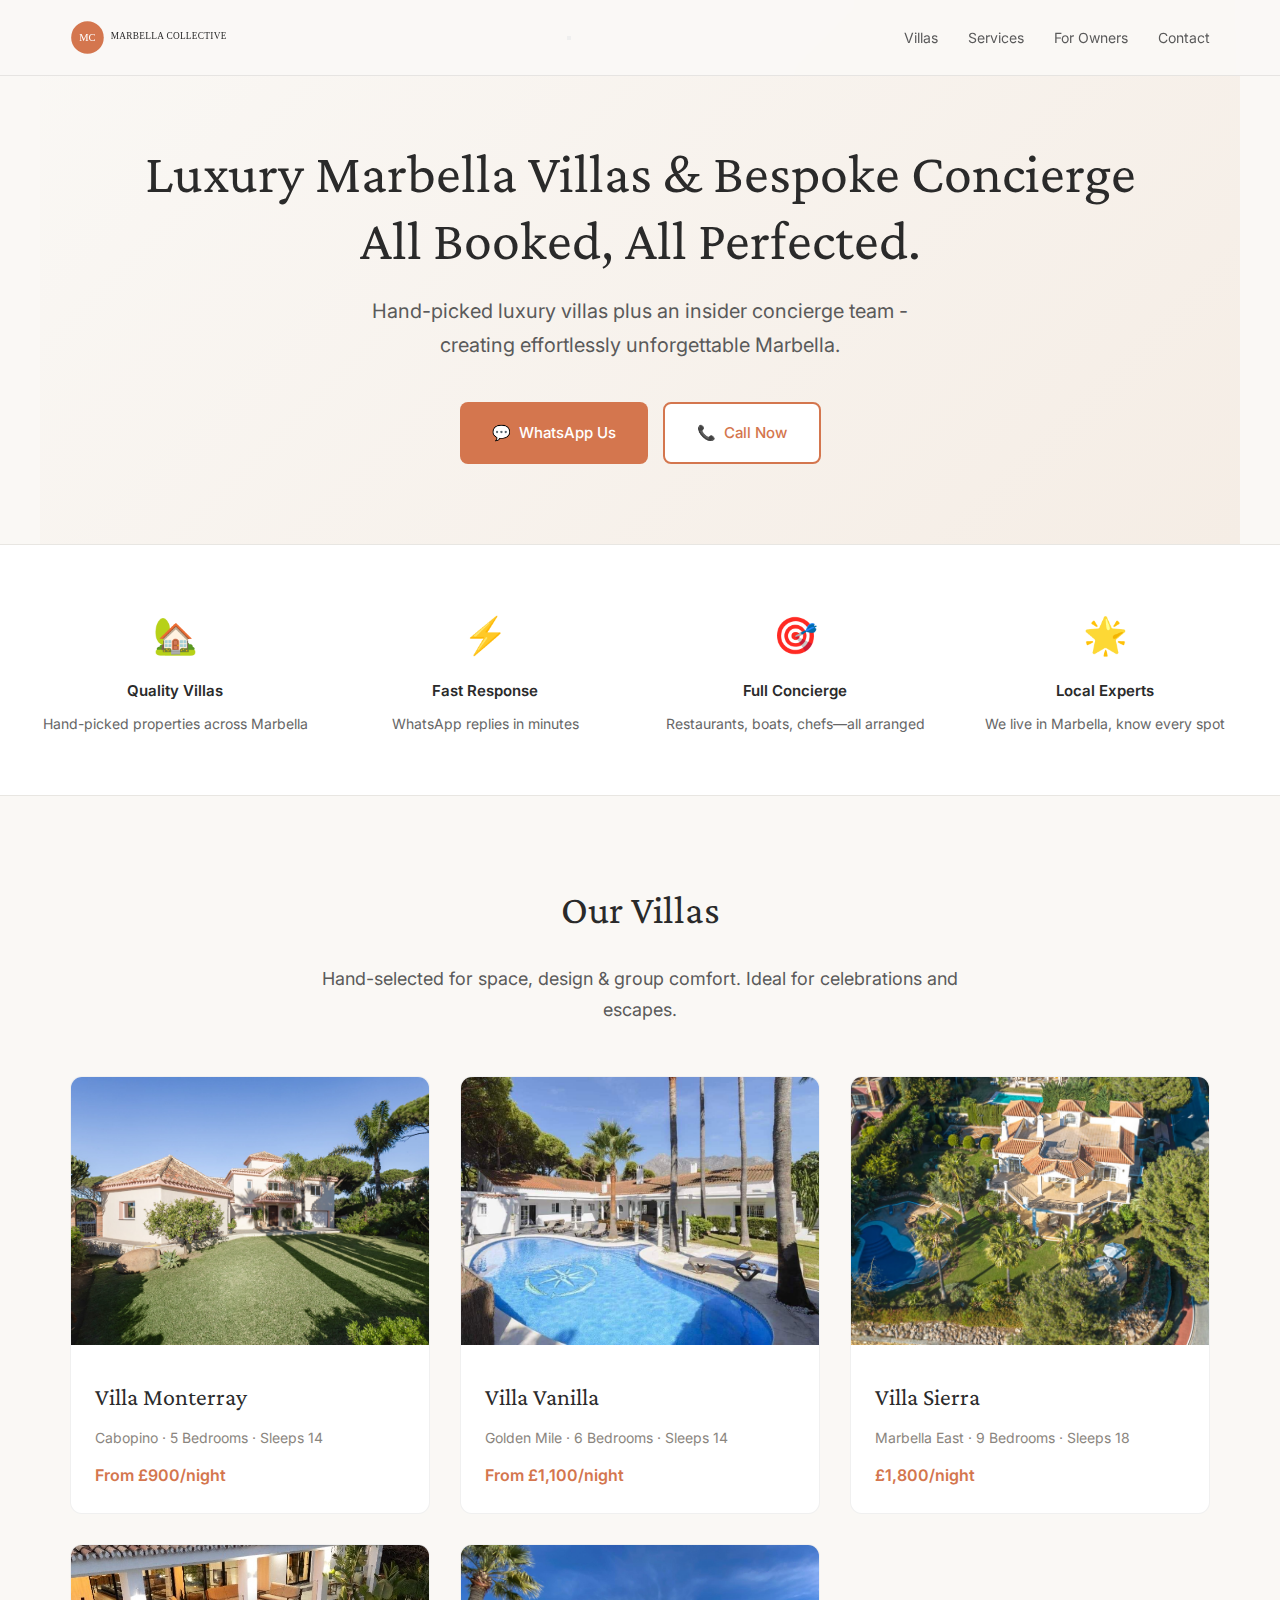
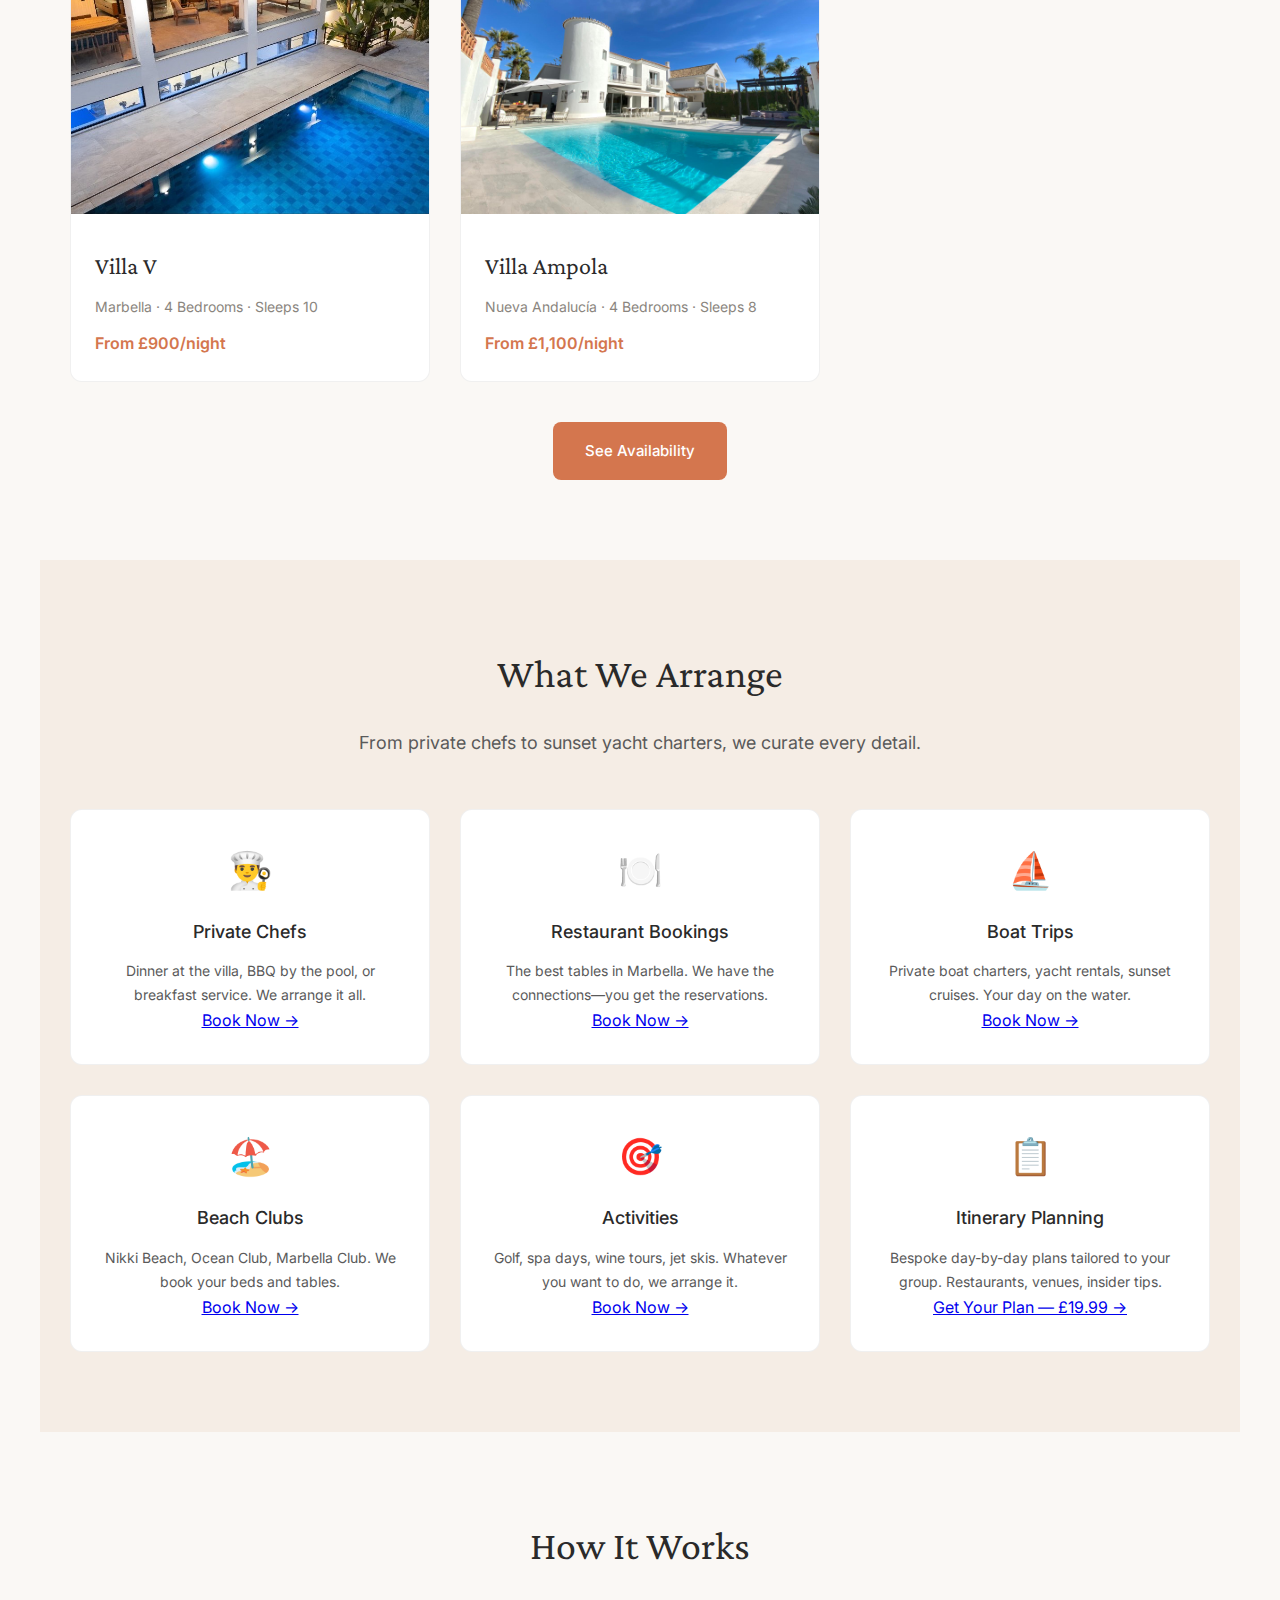
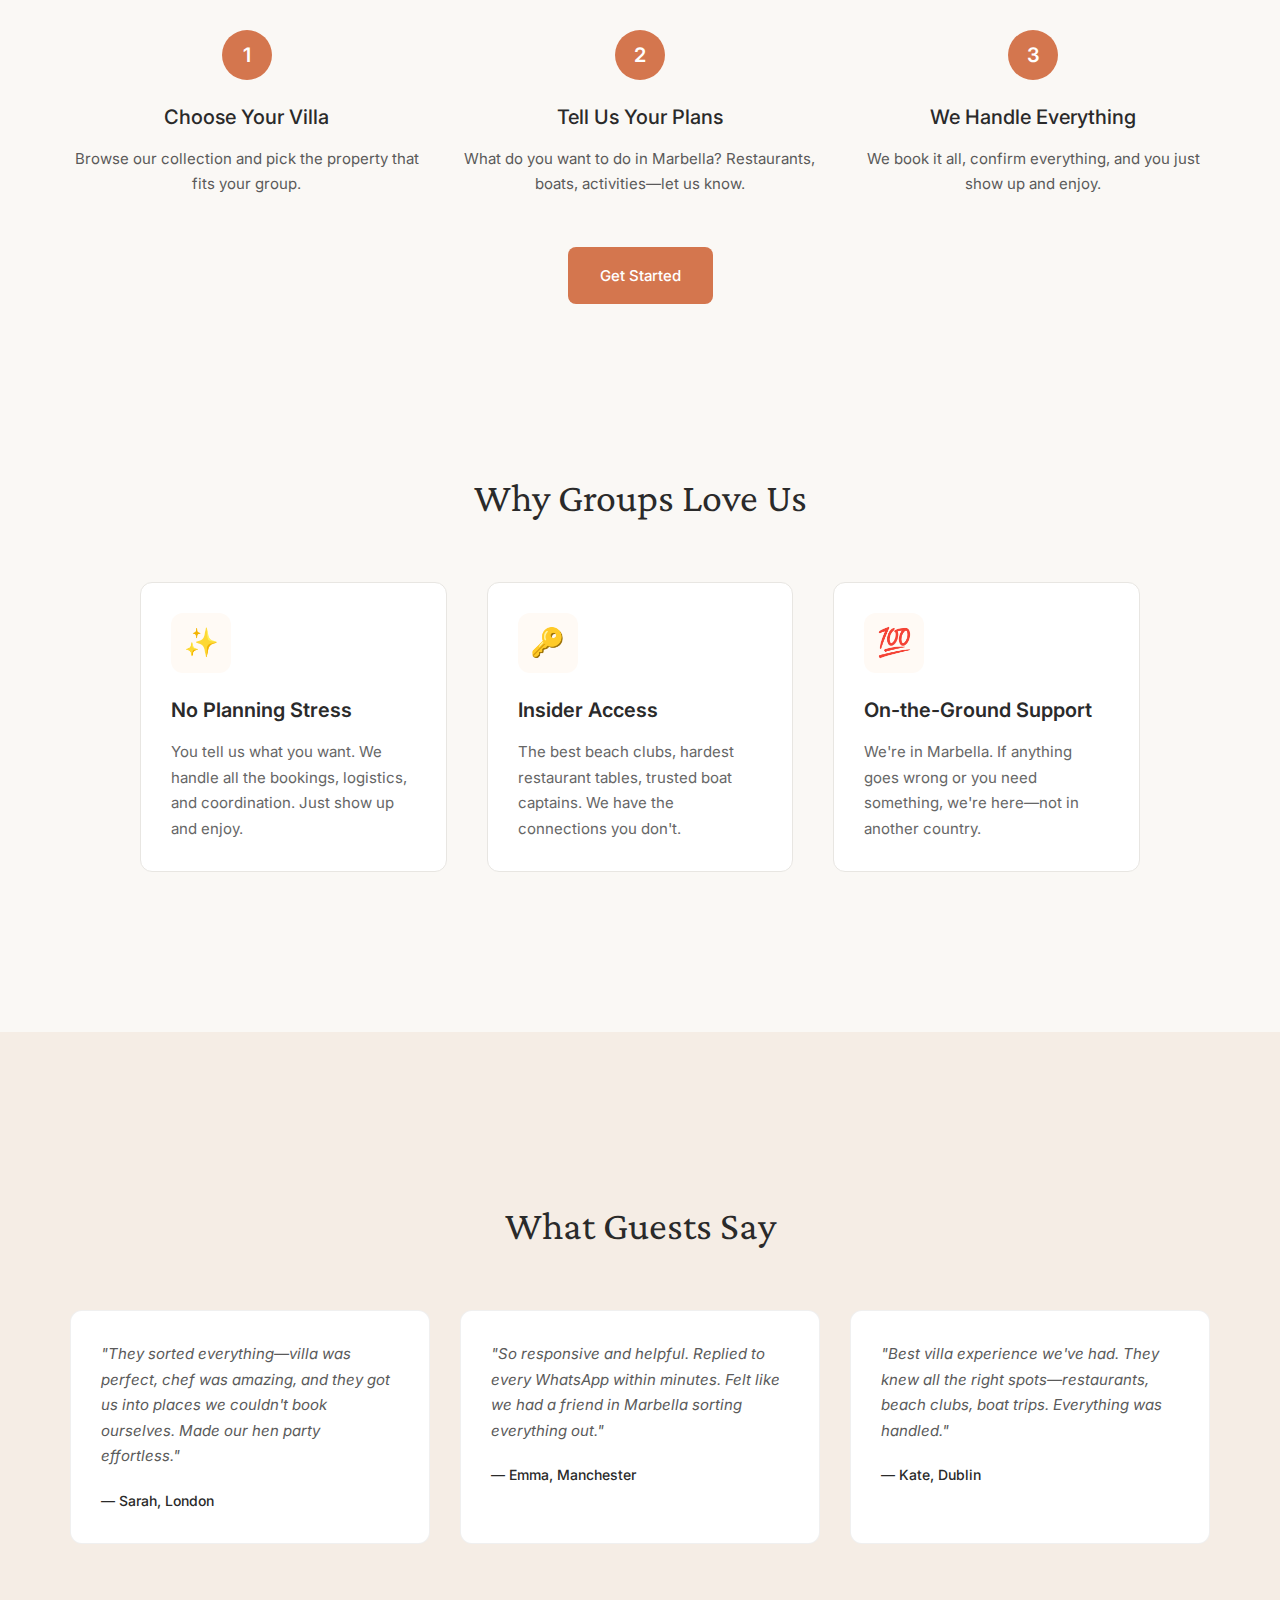
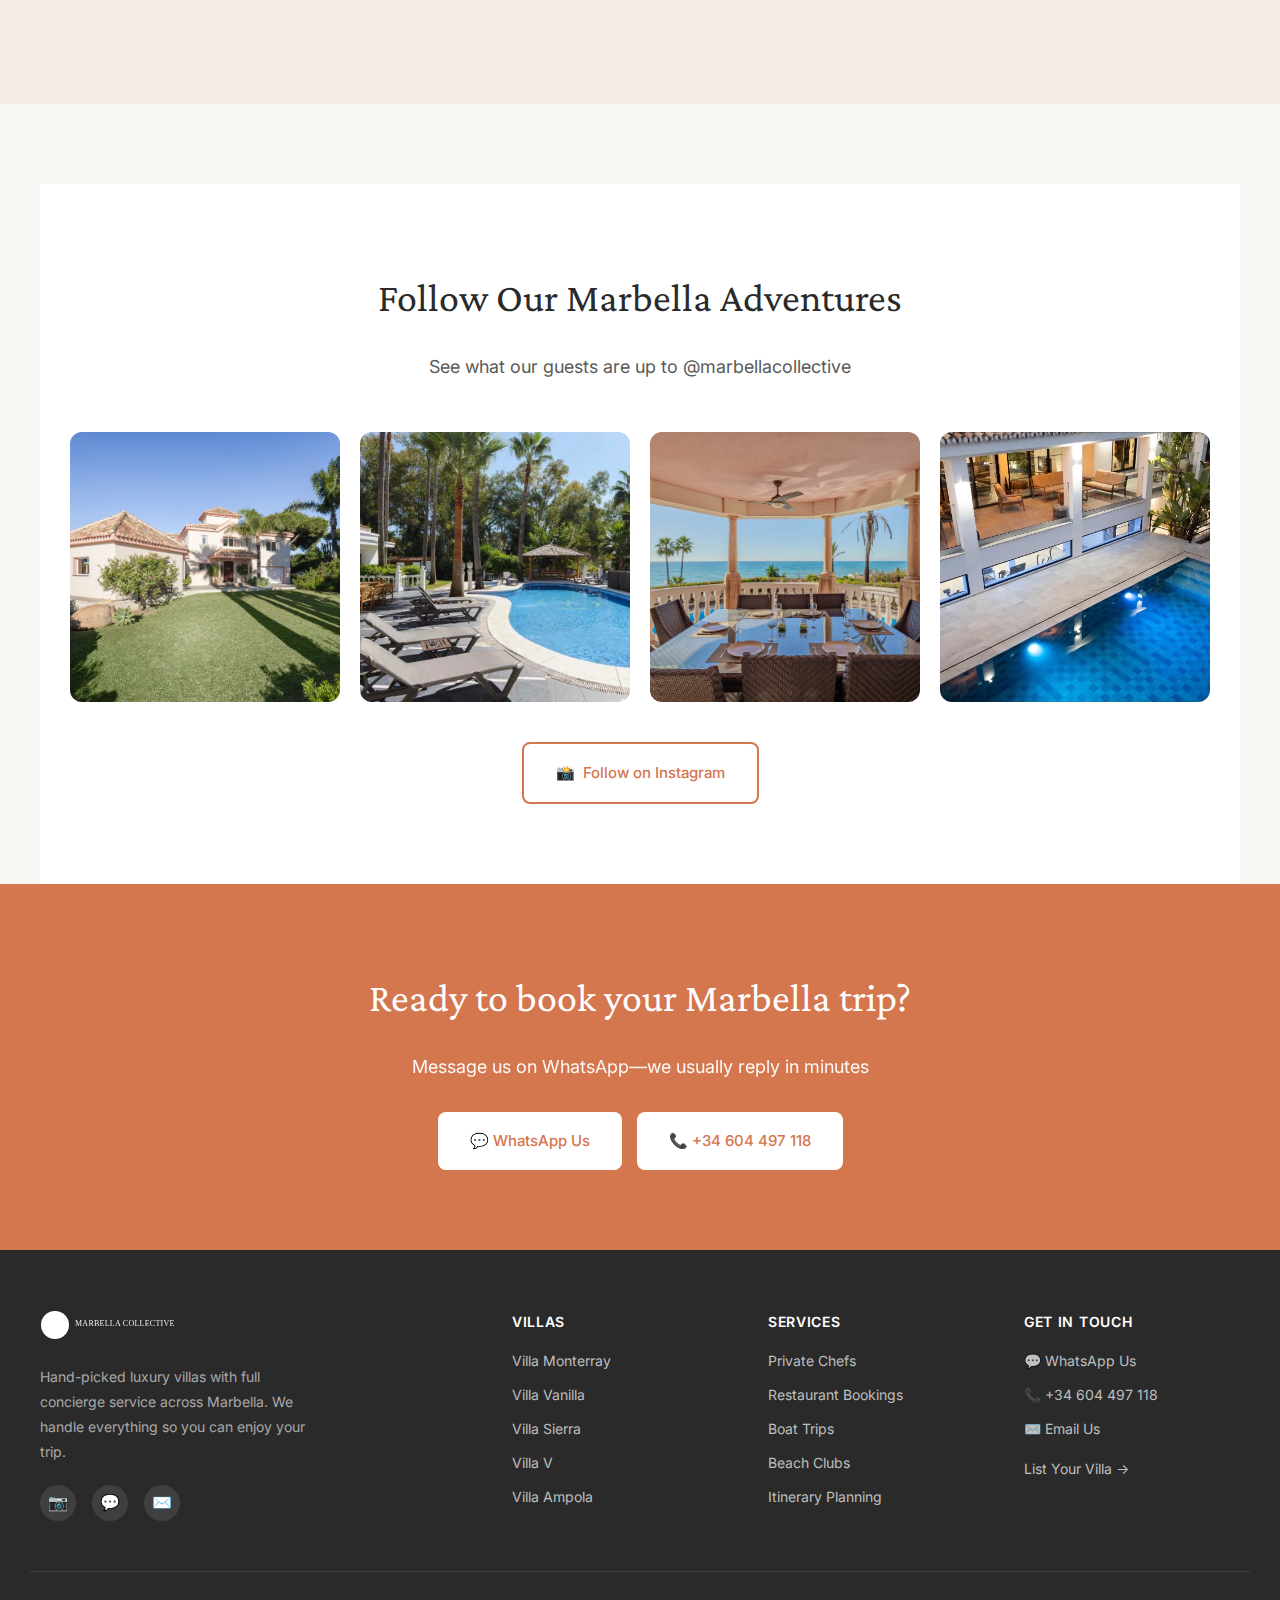
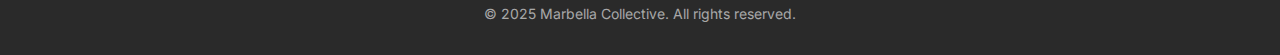
<file: index.html>
<!DOCTYPE html>
<html lang="en">
<head>
    <meta charset="UTF-8">
    <meta name="viewport" content="width=device-width, initial-scale=1.0">
    <meta name="description" content="Quality villas in Marbella with full concierge service. We handle everything | villa, restaurants, activities, chefs, boats. Perfect for groups and celebrations.">
    <link rel="icon" type="image/x-icon" href="favicon.ico">
    <link rel="apple-touch-icon" href="apple-touch-icon.png">
    <title>Marbella Collective | Villas + Concierge Service in Marbella</title>
    
    <!-- Fonts -->
    <link rel="preconnect" href="https://fonts.googleapis.com">
    <link rel="preconnect" href="https://fonts.gstatic.com" crossorigin>
    <link href="https://fonts.googleapis.com/css2?family=Crimson+Pro:wght@300;400;600&family=Inter:wght@400;500;600&display=swap" rel="stylesheet">
    
    <!-- Stylesheet -->
    <link rel="stylesheet" href="css/styles.css">
</head>
<body>

    <!-- Navigation -->
    <nav class="nav">
        <div class="nav-container">
            <a href="index.html" class="nav-logo"><img src="logo.svg" alt="Marbella Collective" style="height: 35px;"></a>
            
            <!-- Mobile menu button -->
            <button class="mobile-menu-btn" id="mobile-menu-btn" aria-label="Menu">
                <span></span>
                <span></span>
                <span></span>
            </button>
            
            <div class="nav-links" id="nav-links">
                <a href="#villas">Villas</a>
                <a href="#services">Services</a>
                <a href="for-owners.html">For Owners</a>
                <a href="#contact">Contact</a>
            </div>
        </div>
    </nav>

    <script>
        // Mobile menu toggle
        const mobileMenuBtn = document.getElementById('mobile-menu-btn');
        const navLinks = document.getElementById('nav-links');
        
        mobileMenuBtn.addEventListener('click', function() {
            navLinks.classList.toggle('active');
            mobileMenuBtn.classList.toggle('active');
        });
        
        // Close menu when clicking a link
        document.querySelectorAll('.nav-links a').forEach(link => {
            link.addEventListener('click', function() {
                navLinks.classList.remove('active');
                mobileMenuBtn.classList.remove('active');
            });
        });
    </script>

    <!-- Hero -->
    <section class="hero" style="background: linear-gradient(135deg, #faf8f5 0%, #f5ede5 100%);">
        <h1 class="hero-title">Luxury Marbella Villas &amp; Bespoke Concierge<br>All Booked, All Perfected.</h1>
        <p class="hero-subtitle">
            Hand-picked luxury villas plus an insider concierge team - creating effortlessly unforgettable Marbella.
        </p>
        <div class="cta-group">
            <a href="https://wa.me/34604497118" class="btn btn-primary">
                <span>💬</span> WhatsApp Us
            </a>
            <a href="tel:+34604497118" class="btn btn-secondary">
                <span>📞</span> Call Now
            </a>
        </div>
    </section>

    <!-- Quick Features -->
    <section style="background: white; padding: 60px 30px; border-top: 1px solid #e8e6e2; border-bottom: 1px solid #e8e6e2;">
        <div style="max-width: 1200px; margin: 0 auto; display: grid; grid-template-columns: repeat(auto-fit, minmax(200px, 1fr)); gap: 40px; text-align: center;">
            <div>
                <div style="font-size: 36px; margin-bottom: 12px;">🏡</div>
                <div style="font-weight: 600; font-size: 15px; color: #2a2a2a; margin-bottom: 8px;">Quality Villas</div>
                <div style="font-size: 14px; color: #666;">Hand-picked properties across Marbella</div>
            </div>
            <div>
                <div style="font-size: 36px; margin-bottom: 12px;">⚡</div>
                <div style="font-weight: 600; font-size: 15px; color: #2a2a2a; margin-bottom: 8px;">Fast Response</div>
                <div style="font-size: 14px; color: #666;">WhatsApp replies in minutes</div>
            </div>
            <div>
                <div style="font-size: 36px; margin-bottom: 12px;">🎯</div>
                <div style="font-weight: 600; font-size: 15px; color: #2a2a2a; margin-bottom: 8px;">Full Concierge</div>
                <div style="font-size: 14px; color: #666;">Restaurants, boats, chefs—all arranged</div>
            </div>
            <div>
                <div style="font-size: 36px; margin-bottom: 12px;">🌟</div>
                <div style="font-weight: 600; font-size: 15px; color: #2a2a2a; margin-bottom: 8px;">Local Experts</div>
                <div style="font-size: 14px; color: #666;">We live in Marbella, know every spot</div>
            </div>
        </div>
    </section>

    <!-- Villas Section -->
    <section class="section" id="villas">
        <h2 class="section-title">Our Villas</h2>
        <p class="section-subtitle">
            Hand-selected for space, design &amp; group comfort. Ideal for celebrations and escapes.
        </p>
        
        <div class="villa-grid">
            
            <a href="villa-monterray.html" class="villa-card">
                <img src="villa-monterray-hero.jpg" alt="Villa Monterray" class="villa-image">
                <div class="villa-content">
                    <h3 class="villa-name">Villa Monterray</h3>
                    <p class="villa-meta">Cabopino · 5 Bedrooms · Sleeps 14</p>
                    <p class="villa-price">From £900/night</p>
                </div>
            </a>

            <a href="villa-vanilla.html" class="villa-card">
                <img src="villa-vanilla-hero.jpg" alt="Villa Vanilla" class="villa-image">
                <div class="villa-content">
                    <h3 class="villa-name">Villa Vanilla</h3>
                    <p class="villa-meta">Golden Mile · 6 Bedrooms · Sleeps 14</p>
                    <p class="villa-price">From £1,100/night</p>
                </div>
            </a>

            <a href="villa-sierra.html" class="villa-card">
                <img src="villa-sierra-hero.jpg" alt="Villa Sierra" class="villa-image">
                <div class="villa-content">
                    <h3 class="villa-name">Villa Sierra</h3>
                    <p class="villa-meta">Marbella East · 9 Bedrooms · Sleeps 18</p>
                    <p class="villa-price">£1,800/night</p>
                </div>
            </a>

            <a href="villa-v.html" class="villa-card">
                <img src="villa-v-hero.jpg" alt="Villa V" class="villa-image">
                <div class="villa-content">
                    <h3 class="villa-name">Villa V</h3>
                    <p class="villa-meta">Marbella · 4 Bedrooms · Sleeps 10</p>
                    <p class="villa-price">From £900/night</p>
                </div>
            </a>

            <a href="villa-ampola.html" class="villa-card">
                <img src="villa-ampola-hero.jpg" alt="Villa Ampola" class="villa-image">
                <div class="villa-content">
                    <h3 class="villa-name">Villa Ampola</h3>
                    <p class="villa-meta">Nueva Andalucía · 4 Bedrooms · Sleeps 8</p>
                    <p class="villa-price">From £1,100/night</p>
                </div>
            </a>

        </div>

        <div style="text-align: center; margin-top: 40px;">
            <a href="#contact" class="btn btn-primary">See Availability</a>
        </div>
    </section>

    <!-- Services Section -->
    <section class="section" id="services" style="background: var(--sand);">
        <h2 class="section-title">What We Arrange</h2>
        <p class="section-subtitle">
            From private chefs to sunset yacht charters, we curate every detail.
        </p>
        
        <div class="services-grid">
            
            <div class="service-card">
                <div class="service-icon">👨‍🍳</div>
                <h3>Private Chefs</h3>
                <p>Dinner at the villa, BBQ by the pool, or breakfast service. We arrange it all.</p>
                <a href="https://wa.me/34604497118?text=Hi%2C%20I%27d%20like%20to%20book%20a%20private%20chef%20for%20my%20stay%20in%20Marbella.%20Can%20you%20help%3F" class="service-link" target="_blank">Book Now →</a>
            </div>

            <div class="service-card">
                <div class="service-icon">🍽️</div>
                <h3>Restaurant Bookings</h3>
                <p>The best tables in Marbella. We have the connections—you get the reservations.</p>
                <a href="https://wa.me/34604497118?text=Hi%2C%20I%27d%20like%20to%20book%20a%20restaurant%20in%20Marbella.%20Can%20you%20help%3F" class="service-link" target="_blank">Book Now →</a>
            </div>

            <div class="service-card">
                <div class="service-icon">⛵</div>
                <h3>Boat Trips</h3>
                <p>Private boat charters, yacht rentals, sunset cruises. Your day on the water.</p>
                <a href="https://wa.me/34604497118?text=Hi%2C%20I%27d%20like%20to%20book%20a%20boat%20trip%20in%20Marbella.%20Can%20you%20help%3F" class="service-link" target="_blank">Book Now →</a>
            </div>

            <div class="service-card">
                <div class="service-icon">🏖️</div>
                <h3>Beach Clubs</h3>
                <p>Nikki Beach, Ocean Club, Marbella Club. We book your beds and tables.</p>
                <a href="https://wa.me/34604497118?text=Hi%2C%20I%27d%20like%20to%20book%20a%20beach%20club%20in%20Marbella.%20Can%20you%20help%3F" class="service-link" target="_blank">Book Now →</a>
            </div>

            <div class="service-card">
                <div class="service-icon">🎯</div>
                <h3>Activities</h3>
                <p>Golf, spa days, wine tours, jet skis. Whatever you want to do, we arrange it.</p>
                <a href="https://wa.me/34604497118?text=Hi%2C%20I%27d%20like%20to%20book%20activities%20in%20Marbella.%20Can%20you%20help%3F" class="service-link" target="_blank">Book Now →</a>
            </div>

            <div class="service-card">
                <div class="service-icon">📋</div>
                <h3>Itinerary Planning</h3>
                <p>Bespoke day-by-day plans tailored to your group. Restaurants, venues, insider tips.</p>
                <a href="itinerary-planner.html" class="service-link">Get Your Plan — £19.99 →</a>
            </div>

        </div>
    </section>

    <!-- How It Works -->
    <section class="section">
        <h2 class="section-title">How It Works</h2>
        
        <div class="steps-grid">
            
            <div class="step">
                <div class="step-number">1</div>
                <h3>Choose Your Villa</h3>
                <p>Browse our collection and pick the property that fits your group.</p>
            </div>

            <div class="step">
                <div class="step-number">2</div>
                <h3>Tell Us Your Plans</h3>
                <p>What do you want to do in Marbella? Restaurants, boats, activities—let us know.</p>
            </div>

            <div class="step">
                <div class="step-number">3</div>
                <h3>We Handle Everything</h3>
                <p>We book it all, confirm everything, and you just show up and enjoy.</p>
            </div>

        </div>

        <div style="text-align: center; margin-top: 50px;">
            <a href="https://wa.me/34604497118?text=Hi! I'd like to book a villa" class="btn btn-primary">Get Started</a>
        </div>
    </section>

    <!-- Why Choose Us -->
    <section class="section">
        <h2 class="section-title">Why Groups Love Us</h2>
        <div style="max-width: 1000px; margin: 0 auto; display: grid; grid-template-columns: repeat(auto-fit, minmax(280px, 1fr)); gap: 40px;">
            
            <div style="background: white; padding: 30px; border-radius: 12px; border: 1px solid #e8e6e2;">
                <div style="width: 60px; height: 60px; background: #fffaf5; border-radius: 12px; display: flex; align-items: center; justify-content: center; font-size: 28px; margin-bottom: 20px;">✨</div>
                <h3 style="font-size: 20px; font-weight: 600; margin-bottom: 12px; color: #2a2a2a;">No Planning Stress</h3>
                <p style="font-size: 15px; line-height: 1.7; color: #666;">You tell us what you want. We handle all the bookings, logistics, and coordination. Just show up and enjoy.</p>
            </div>

            <div style="background: white; padding: 30px; border-radius: 12px; border: 1px solid #e8e6e2;">
                <div style="width: 60px; height: 60px; background: #fffaf5; border-radius: 12px; display: flex; align-items: center; justify-content: center; font-size: 28px; margin-bottom: 20px;">🔑</div>
                <h3 style="font-size: 20px; font-weight: 600; margin-bottom: 12px; color: #2a2a2a;">Insider Access</h3>
                <p style="font-size: 15px; line-height: 1.7; color: #666;">The best beach clubs, hardest restaurant tables, trusted boat captains. We have the connections you don't.</p>
            </div>

            <div style="background: white; padding: 30px; border-radius: 12px; border: 1px solid #e8e6e2;">
                <div style="width: 60px; height: 60px; background: #fffaf5; border-radius: 12px; display: flex; align-items: center; justify-content: center; font-size: 28px; margin-bottom: 20px;">💯</div>
                <h3 style="font-size: 20px; font-weight: 600; margin-bottom: 12px; color: #2a2a2a;">On-the-Ground Support</h3>
                <p style="font-size: 15px; line-height: 1.7; color: #666;">We're in Marbella. If anything goes wrong or you need something, we're here—not in another country.</p>
            </div>

        </div>
    </section>

    <!-- Testimonials -->
    <div class="testimonials">
        <div class="section">
            <h2 class="section-title">What Guests Say</h2>
            
            <div class="testimonial-grid">
                
                <div class="testimonial">
                    <p class="testimonial-text">
                        "They sorted everything—villa was perfect, chef was amazing, and they got us into places we couldn't book ourselves. Made our hen party effortless."
                    </p>
                    <div class="testimonial-author">— Sarah, London</div>
                </div>

                <div class="testimonial">
                    <p class="testimonial-text">
                        "So responsive and helpful. Replied to every WhatsApp within minutes. Felt like we had a friend in Marbella sorting everything out."
                    </p>
                    <div class="testimonial-author">— Emma, Manchester</div>
                </div>

                <div class="testimonial">
                    <p class="testimonial-text">
                        "Best villa experience we've had. They knew all the right spots—restaurants, beach clubs, boat trips. Everything was handled."
                    </p>
                    <div class="testimonial-author">— Kate, Dublin</div>
                </div>

            </div>
        </div>
    </div>

    <!-- Instagram Section -->
    <section class="section" style="background: white;">
        <h2 class="section-title">Follow Our Marbella Adventures</h2>
        <p class="section-subtitle">See what our guests are up to @marbellacollective</p>
        
        <div style="display: grid; grid-template-columns: repeat(auto-fit, minmax(250px, 1fr)); gap: 20px; max-width: 1200px; margin: 40px auto 0;">
            <div style="aspect-ratio: 1; background: var(--sand); border-radius: 12px; overflow: hidden;">
                <img src="villa-monterray-hero.jpg" alt="Villa Monterray" style="width: 100%; height: 100%; object-fit: cover;">
            </div>
            <div style="aspect-ratio: 1; background: var(--sand); border-radius: 12px; overflow: hidden;">
                <img src="vanilla-pool.jpg" alt="Villa Vanilla pool" style="width: 100%; height: 100%; object-fit: cover;">
            </div>
            <div style="aspect-ratio: 1; background: var(--sand); border-radius: 12px; overflow: hidden;">
                <img src="monterray-dining-seaview.jpg" alt="Villa Monterray dining" style="width: 100%; height: 100%; object-fit: cover;">
            </div>
            <div style="aspect-ratio: 1; background: var(--sand); border-radius: 12px; overflow: hidden;">
                <img src="villa-v-hero.jpg" alt="Villa V" style="width: 100%; height: 100%; object-fit: cover;">
            </div>
        </div>

        <div style="text-align: center; margin-top: 40px;">
            <a href="https://www.instagram.com/marbellacollective/" target="_blank" class="btn btn-secondary" style="display: inline-flex; align-items: center; gap: 8px;">
                <span>📸</span> Follow on Instagram
            </a>
        </div>
    </section>

    <!-- CTA Section -->
    <section class="cta-section" id="contact">
        <h2>Ready to book your Marbella trip?</h2>
        <p>Message us on WhatsApp—we usually reply in minutes</p>
        <div class="cta-group">
            <a href="https://wa.me/34604497118?text=Hi! I'd like to book a villa in Marbella" class="btn">
                💬 WhatsApp Us
            </a>
            <a href="tel:+34604497118" class="btn">
                📞 +34 604 497 118
            </a>
        </div>
    </section>

    <!-- Footer -->
    <footer class="footer">
        <div class="footer-content" style="grid-template-columns: 2fr 1fr 1fr 1fr;">
            
            <div>
                <img src="logo.svg" alt="Marbella Collective" style="height: 30px; margin-bottom: 16px; filter: brightness(0) invert(1);">
                <p style="color: rgba(255,255,255,0.6); font-size: 14px; line-height: 1.8; max-width: 280px;">
                    Hand-picked luxury villas with full concierge service across Marbella. We handle everything so you can enjoy your trip.
                </p>
                <div style="margin-top: 20px; display: flex; gap: 16px;">
                    <a href="https://www.instagram.com/marbellacollective/" style="display: inline-flex; align-items: center; justify-content: center; width: 36px; height: 36px; border-radius: 50%; background: rgba(255,255,255,0.1); color: white; font-size: 16px; text-decoration: none;">📷</a>
                    <a href="https://wa.me/34604497118" style="display: inline-flex; align-items: center; justify-content: center; width: 36px; height: 36px; border-radius: 50%; background: rgba(255,255,255,0.1); color: white; font-size: 16px; text-decoration: none;">💬</a>
                    <a href="mailto:bookings@marbellacollective.co" style="display: inline-flex; align-items: center; justify-content: center; width: 36px; height: 36px; border-radius: 50%; background: rgba(255,255,255,0.1); color: white; font-size: 16px; text-decoration: none;">✉️</a>
                </div>
            </div>

            <div>
                <h4>Villas</h4>
                <a href="villa-monterray.html">Villa Monterray</a>
                <a href="villa-vanilla.html">Villa Vanilla</a>
                <a href="villa-sierra.html">Villa Sierra</a>
                <a href="villa-v.html">Villa V</a>
                <a href="villa-ampola.html">Villa Ampola</a>
            </div>

            <div>
                <h4>Services</h4>
                <a href="#services">Private Chefs</a>
                <a href="#services">Restaurant Bookings</a>
                <a href="#services">Boat Trips</a>
                <a href="#services">Beach Clubs</a>
                <a href="itinerary-planner.html">Itinerary Planning</a>
            </div>

            <div>
                <h4>Get in Touch</h4>
                <a href="https://wa.me/34604497118">💬 WhatsApp Us</a>
                <a href="tel:+34604497118">📞 +34 604 497 118</a>
                <a href="mailto:bookings@marbellacollective.co">✉️ Email Us</a>
                <a href="for-owners.html" style="margin-top: 16px; display: block;">List Your Villa →</a>
            </div>

        </div>

        <div class="footer-bottom">
            <p>&copy; 2025 Marbella Collective. All rights reserved.</p>
        </div>
    </footer>

</body>
</html>
</file>
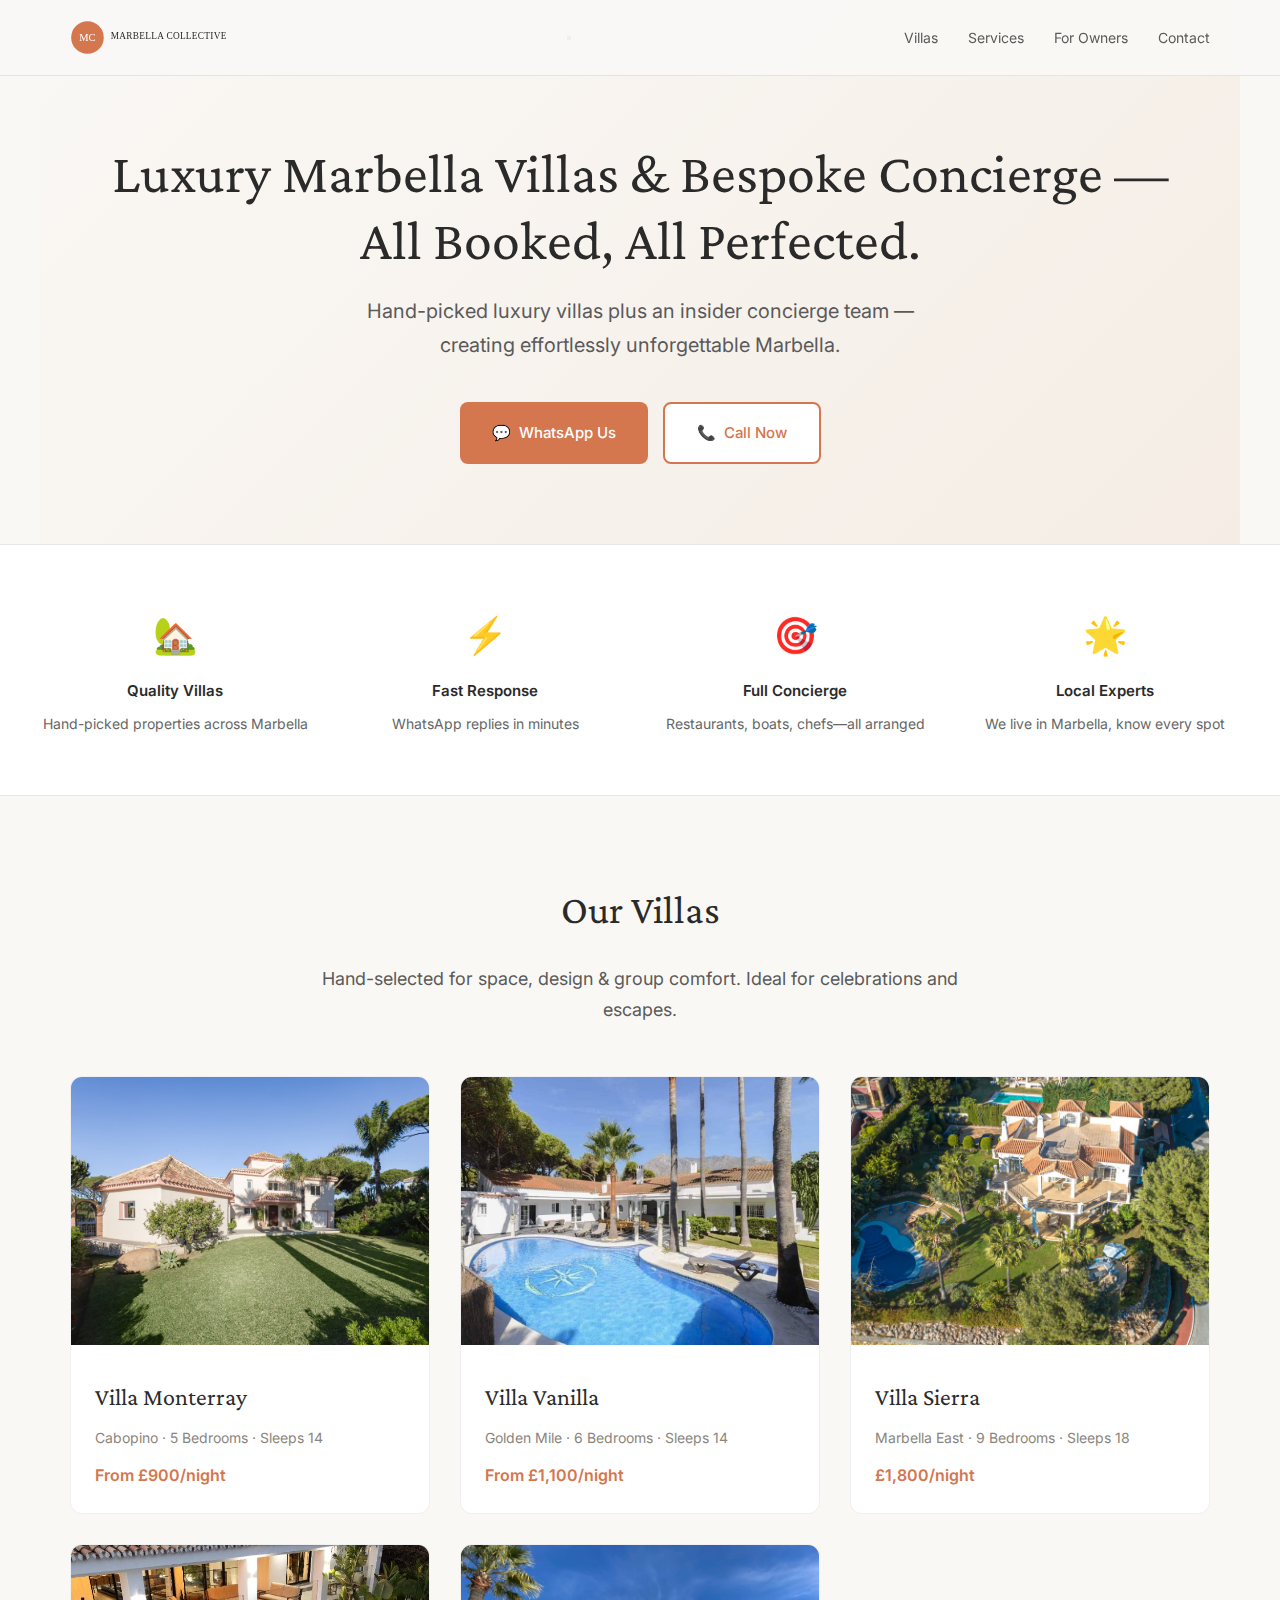
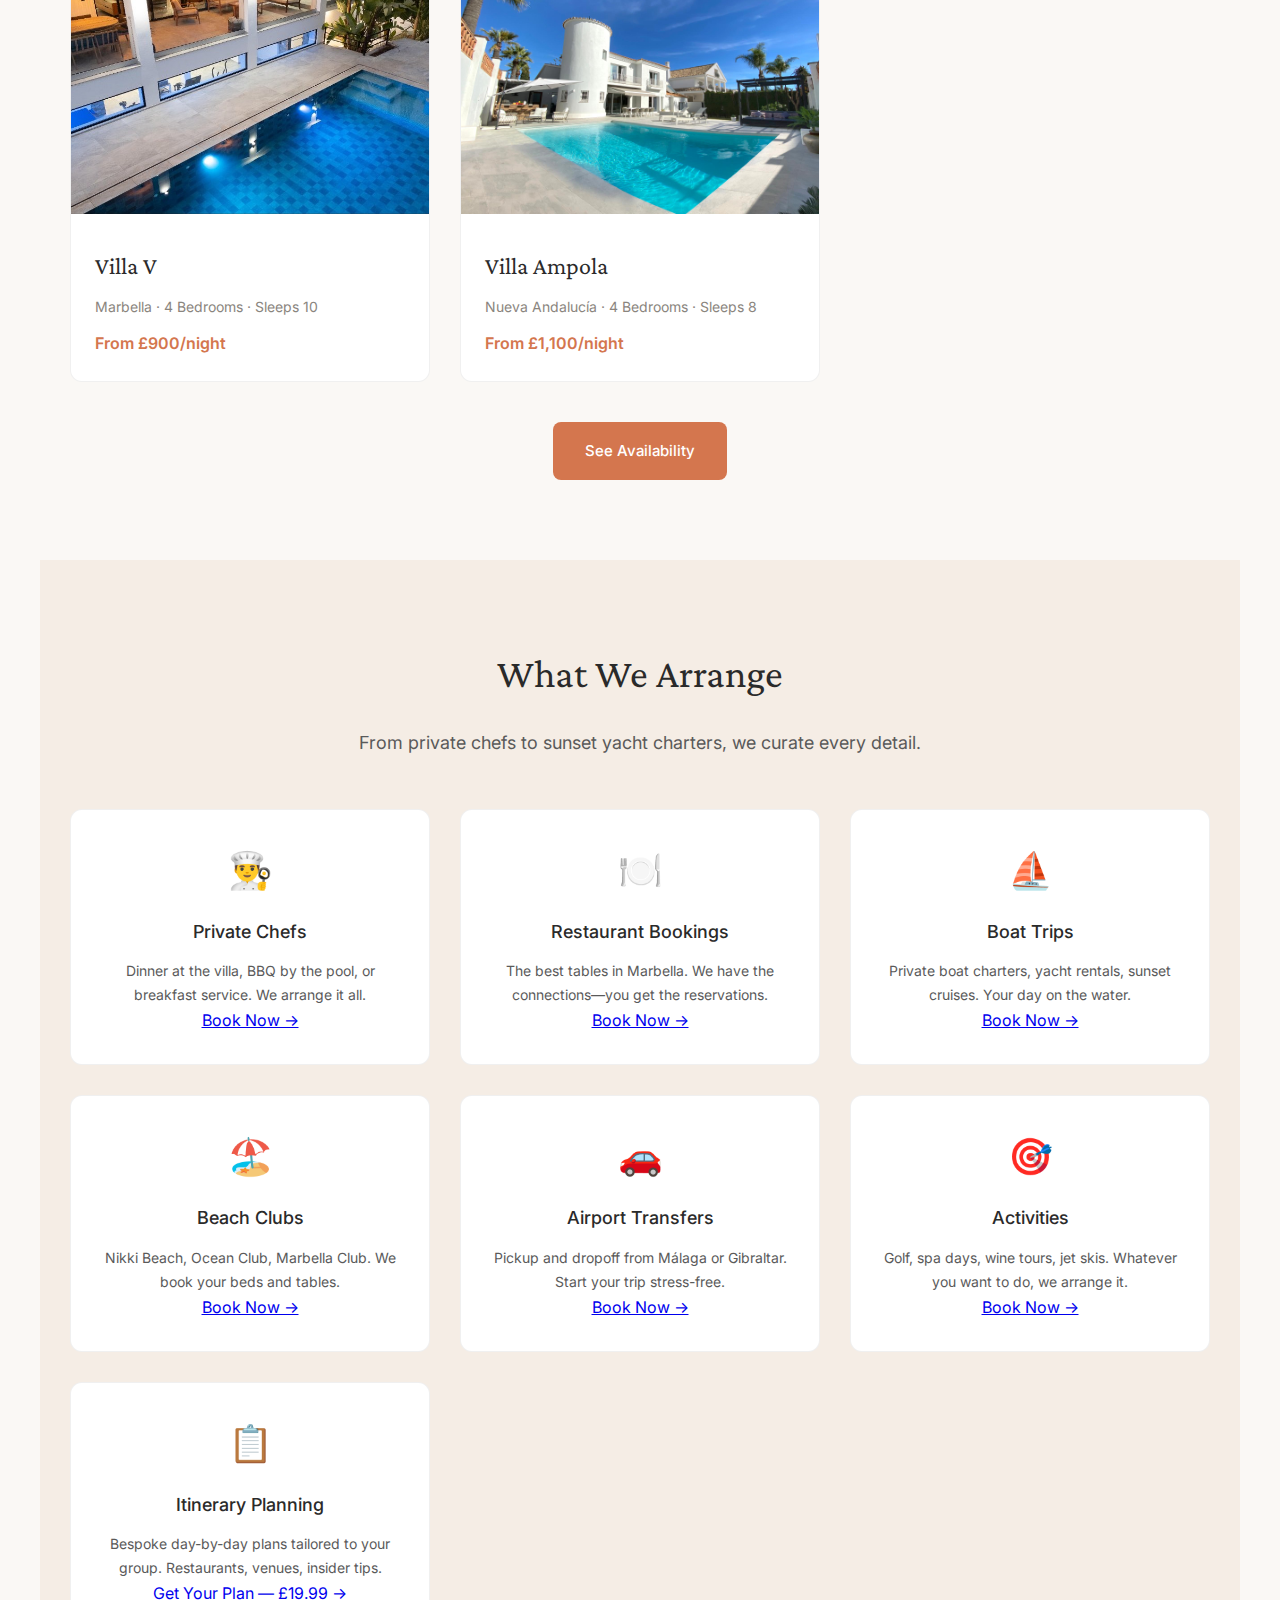
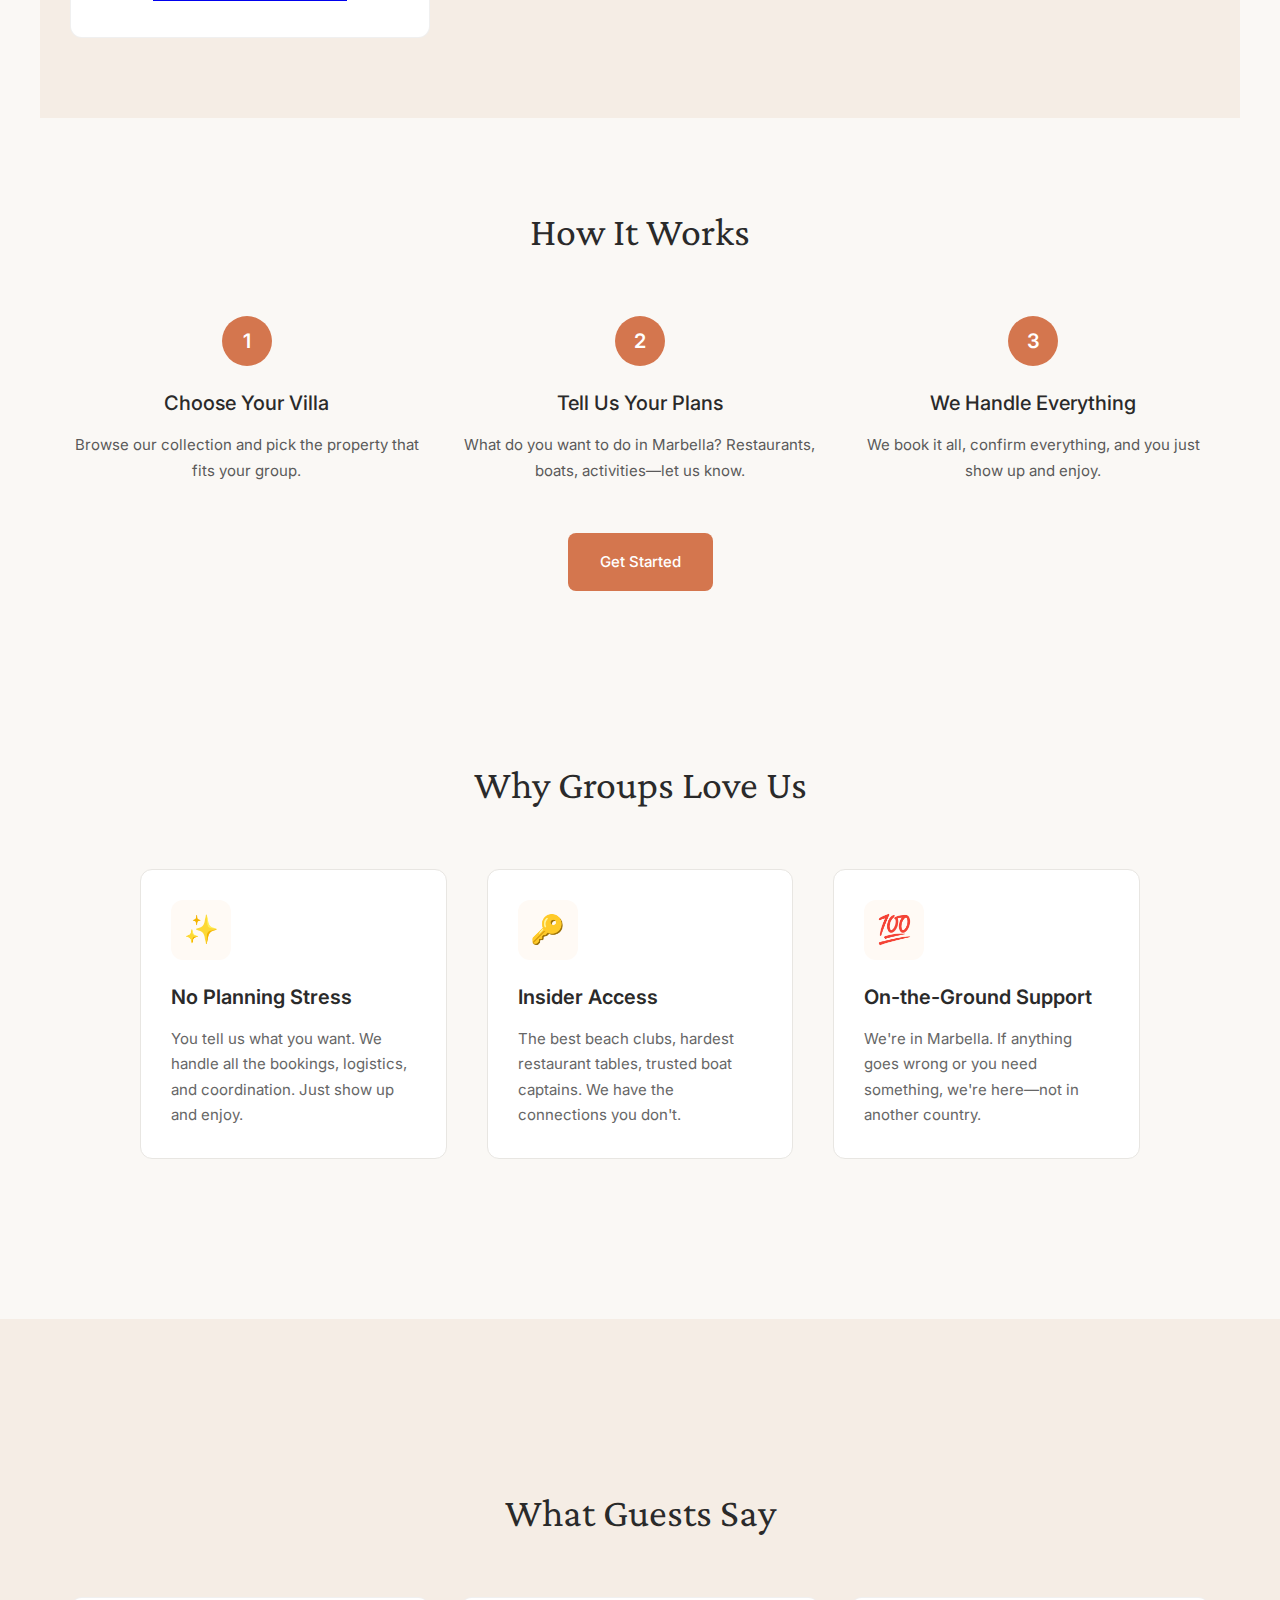
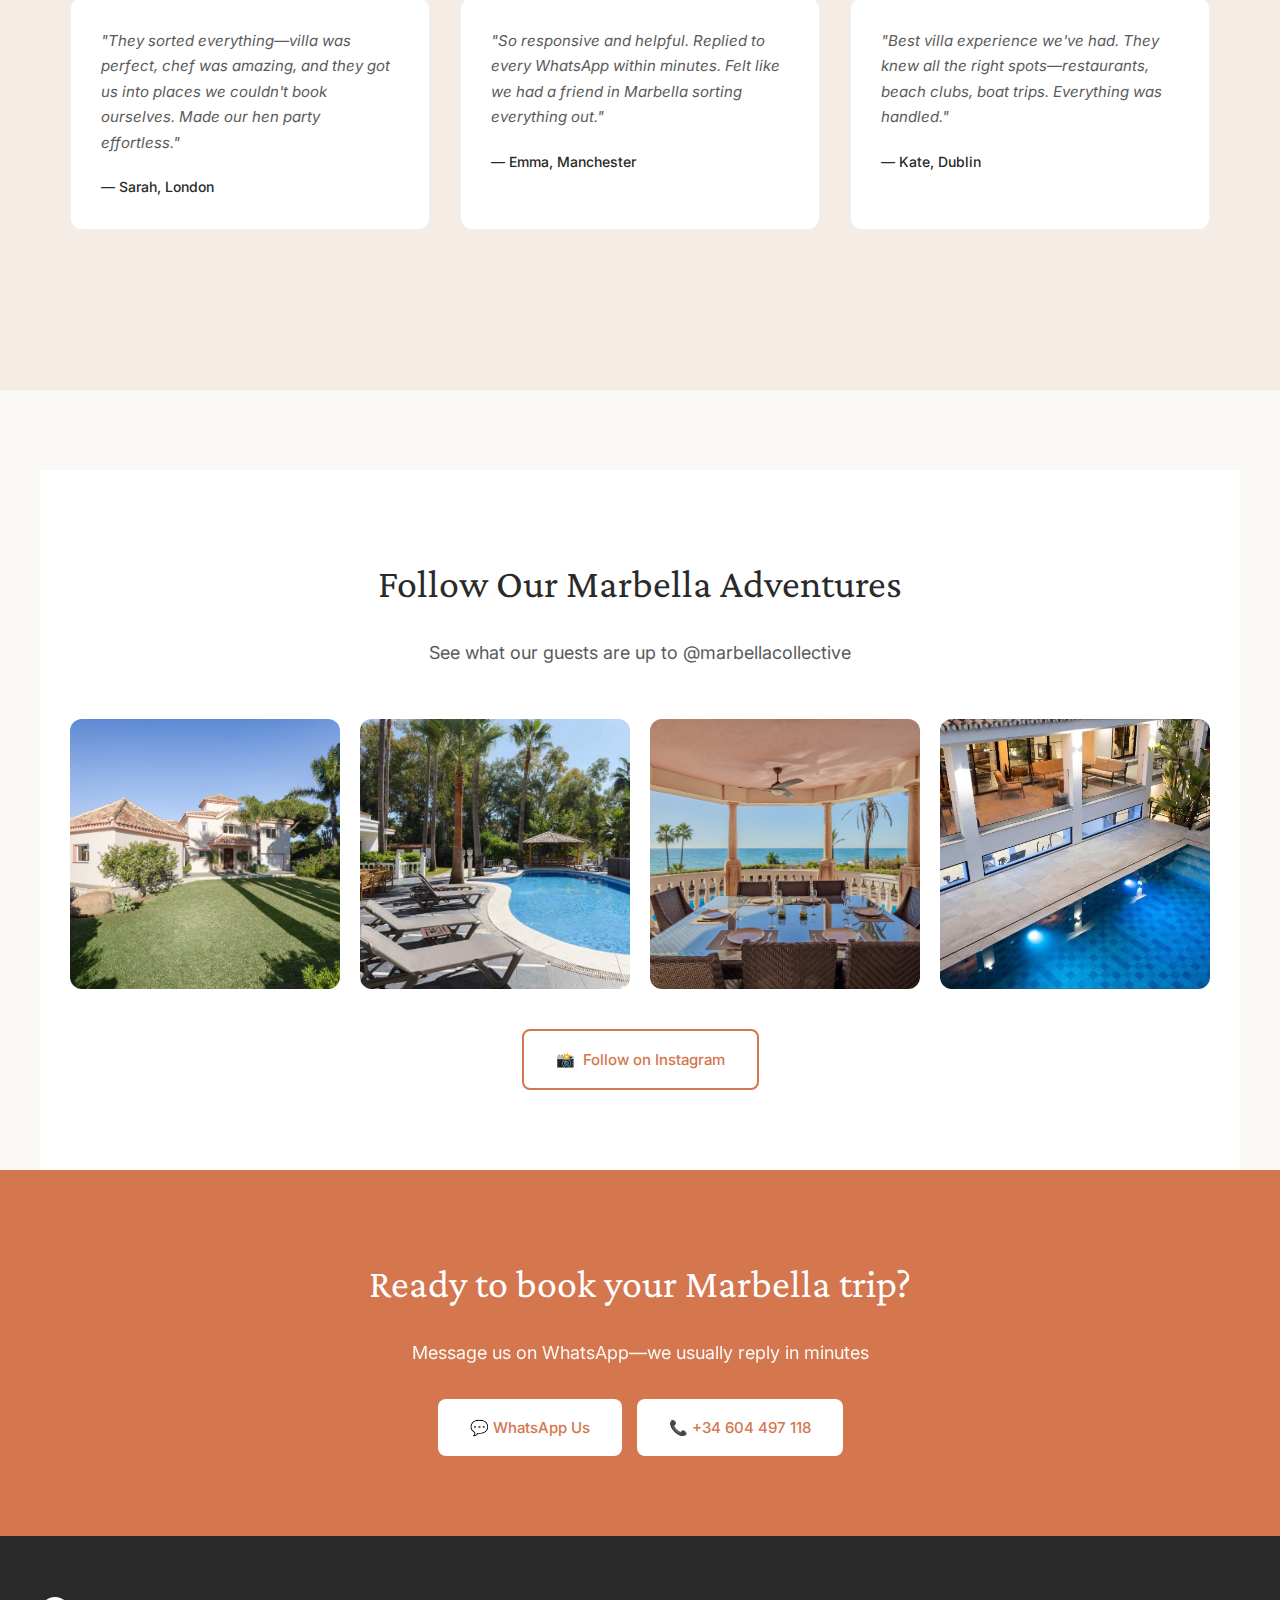
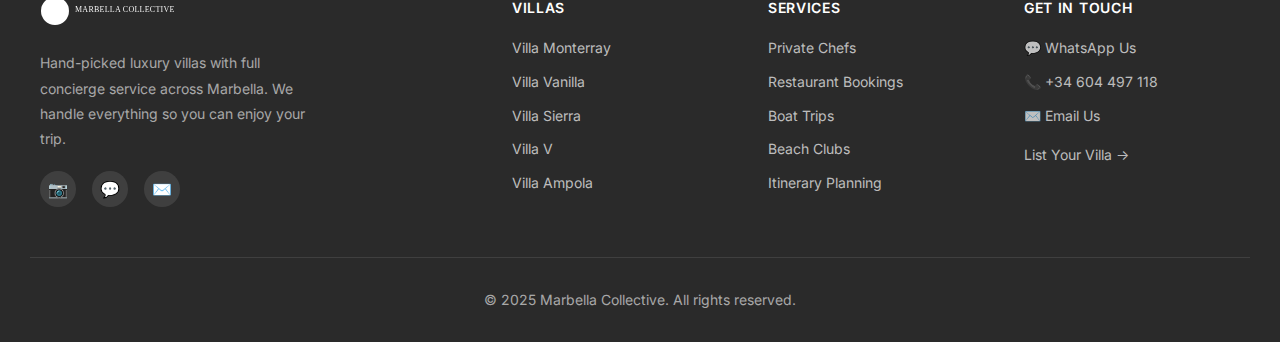
<file: 1index.html>
<!DOCTYPE html>
<html lang="en">
<head>
    <meta charset="UTF-8">
    <meta name="viewport" content="width=device-width, initial-scale=1.0">
    <meta name="description" content="Quality villas in Marbella with full concierge service. We handle everything | villa, restaurants, activities, chefs, boats. Perfect for groups and celebrations.">
    <link rel="icon" type="image/x-icon" href="favicon.ico">
    <link rel="apple-touch-icon" href="apple-touch-icon.png">
    <title>Marbella Collective | Villas + Concierge Service in Marbella</title>
    
    <!-- Fonts -->
    <link rel="preconnect" href="https://fonts.googleapis.com">
    <link rel="preconnect" href="https://fonts.gstatic.com" crossorigin>
    <link href="https://fonts.googleapis.com/css2?family=Crimson+Pro:wght@300;400;600&family=Inter:wght@400;500;600&display=swap" rel="stylesheet">
    
    <!-- Stylesheet -->
    <link rel="stylesheet" href="css/styles.css">
</head>
<body>

    <!-- Navigation -->
    <nav class="nav">
        <div class="nav-container">
            <a href="index.html" class="nav-logo"><img src="logo.svg" alt="Marbella Collective" style="height: 35px;"></a>
            
            <!-- Mobile menu button -->
            <button class="mobile-menu-btn" id="mobile-menu-btn" aria-label="Menu">
                <span></span>
                <span></span>
                <span></span>
            </button>
            
            <div class="nav-links" id="nav-links">
                <a href="#villas">Villas</a>
                <a href="#services">Services</a>
                <a href="for-owners.html">For Owners</a>
                <a href="#contact">Contact</a>
            </div>
        </div>
    </nav>

    <script>
        // Mobile menu toggle
        const mobileMenuBtn = document.getElementById('mobile-menu-btn');
        const navLinks = document.getElementById('nav-links');
        
        mobileMenuBtn.addEventListener('click', function() {
            navLinks.classList.toggle('active');
            mobileMenuBtn.classList.toggle('active');
        });
        
        // Close menu when clicking a link
        document.querySelectorAll('.nav-links a').forEach(link => {
            link.addEventListener('click', function() {
                navLinks.classList.remove('active');
                mobileMenuBtn.classList.remove('active');
            });
        });
    </script>

    <!-- Hero -->
    <section class="hero" style="background: linear-gradient(135deg, #faf8f5 0%, #f5ede5 100%);">
        <h1 class="hero-title">Luxury Marbella Villas &amp; Bespoke Concierge —<br>All Booked, All Perfected.</h1>
        <p class="hero-subtitle">
            Hand-picked luxury villas plus an insider concierge team — creating effortlessly unforgettable Marbella.
        </p>
        <div class="cta-group">
            <a href="https://wa.me/34604497118" class="btn btn-primary">
                <span>💬</span> WhatsApp Us
            </a>
            <a href="tel:+34604497118" class="btn btn-secondary">
                <span>📞</span> Call Now
            </a>
        </div>
    </section>

    <!-- Quick Features -->
    <section style="background: white; padding: 60px 30px; border-top: 1px solid #e8e6e2; border-bottom: 1px solid #e8e6e2;">
        <div style="max-width: 1200px; margin: 0 auto; display: grid; grid-template-columns: repeat(auto-fit, minmax(200px, 1fr)); gap: 40px; text-align: center;">
            <div>
                <div style="font-size: 36px; margin-bottom: 12px;">🏡</div>
                <div style="font-weight: 600; font-size: 15px; color: #2a2a2a; margin-bottom: 8px;">Quality Villas</div>
                <div style="font-size: 14px; color: #666;">Hand-picked properties across Marbella</div>
            </div>
            <div>
                <div style="font-size: 36px; margin-bottom: 12px;">⚡</div>
                <div style="font-weight: 600; font-size: 15px; color: #2a2a2a; margin-bottom: 8px;">Fast Response</div>
                <div style="font-size: 14px; color: #666;">WhatsApp replies in minutes</div>
            </div>
            <div>
                <div style="font-size: 36px; margin-bottom: 12px;">🎯</div>
                <div style="font-weight: 600; font-size: 15px; color: #2a2a2a; margin-bottom: 8px;">Full Concierge</div>
                <div style="font-size: 14px; color: #666;">Restaurants, boats, chefs—all arranged</div>
            </div>
            <div>
                <div style="font-size: 36px; margin-bottom: 12px;">🌟</div>
                <div style="font-weight: 600; font-size: 15px; color: #2a2a2a; margin-bottom: 8px;">Local Experts</div>
                <div style="font-size: 14px; color: #666;">We live in Marbella, know every spot</div>
            </div>
        </div>
    </section>

    <!-- Villas Section -->
    <section class="section" id="villas">
        <h2 class="section-title">Our Villas</h2>
        <p class="section-subtitle">
            Hand-selected for space, design &amp; group comfort. Ideal for celebrations and escapes.
        </p>
        
        <div class="villa-grid">
            
            <a href="villa-monterray.html" class="villa-card">
                <img src="villa-monterray-hero.jpg" alt="Villa Monterray" class="villa-image">
                <div class="villa-content">
                    <h3 class="villa-name">Villa Monterray</h3>
                    <p class="villa-meta">Cabopino · 5 Bedrooms · Sleeps 14</p>
                    <p class="villa-price">From £900/night</p>
                </div>
            </a>

            <a href="villa-vanilla.html" class="villa-card">
                <img src="villa-vanilla-hero.jpg" alt="Villa Vanilla" class="villa-image">
                <div class="villa-content">
                    <h3 class="villa-name">Villa Vanilla</h3>
                    <p class="villa-meta">Golden Mile · 6 Bedrooms · Sleeps 14</p>
                    <p class="villa-price">From £1,100/night</p>
                </div>
            </a>

            <a href="villa-sierra.html" class="villa-card">
                <img src="villa-sierra-hero.jpg" alt="Villa Sierra" class="villa-image">
                <div class="villa-content">
                    <h3 class="villa-name">Villa Sierra</h3>
                    <p class="villa-meta">Marbella East · 9 Bedrooms · Sleeps 18</p>
                    <p class="villa-price">£1,800/night</p>
                </div>
            </a>

            <a href="villa-v.html" class="villa-card">
                <img src="villa-v-hero.jpg" alt="Villa V" class="villa-image">
                <div class="villa-content">
                    <h3 class="villa-name">Villa V</h3>
                    <p class="villa-meta">Marbella · 4 Bedrooms · Sleeps 10</p>
                    <p class="villa-price">From £900/night</p>
                </div>
            </a>

            <a href="villa-ampola.html" class="villa-card">
                <img src="villa-ampola-hero.jpg" alt="Villa Ampola" class="villa-image">
                <div class="villa-content">
                    <h3 class="villa-name">Villa Ampola</h3>
                    <p class="villa-meta">Nueva Andalucía · 4 Bedrooms · Sleeps 8</p>
                    <p class="villa-price">From £1,100/night</p>
                </div>
            </a>

        </div>

        <div style="text-align: center; margin-top: 40px;">
            <a href="#contact" class="btn btn-primary">See Availability</a>
        </div>
    </section>

    <!-- Services Section -->
    <section class="section" id="services" style="background: var(--sand);">
        <h2 class="section-title">What We Arrange</h2>
        <p class="section-subtitle">
            From private chefs to sunset yacht charters, we curate every detail.
        </p>
        
        <div class="services-grid">
            
            <div class="service-card">
                <div class="service-icon">👨‍🍳</div>
                <h3>Private Chefs</h3>
                <p>Dinner at the villa, BBQ by the pool, or breakfast service. We arrange it all.</p>
                <a href="https://wa.me/34604497118?text=Hi%2C%20I%27d%20like%20to%20book%20a%20private%20chef%20for%20my%20stay%20in%20Marbella.%20Can%20you%20help%3F" class="service-link" target="_blank">Book Now →</a>
            </div>

            <div class="service-card">
                <div class="service-icon">🍽️</div>
                <h3>Restaurant Bookings</h3>
                <p>The best tables in Marbella. We have the connections—you get the reservations.</p>
                <a href="https://wa.me/34604497118?text=Hi%2C%20I%27d%20like%20to%20book%20a%20restaurant%20in%20Marbella.%20Can%20you%20help%3F" class="service-link" target="_blank">Book Now →</a>
            </div>

            <div class="service-card">
                <div class="service-icon">⛵</div>
                <h3>Boat Trips</h3>
                <p>Private boat charters, yacht rentals, sunset cruises. Your day on the water.</p>
                <a href="https://wa.me/34604497118?text=Hi%2C%20I%27d%20like%20to%20book%20a%20boat%20trip%20in%20Marbella.%20Can%20you%20help%3F" class="service-link" target="_blank">Book Now →</a>
            </div>

            <div class="service-card">
                <div class="service-icon">🏖️</div>
                <h3>Beach Clubs</h3>
                <p>Nikki Beach, Ocean Club, Marbella Club. We book your beds and tables.</p>
                <a href="https://wa.me/34604497118?text=Hi%2C%20I%27d%20like%20to%20book%20a%20beach%20club%20in%20Marbella.%20Can%20you%20help%3F" class="service-link" target="_blank">Book Now →</a>
            </div>

            <div class="service-card">
                <div class="service-icon">🚗</div>
                <h3>Airport Transfers</h3>
                <p>Pickup and dropoff from Málaga or Gibraltar. Start your trip stress-free.</p>
                <a href="https://wa.me/34604497118?text=Hi%2C%20I%20need%20an%20airport%20transfer%20to%2Ffrom%20Marbella.%20Can%20you%20help%3F" class="service-link" target="_blank">Book Now →</a>
            </div>

            <div class="service-card">
                <div class="service-icon">🎯</div>
                <h3>Activities</h3>
                <p>Golf, spa days, wine tours, jet skis. Whatever you want to do, we arrange it.</p>
                <a href="https://wa.me/34604497118?text=Hi%2C%20I%27d%20like%20to%20book%20activities%20in%20Marbella.%20Can%20you%20help%3F" class="service-link" target="_blank">Book Now →</a>
            </div>

            <div class="service-card">
                <div class="service-icon">📋</div>
                <h3>Itinerary Planning</h3>
                <p>Bespoke day-by-day plans tailored to your group. Restaurants, venues, insider tips.</p>
                <a href="itinerary-planner.html" class="service-link">Get Your Plan — £19.99 →</a>
            </div>

        </div>
    </section>

    <!-- How It Works -->
    <section class="section">
        <h2 class="section-title">How It Works</h2>
        
        <div class="steps-grid">
            
            <div class="step">
                <div class="step-number">1</div>
                <h3>Choose Your Villa</h3>
                <p>Browse our collection and pick the property that fits your group.</p>
            </div>

            <div class="step">
                <div class="step-number">2</div>
                <h3>Tell Us Your Plans</h3>
                <p>What do you want to do in Marbella? Restaurants, boats, activities—let us know.</p>
            </div>

            <div class="step">
                <div class="step-number">3</div>
                <h3>We Handle Everything</h3>
                <p>We book it all, confirm everything, and you just show up and enjoy.</p>
            </div>

        </div>

        <div style="text-align: center; margin-top: 50px;">
            <a href="https://wa.me/34604497118?text=Hi! I'd like to book a villa" class="btn btn-primary">Get Started</a>
        </div>
    </section>

    <!-- Why Choose Us -->
    <section class="section">
        <h2 class="section-title">Why Groups Love Us</h2>
        <div style="max-width: 1000px; margin: 0 auto; display: grid; grid-template-columns: repeat(auto-fit, minmax(280px, 1fr)); gap: 40px;">
            
            <div style="background: white; padding: 30px; border-radius: 12px; border: 1px solid #e8e6e2;">
                <div style="width: 60px; height: 60px; background: #fffaf5; border-radius: 12px; display: flex; align-items: center; justify-content: center; font-size: 28px; margin-bottom: 20px;">✨</div>
                <h3 style="font-size: 20px; font-weight: 600; margin-bottom: 12px; color: #2a2a2a;">No Planning Stress</h3>
                <p style="font-size: 15px; line-height: 1.7; color: #666;">You tell us what you want. We handle all the bookings, logistics, and coordination. Just show up and enjoy.</p>
            </div>

            <div style="background: white; padding: 30px; border-radius: 12px; border: 1px solid #e8e6e2;">
                <div style="width: 60px; height: 60px; background: #fffaf5; border-radius: 12px; display: flex; align-items: center; justify-content: center; font-size: 28px; margin-bottom: 20px;">🔑</div>
                <h3 style="font-size: 20px; font-weight: 600; margin-bottom: 12px; color: #2a2a2a;">Insider Access</h3>
                <p style="font-size: 15px; line-height: 1.7; color: #666;">The best beach clubs, hardest restaurant tables, trusted boat captains. We have the connections you don't.</p>
            </div>

            <div style="background: white; padding: 30px; border-radius: 12px; border: 1px solid #e8e6e2;">
                <div style="width: 60px; height: 60px; background: #fffaf5; border-radius: 12px; display: flex; align-items: center; justify-content: center; font-size: 28px; margin-bottom: 20px;">💯</div>
                <h3 style="font-size: 20px; font-weight: 600; margin-bottom: 12px; color: #2a2a2a;">On-the-Ground Support</h3>
                <p style="font-size: 15px; line-height: 1.7; color: #666;">We're in Marbella. If anything goes wrong or you need something, we're here—not in another country.</p>
            </div>

        </div>
    </section>

    <!-- Testimonials -->
    <div class="testimonials">
        <div class="section">
            <h2 class="section-title">What Guests Say</h2>
            
            <div class="testimonial-grid">
                
                <div class="testimonial">
                    <p class="testimonial-text">
                        "They sorted everything—villa was perfect, chef was amazing, and they got us into places we couldn't book ourselves. Made our hen party effortless."
                    </p>
                    <div class="testimonial-author">— Sarah, London</div>
                </div>

                <div class="testimonial">
                    <p class="testimonial-text">
                        "So responsive and helpful. Replied to every WhatsApp within minutes. Felt like we had a friend in Marbella sorting everything out."
                    </p>
                    <div class="testimonial-author">— Emma, Manchester</div>
                </div>

                <div class="testimonial">
                    <p class="testimonial-text">
                        "Best villa experience we've had. They knew all the right spots—restaurants, beach clubs, boat trips. Everything was handled."
                    </p>
                    <div class="testimonial-author">— Kate, Dublin</div>
                </div>

            </div>
        </div>
    </div>

    <!-- Instagram Section -->
    <section class="section" style="background: white;">
        <h2 class="section-title">Follow Our Marbella Adventures</h2>
        <p class="section-subtitle">See what our guests are up to @marbellacollective</p>
        
        <div style="display: grid; grid-template-columns: repeat(auto-fit, minmax(250px, 1fr)); gap: 20px; max-width: 1200px; margin: 40px auto 0;">
            <div style="aspect-ratio: 1; background: var(--sand); border-radius: 12px; overflow: hidden;">
                <img src="villa-monterray-hero.jpg" alt="Villa Monterray" style="width: 100%; height: 100%; object-fit: cover;">
            </div>
            <div style="aspect-ratio: 1; background: var(--sand); border-radius: 12px; overflow: hidden;">
                <img src="vanilla-pool.jpg" alt="Villa Vanilla pool" style="width: 100%; height: 100%; object-fit: cover;">
            </div>
            <div style="aspect-ratio: 1; background: var(--sand); border-radius: 12px; overflow: hidden;">
                <img src="monterray-dining-seaview.jpg" alt="Villa Monterray dining" style="width: 100%; height: 100%; object-fit: cover;">
            </div>
            <div style="aspect-ratio: 1; background: var(--sand); border-radius: 12px; overflow: hidden;">
                <img src="villa-v-hero.jpg" alt="Villa V" style="width: 100%; height: 100%; object-fit: cover;">
            </div>
        </div>

        <div style="text-align: center; margin-top: 40px;">
            <a href="https://www.instagram.com/marbellacollective/" target="_blank" class="btn btn-secondary" style="display: inline-flex; align-items: center; gap: 8px;">
                <span>📸</span> Follow on Instagram
            </a>
        </div>
    </section>

    <!-- CTA Section -->
    <section class="cta-section" id="contact">
        <h2>Ready to book your Marbella trip?</h2>
        <p>Message us on WhatsApp—we usually reply in minutes</p>
        <div class="cta-group">
            <a href="https://wa.me/34604497118?text=Hi! I'd like to book a villa in Marbella" class="btn">
                💬 WhatsApp Us
            </a>
            <a href="tel:+34604497118" class="btn">
                📞 +34 604 497 118
            </a>
        </div>
    </section>

    <!-- Footer -->
    <footer class="footer">
        <div class="footer-content" style="grid-template-columns: 2fr 1fr 1fr 1fr;">
            
            <div>
                <img src="logo.svg" alt="Marbella Collective" style="height: 30px; margin-bottom: 16px; filter: brightness(0) invert(1);">
                <p style="color: rgba(255,255,255,0.6); font-size: 14px; line-height: 1.8; max-width: 280px;">
                    Hand-picked luxury villas with full concierge service across Marbella. We handle everything so you can enjoy your trip.
                </p>
                <div style="margin-top: 20px; display: flex; gap: 16px;">
                    <a href="https://www.instagram.com/marbellacollective/" style="display: inline-flex; align-items: center; justify-content: center; width: 36px; height: 36px; border-radius: 50%; background: rgba(255,255,255,0.1); color: white; font-size: 16px; text-decoration: none;">📷</a>
                    <a href="https://wa.me/34604497118" style="display: inline-flex; align-items: center; justify-content: center; width: 36px; height: 36px; border-radius: 50%; background: rgba(255,255,255,0.1); color: white; font-size: 16px; text-decoration: none;">💬</a>
                    <a href="mailto:bookings@marbellacollective.co" style="display: inline-flex; align-items: center; justify-content: center; width: 36px; height: 36px; border-radius: 50%; background: rgba(255,255,255,0.1); color: white; font-size: 16px; text-decoration: none;">✉️</a>
                </div>
            </div>

            <div>
                <h4>Villas</h4>
                <a href="villa-monterray.html">Villa Monterray</a>
                <a href="villa-vanilla.html">Villa Vanilla</a>
                <a href="villa-sierra.html">Villa Sierra</a>
                <a href="villa-v.html">Villa V</a>
                <a href="villa-ampola.html">Villa Ampola</a>
            </div>

            <div>
                <h4>Services</h4>
                <a href="#services">Private Chefs</a>
                <a href="#services">Restaurant Bookings</a>
                <a href="#services">Boat Trips</a>
                <a href="#services">Beach Clubs</a>
                <a href="itinerary-planner.html">Itinerary Planning</a>
            </div>

            <div>
                <h4>Get in Touch</h4>
                <a href="https://wa.me/34604497118">💬 WhatsApp Us</a>
                <a href="tel:+34604497118">📞 +34 604 497 118</a>
                <a href="mailto:bookings@marbellacollective.co">✉️ Email Us</a>
                <a href="for-owners.html" style="margin-top: 16px; display: block;">List Your Villa →</a>
            </div>

        </div>

        <div class="footer-bottom">
            <p>&copy; 2025 Marbella Collective. All rights reserved.</p>
        </div>
    </footer>

</body>
</html>
</file>
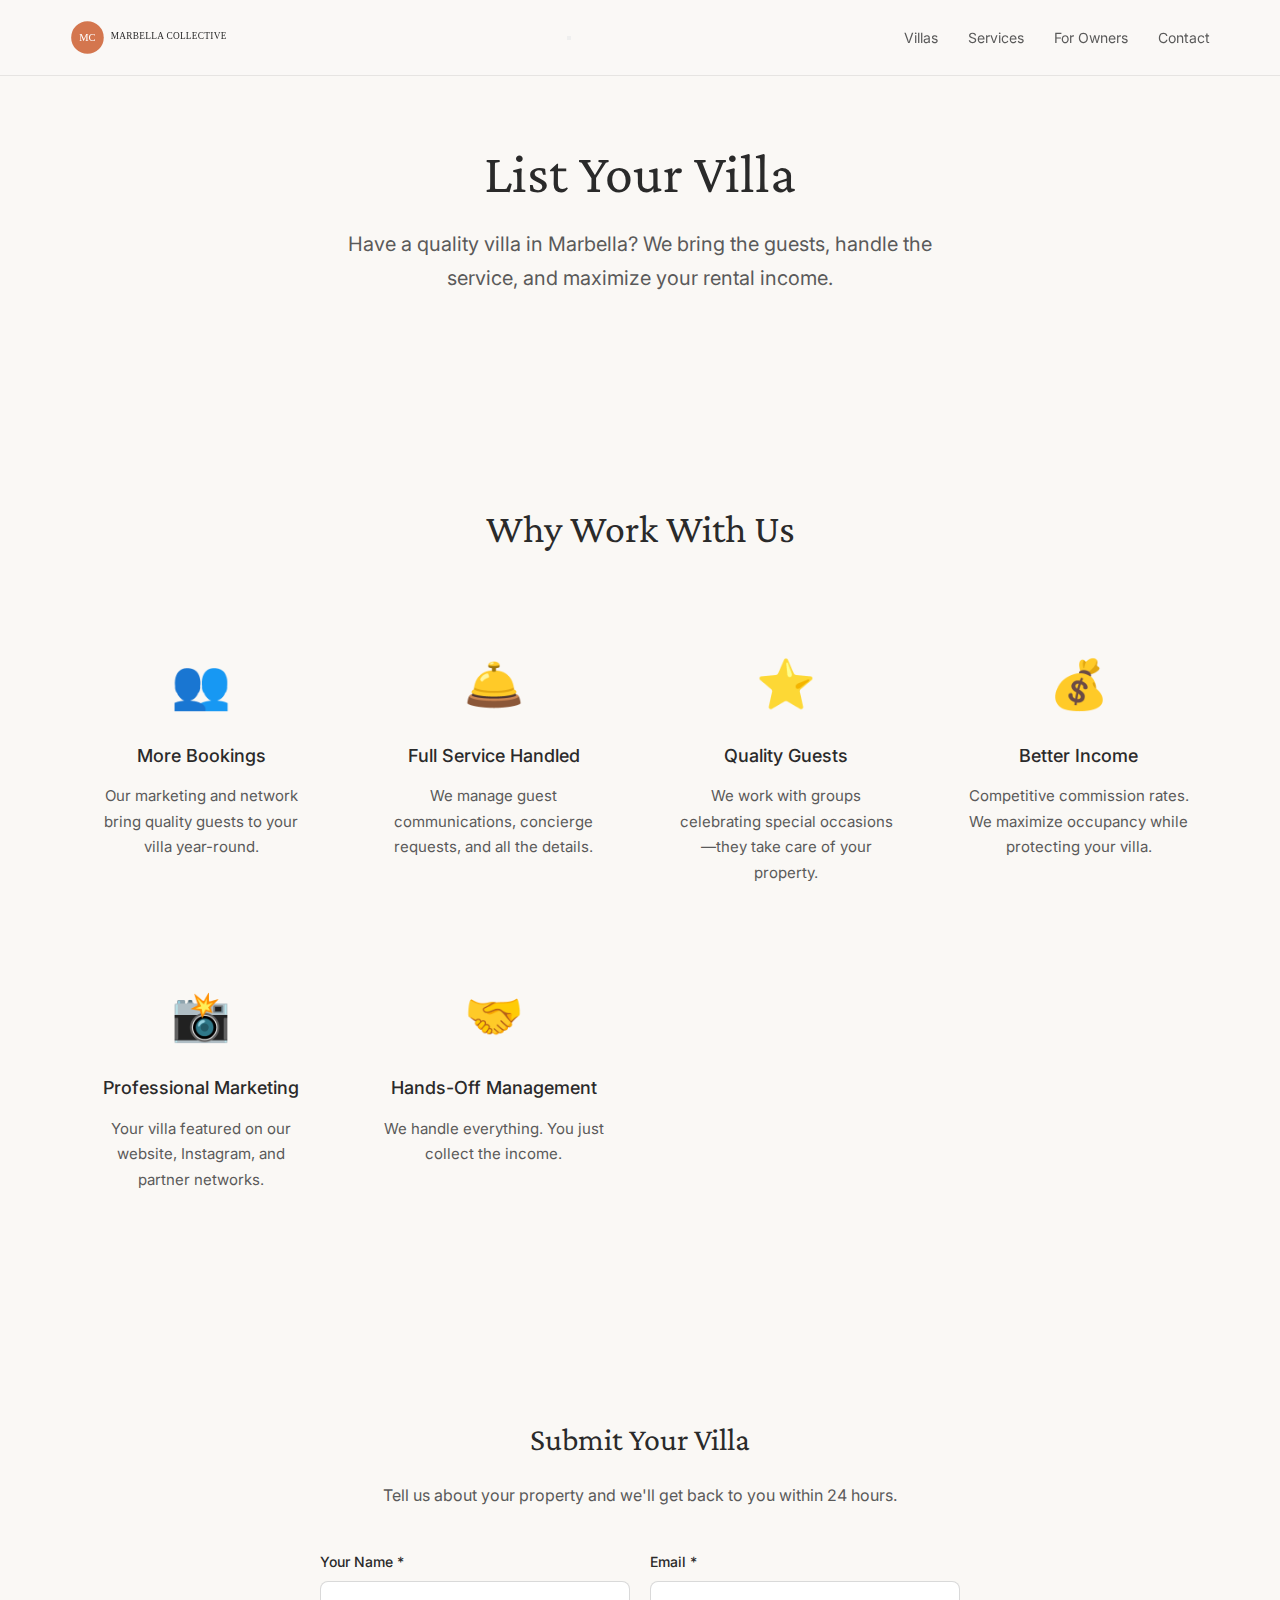
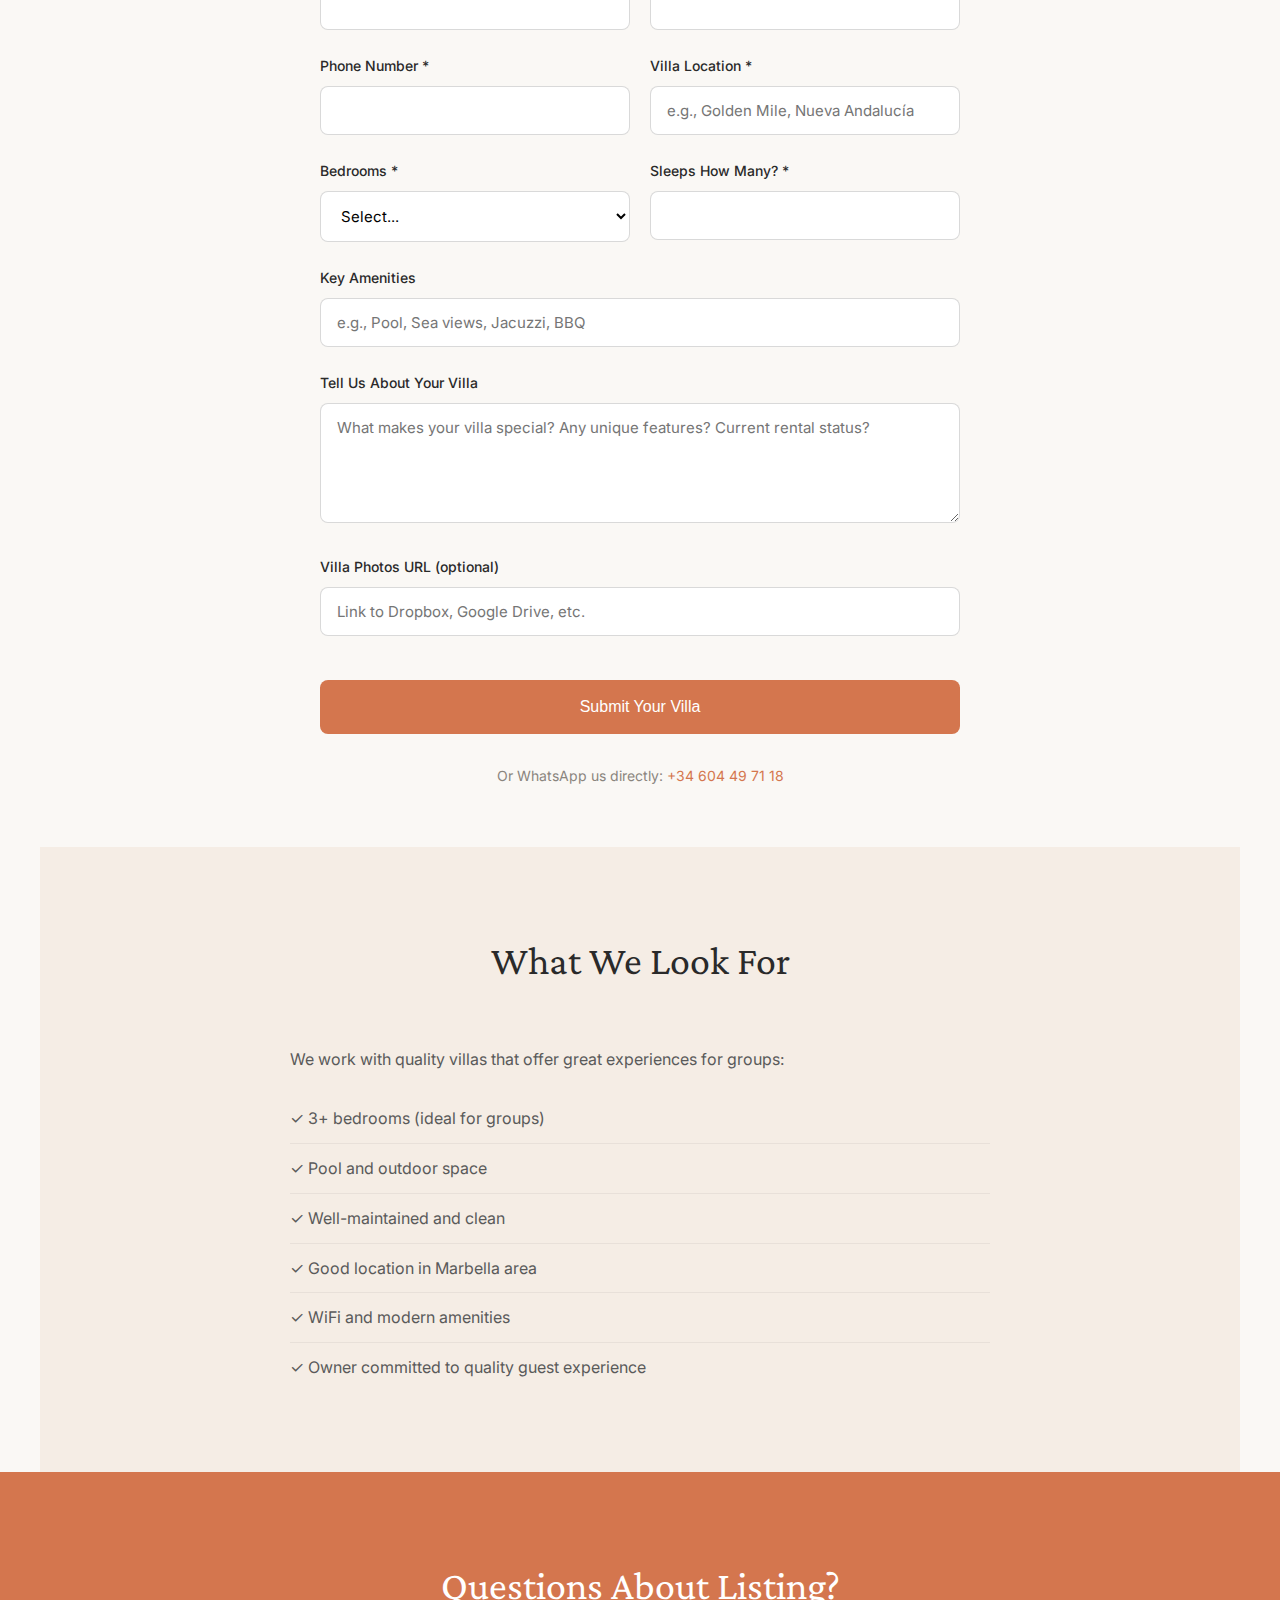
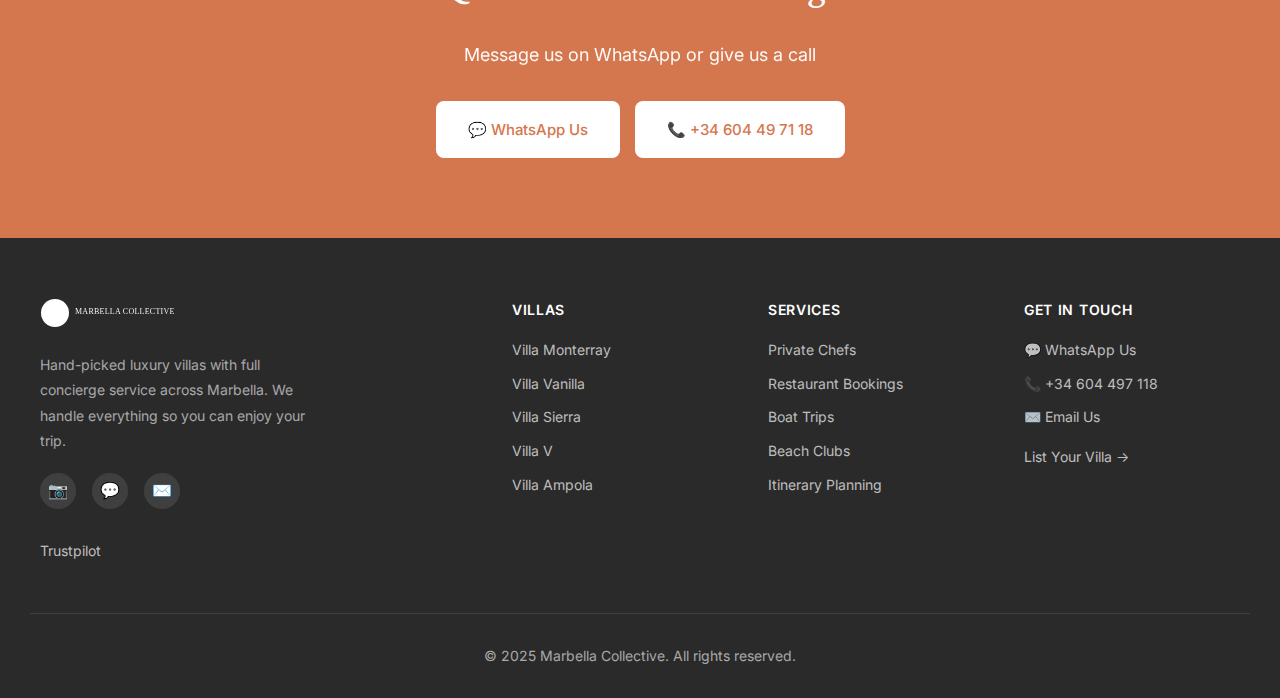
<file: for-owners.html>
<!DOCTYPE html>
<html lang="en">
<head>
    <meta charset="UTF-8">
    <meta name="viewport" content="width=device-width, initial-scale=1.0">
    <meta name="description" content="List your quality villa with Marbella Collective. We handle bookings, guest services, and maximize your rental income.">
    <link rel="icon" type="image/x-icon" href="favicon.ico">
    <link rel="apple-touch-icon" href="apple-touch-icon.png">
    <title>For Villa Owners | Marbella Collective</title>
    
    <link rel="preconnect" href="https://fonts.googleapis.com">
    <link rel="preconnect" href="https://fonts.gstatic.com" crossorigin>
    <link href="https://fonts.googleapis.com/css2?family=Crimson+Pro:wght@300;400;600&family=Inter:wght@400;500;600&display=swap" rel="stylesheet">
    
    <link rel="stylesheet" href="css/styles.css">
    
    <style>
        .hero-owners {
            padding: 140px 30px 80px;
            max-width: 800px;
            margin: 0 auto;
            text-align: center;
        }
        
        .form-section {
            max-width: 700px;
            margin: 0 auto;
            padding: 60px 30px;
        }
        
        .form-group {
            margin-bottom: 24px;
        }
        
        .form-group label {
            display: block;
            font-size: 14px;
            font-weight: 500;
            color: var(--charcoal);
            margin-bottom: 8px;
        }
        
        .form-group input,
        .form-group textarea,
        .form-group select {
            width: 100%;
            padding: 14px 16px;
            font-size: 15px;
            font-family: var(--font-sans);
            border: 1px solid rgba(0,0,0,0.15);
            border-radius: 8px;
            background: white;
            transition: border-color var(--transition);
        }
        
        .form-group input:focus,
        .form-group textarea:focus,
        .form-group select:focus {
            outline: none;
            border-color: var(--terracotta);
        }
        
        .form-group textarea {
            min-height: 120px;
            resize: vertical;
        }
        
        .form-row {
            display: grid;
            grid-template-columns: 1fr 1fr;
            gap: 20px;
        }
        
        .submit-btn {
            width: 100%;
            padding: 18px 32px;
            background: var(--terracotta);
            color: white;
            border: none;
            border-radius: 8px;
            font-size: 16px;
            font-weight: 500;
            cursor: pointer;
            transition: all var(--transition);
            margin-top: 20px;
        }
        
        .submit-btn:hover {
            background: #c2674b;
            transform: translateY(-2px);
            box-shadow: 0 4px 12px rgba(212, 118, 78, 0.3);
        }
        
        .benefits-grid {
            display: grid;
            grid-template-columns: repeat(auto-fit, minmax(250px, 1fr));
            gap: 30px;
            margin: 50px 0;
        }
        
        .benefit {
            text-align: center;
            padding: 30px 20px;
        }
        
        .benefit-icon {
            font-size: 48px;
            margin-bottom: 16px;
        }
        
        .benefit h3 {
            font-size: 18px;
            font-weight: 500;
            margin-bottom: 12px;
            color: var(--charcoal);
        }
        
        .benefit p {
            font-size: 15px;
            color: var(--grey);
            line-height: 1.7;
        }
        
        @media (max-width: 768px) {
            .form-row {
                grid-template-columns: 1fr;
            }
        }
    </style>
</head>
<body>

    <nav class="nav">
        <div class="nav-container">
            <a href="index.html" class="nav-logo"><img src="logo.svg" alt="Marbella Collective" style="height: 35px;"></a>
            
            <!-- Mobile menu button -->
            <button class="mobile-menu-btn" id="mobile-menu-btn" aria-label="Menu">
                <span></span>
                <span></span>
                <span></span>
            </button>
            <div class="nav-links" id="nav-links">
                <a href="index.html#villas">Villas</a>
                <a href="index.html#services">Services</a>
                <a href="for-owners.html">For Owners</a>
                <a href="index.html#contact">Contact</a>
            </div>
        </div>
    </nav>

    <section class="hero-owners">
        <h1 class="hero-title">List Your Villa</h1>
        <p class="hero-subtitle">
            Have a quality villa in Marbella? We bring the guests, handle the service, and maximize your rental income.
        </p>
    </section>

    <section class="section">
        <h2 class="section-title">Why Work With Us</h2>
        
        <div class="benefits-grid">
            
            <div class="benefit">
                <div class="benefit-icon">👥</div>
                <h3>More Bookings</h3>
                <p>Our marketing and network bring quality guests to your villa year-round.</p>
            </div>

            <div class="benefit">
                <div class="benefit-icon">🛎️</div>
                <h3>Full Service Handled</h3>
                <p>We manage guest communications, concierge requests, and all the details.</p>
            </div>

            <div class="benefit">
                <div class="benefit-icon">⭐</div>
                <h3>Quality Guests</h3>
                <p>We work with groups celebrating special occasions—they take care of your property.</p>
            </div>

            <div class="benefit">
                <div class="benefit-icon">💰</div>
                <h3>Better Income</h3>
                <p>Competitive commission rates. We maximize occupancy while protecting your villa.</p>
            </div>

            <div class="benefit">
                <div class="benefit-icon">📸</div>
                <h3>Professional Marketing</h3>
                <p>Your villa featured on our website, Instagram, and partner networks.</p>
            </div>

            <div class="benefit">
                <div class="benefit-icon">🤝</div>
                <h3>Hands-Off Management</h3>
                <p>We handle everything. You just collect the income.</p>
            </div>

        </div>
    </section>

    <section class="form-section">
        <h2 style="font-family: var(--font-serif); font-size: 32px; font-weight: 400; margin-bottom: 16px; text-align: center;">Submit Your Villa</h2>
        <p style="text-align: center; color: var(--grey); margin-bottom: 40px; font-size: 16px;">
            Tell us about your property and we'll get back to you within 24 hours.
        </p>

        <form id="owner-form" action="https://formspree.io/f/mlgjagaw" method="POST">
            
            <div class="form-row">
                <div class="form-group">
                    <label for="name">Your Name *</label>
                    <input type="text" id="name" name="name" required>
                </div>
                
                <div class="form-group">
                    <label for="email">Email *</label>
                    <input type="email" id="email" name="email" required>
                </div>
            </div>

            <div class="form-row">
                <div class="form-group">
                    <label for="phone">Phone Number *</label>
                    <input type="tel" id="phone" name="phone" required>
                </div>
                
                <div class="form-group">
                    <label for="location">Villa Location *</label>
                    <input type="text" id="location" name="location" placeholder="e.g., Golden Mile, Nueva Andalucía" required>
                </div>
            </div>

            <div class="form-row">
                <div class="form-group">
                    <label for="bedrooms">Bedrooms *</label>
                    <select id="bedrooms" name="bedrooms" required>
                        <option value="">Select...</option>
                        <option value="3">3 Bedrooms</option>
                        <option value="4">4 Bedrooms</option>
                        <option value="5">5 Bedrooms</option>
                        <option value="6">6 Bedrooms</option>
                        <option value="7+">7+ Bedrooms</option>
                    </select>
                </div>
                
                <div class="form-group">
                    <label for="guests">Sleeps How Many? *</label>
                    <input type="number" id="guests" name="guests" min="1" required>
                </div>
            </div>

            <div class="form-group">
                <label for="amenities">Key Amenities</label>
                <input type="text" id="amenities" name="amenities" placeholder="e.g., Pool, Sea views, Jacuzzi, BBQ">
            </div>

            <div class="form-group">
                <label for="message">Tell Us About Your Villa</label>
                <textarea id="message" name="message" placeholder="What makes your villa special? Any unique features? Current rental status?"></textarea>
            </div>

            <div class="form-group">
                <label for="photos">Villa Photos URL (optional)</label>
                <input type="url" id="photos" name="photos" placeholder="Link to Dropbox, Google Drive, etc.">
            </div>

            <button type="submit" class="submit-btn">Submit Your Villa</button>

        </form>

        <p style="text-align: center; margin-top: 30px; font-size: 14px; color: var(--light-grey);">
            Or WhatsApp us directly: <a href="https://wa.me/34604497118" style="color: var(--terracotta); text-decoration: none;">+34 604 49 71 18</a>
        </p>
    </section>

    <section class="section" style="background: var(--sand);">
        <h2 class="section-title">What We Look For</h2>
        <div style="max-width: 700px; margin: 0 auto; font-size: 16px; line-height: 1.8; color: var(--grey);">
            <p style="margin-bottom: 20px;">We work with quality villas that offer great experiences for groups:</p>
            <ul style="list-style: none; padding: 0;">
                <li style="padding: 10px 0; border-bottom: 1px solid rgba(0,0,0,0.05);">✓ 3+ bedrooms (ideal for groups)</li>
                <li style="padding: 10px 0; border-bottom: 1px solid rgba(0,0,0,0.05);">✓ Pool and outdoor space</li>
                <li style="padding: 10px 0; border-bottom: 1px solid rgba(0,0,0,0.05);">✓ Well-maintained and clean</li>
                <li style="padding: 10px 0; border-bottom: 1px solid rgba(0,0,0,0.05);">✓ Good location in Marbella area</li>
                <li style="padding: 10px 0; border-bottom: 1px solid rgba(0,0,0,0.05);">✓ WiFi and modern amenities</li>
                <li style="padding: 10px 0;">✓ Owner committed to quality guest experience</li>
            </ul>
        </div>
    </section>

    <section class="cta-section">
        <h2>Questions About Listing?</h2>
        <p>Message us on WhatsApp or give us a call</p>
        <div class="cta-group">
            <a href="https://wa.me/34604497118?text=Hi, I'd like to list my villa" class="btn">💬 WhatsApp Us</a>
            <a href="tel:+34604497118" class="btn">📞 +34 604 49 71 18</a>
        </div>
    </section>

    <!-- Footer -->
    <footer class="footer">
        <div class="footer-content" style="grid-template-columns: 2fr 1fr 1fr 1fr;">
            
            <div>
                <img src="logo.svg" alt="Marbella Collective" style="height: 30px; margin-bottom: 16px; filter: brightness(0) invert(1);">
                <p style="color: rgba(255,255,255,0.6); font-size: 14px; line-height: 1.8; max-width: 280px;">
                    Hand-picked luxury villas with full concierge service across Marbella. We handle everything so you can enjoy your trip.
                </p>
                <div style="margin-top: 20px; display: flex; gap: 16px;">
                    <a href="https://www.instagram.com/marbellacollective/" style="display: inline-flex; align-items: center; justify-content: center; width: 36px; height: 36px; border-radius: 50%; background: rgba(255,255,255,0.1); color: white; font-size: 16px; text-decoration: none;">📷</a>
                    <a href="https://wa.me/34604497118" style="display: inline-flex; align-items: center; justify-content: center; width: 36px; height: 36px; border-radius: 50%; background: rgba(255,255,255,0.1); color: white; font-size: 16px; text-decoration: none;">💬</a>
                    <a href="mailto:bookings@marbellacollective.co" style="display: inline-flex; align-items: center; justify-content: center; width: 36px; height: 36px; border-radius: 50%; background: rgba(255,255,255,0.1); color: white; font-size: 16px; text-decoration: none;">✉️</a>
                </div>
                <!-- TrustBox widget - Review Collector -->
                <div style="margin-top: 20px; max-width: 280px;">
                    <div class="trustpilot-widget" data-locale="en-US" data-template-id="56278e9abfbbba0bdcd568bc" data-businessunit-id="68333a14fe7a18bd7cb3b4b5" data-style-height="52px" data-style-width="100%" data-token="d3556842-c29b-405c-8a44-ecf8fd809193">
                        <a href="https://www.trustpilot.com/review/www.marbellacollective.co" target="_blank" rel="noopener">Trustpilot</a>
                    </div>
                </div>
                <!-- End TrustBox widget -->
            </div>

            <div>
                <h4>Villas</h4>
                <a href="villa-monterray.html">Villa Monterray</a>
                <a href="villa-vanilla.html">Villa Vanilla</a>
                <a href="villa-sierra.html">Villa Sierra</a>
                <a href="villa-v.html">Villa V</a>
                <a href="villa-ampola.html">Villa Ampola</a>
            </div>

            <div>
                <h4>Services</h4>
                <a href="index.html#services">Private Chefs</a>
                <a href="index.html#services">Restaurant Bookings</a>
                <a href="index.html#services">Boat Trips</a>
                <a href="index.html#services">Beach Clubs</a>
                <a href="itinerary-planner.html">Itinerary Planning</a>
            </div>

            <div>
                <h4>Get in Touch</h4>
                <a href="https://wa.me/34604497118">💬 WhatsApp Us</a>
                <a href="tel:+34604497118">📞 +34 604 497 118</a>
                <a href="mailto:bookings@marbellacollective.co">✉️ Email Us</a>
                <a href="for-owners.html" style="margin-top: 16px; display: block;">List Your Villa →</a>
            </div>

        </div>

        <div class="footer-bottom">
            <p>&copy; 2025 Marbella Collective. All rights reserved.</p>
        </div>
    </footer>

    <script>
        // Form will submit to Formspree
        // Formspree will handle the email and show confirmation
    </script>

    <script>
        const mobileMenuBtn = document.getElementById("mobile-menu-btn");
        const navLinks = document.getElementById("nav-links");
        if (mobileMenuBtn) {
            mobileMenuBtn.addEventListener("click", function() {
                navLinks.classList.toggle("active");
                mobileMenuBtn.classList.toggle("active");
            });
            document.querySelectorAll(".nav-links a").forEach(link => {
                link.addEventListener("click", function() {
                    navLinks.classList.remove("active");
                    mobileMenuBtn.classList.remove("active");
                });
            });
        }
    </script>

    <!-- TrustBox script -->
    <script type="text/javascript" src="//widget.trustpilot.com/bootstrap/v5/tp.widget.bootstrap.min.js" async></script>
    <!-- End TrustBox script -->
</body>
</html>
</file>
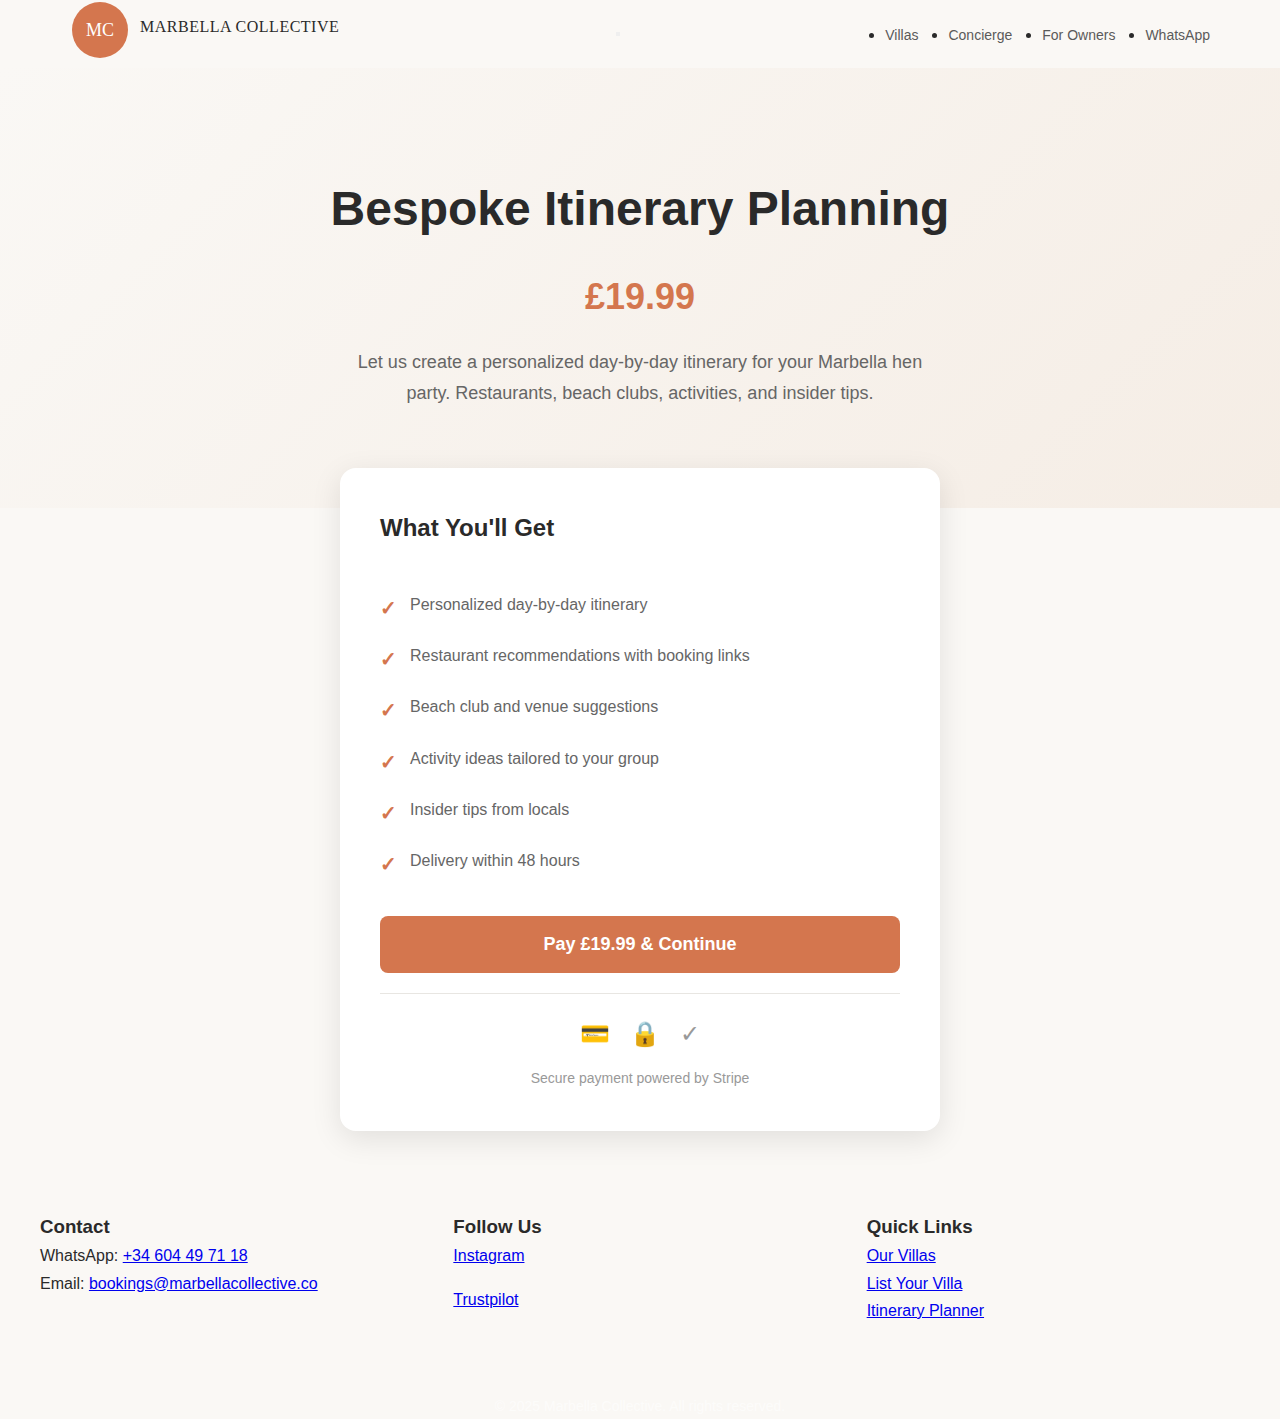
<file: itinerary-planner.html>
<!DOCTYPE html>
<html lang="en">
<head>
    <meta charset="UTF-8">
    <meta name="viewport" content="width=device-width, initial-scale=1.0">
    <title>Itinerary Planner | Marbella Collective</title>
    <link rel="icon" type="image/x-icon" href="favicon.ico">
    <link rel="apple-touch-icon" href="apple-touch-icon.png">
    <link rel="stylesheet" href="css/styles.css">
    <style>
        .planner-hero {
            background: linear-gradient(135deg, #faf8f5 0%, #f5ede5 100%);
            padding: 100px 20px 60px;
            text-align: center;
        }
        
        .planner-hero h1 {
            font-size: 48px;
            color: #2a2a2a;
            margin-bottom: 16px;
        }
        
        .planner-hero .price {
            font-size: 36px;
            color: #D4764E;
            font-weight: 700;
            margin-bottom: 20px;
        }
        
        .planner-hero p {
            font-size: 18px;
            color: #666;
            max-width: 600px;
            margin: 0 auto 40px;
        }
        
        .payment-container {
            max-width: 600px;
            margin: -40px auto 80px;
            background: white;
            padding: 40px;
            border-radius: 16px;
            box-shadow: 0 8px 30px rgba(0,0,0,0.1);
        }
        
        .form-section {
            display: none;
        }
        
        .form-section.active {
            display: block;
        }
        
        .form-group {
            margin-bottom: 24px;
        }
        
        .form-group label {
            display: block;
            font-weight: 600;
            margin-bottom: 8px;
            color: #2a2a2a;
        }
        
        .form-group input,
        .form-group textarea {
            width: 100%;
            padding: 14px;
            border: 2px solid #e8e6e2;
            border-radius: 8px;
            font-size: 16px;
            font-family: inherit;
            transition: border-color 0.3s;
        }
        
        .form-group input:focus,
        .form-group textarea:focus {
            outline: none;
            border-color: #D4764E;
        }
        
        .form-group textarea {
            min-height: 120px;
            resize: vertical;
        }
        
        .form-group small {
            display: block;
            color: #999;
            margin-top: 4px;
            font-size: 14px;
        }
        
        .btn-primary {
            width: 100%;
            padding: 18px;
            background: #D4764E;
            color: white;
            border: none;
            border-radius: 8px;
            font-size: 18px;
            font-weight: 600;
            cursor: pointer;
            transition: all 0.3s;
        }
        
        .btn-primary:hover {
            background: #c2674b;
            transform: translateY(-2px);
            box-shadow: 0 4px 12px rgba(212, 118, 78, 0.3);
        }
        
        .btn-primary:disabled {
            background: #ccc;
            cursor: not-allowed;
            transform: none;
        }
        
        .benefits-list {
            list-style: none;
            padding: 0;
            margin: 30px 0;
        }
        
        .benefits-list li {
            padding: 12px 0;
            padding-left: 30px;
            position: relative;
            color: #666;
        }
        
        .benefits-list li:before {
            content: "✓";
            position: absolute;
            left: 0;
            color: #D4764E;
            font-weight: 700;
            font-size: 20px;
        }
        
        .success-message {
            text-align: center;
            padding: 40px 20px;
        }
        
        .success-message h2 {
            color: #2a2a2a;
            margin-bottom: 16px;
        }
        
        .success-message p {
            color: #666;
            line-height: 1.6;
        }
        
        .payment-logos {
            display: flex;
            justify-content: center;
            gap: 20px;
            margin-top: 20px;
            padding-top: 20px;
            border-top: 1px solid #e8e6e2;
        }
        
        .payment-logos span {
            color: #999;
            font-size: 24px;
        }
    </style>
</head>
<body>
    <nav>
        <div class="nav-container">
            <div class="logo">
                <a href="index.html">
                    <img src="logo.svg" alt="Marbella Collective">
                </a>
            </div>
            <button class="mobile-menu-btn" id="mobile-menu-btn">
                <span></span>
                <span></span>
                <span></span>
            </button>
            <ul class="nav-links" id="nav-links">
                <li><a href="index.html#villas">Villas</a></li>
                <li><a href="index.html#concierge">Concierge</a></li>
                <li><a href="for-owners.html">For Owners</a></li>
                <li><a href="https://wa.me/34604497118" class="btn-contact">WhatsApp</a></li>
            </ul>
        </div>
    </nav>

    <div class="planner-hero">
        <h1>Bespoke Itinerary Planning</h1>
        <div class="price">£19.99</div>
        <p>Let us create a personalized day-by-day itinerary for your Marbella hen party. Restaurants, beach clubs, activities, and insider tips.</p>
    </div>

    <div class="payment-container">
        <!-- Payment Section -->
        <div id="payment-section" class="form-section active">
            <h2 style="margin-bottom: 20px; color: #2a2a2a;">What You'll Get</h2>
            <ul class="benefits-list">
                <li>Personalized day-by-day itinerary</li>
                <li>Restaurant recommendations with booking links</li>
                <li>Beach club and venue suggestions</li>
                <li>Activity ideas tailored to your group</li>
                <li>Insider tips from locals</li>
                <li>Delivery within 48 hours</li>
            </ul>
            
            <button class="btn-primary" onclick="proceedToForm()">Pay £19.99 & Continue</button>
            
            <div class="payment-logos">
                <span>💳</span>
                <span>🔒</span>
                <span>✓</span>
            </div>
            <p style="text-align: center; color: #999; font-size: 14px; margin-top: 12px;">
                Secure payment powered by Stripe
            </p>
        </div>

        <!-- Booking Form Section -->
        <div id="form-section" class="form-section">
            <h2 style="margin-bottom: 24px; color: #2a2a2a;">Tell Us About Your Trip</h2>
            
            <form id="itinerary-form" action="https://formspree.io/f/mlgjagaw" method="POST">
                <input type="hidden" name="_subject" value="New Itinerary Booking - £19.99">
                <input type="hidden" name="service" value="Itinerary Planner">
                
                <div class="form-group">
                    <label for="name">Your Name *</label>
                    <input type="text" id="name" name="name" required>
                </div>
                
                <div class="form-group">
                    <label for="email">Email Address *</label>
                    <input type="email" id="email" name="email" required>
                </div>
                
                <div class="form-group">
                    <label for="phone">Phone Number</label>
                    <input type="tel" id="phone" name="phone">
                </div>
                
                <div class="form-group">
                    <label for="arrival">Date of Arrival *</label>
                    <input type="date" id="arrival" name="arrival_date" required>
                </div>
                
                <div class="form-group">
                    <label for="departure">Date of Departure *</label>
                    <input type="date" id="departure" name="departure_date" required>
                </div>
                
                <div class="form-group">
                    <label for="bride">Name of Bride-to-Be *</label>
                    <input type="text" id="bride" name="bride_name" required>
                </div>
                
                <div class="form-group">
                    <label for="location">Location of Villa/Hotel *</label>
                    <input type="text" id="location" name="accommodation" required placeholder="e.g. Villa Vanilla, Puente Romano Hotel">
                </div>
                
                <div class="form-group">
                    <label for="group-size">Group Size</label>
                    <input type="number" id="group-size" name="group_size" min="1" placeholder="How many people?">
                </div>
                
                <div class="form-group">
                    <label for="requests">Specific Requests</label>
                    <textarea id="requests" name="specific_requests" placeholder="Tell us about preferences, dietary requirements, activities you're interested in, vibe you're going for, etc."></textarea>
                    <small>The more details you give us, the better we can tailor your itinerary!</small>
                </div>
                
                <button type="submit" class="btn-primary">Submit Booking</button>
            </form>
        </div>

        <!-- Success Message -->
        <div id="success-section" class="form-section">
            <div class="success-message">
                <h2>✓ Payment Successful!</h2>
                <p>Thank you for your booking. We'll create your personalized itinerary and send it to your email within 48 hours.</p>
                <p style="margin-top: 20px;">
                    <strong>Questions?</strong> WhatsApp us at 
                    <a href="https://wa.me/34604497118" style="color: #D4764E;">+34 604 49 71 18</a>
                </p>
            </div>
        </div>
    </div>

    <footer>
        <div class="footer-content">
            <div class="footer-section">
                <h3>Contact</h3>
                <p>WhatsApp: <a href="https://wa.me/34604497118">+34 604 49 71 18</a></p>
                <p>Email: <a href="mailto:bookings@marbellacollective.co">bookings@marbellacollective.co</a></p>
            </div>
            <div class="footer-section">
                <h3>Follow Us</h3>
                <p><a href="https://www.instagram.com/marbellacollective/" target="_blank">Instagram</a></p>
                <!-- TrustBox widget - Review Collector -->
                <div style="margin-top: 16px; max-width: 240px;">
                    <div class="trustpilot-widget" data-locale="en-US" data-template-id="56278e9abfbbba0bdcd568bc" data-businessunit-id="68333a14fe7a18bd7cb3b4b5" data-style-height="52px" data-style-width="100%" data-token="d3556842-c29b-405c-8a44-ecf8fd809193">
                        <a href="https://www.trustpilot.com/review/www.marbellacollective.co" target="_blank" rel="noopener">Trustpilot</a>
                    </div>
                </div>
                <!-- End TrustBox widget -->
            </div>
            <div class="footer-section">
                <h3>Quick Links</h3>
                <p><a href="index.html#villas">Our Villas</a></p>
                <p><a href="for-owners.html">List Your Villa</a></p>
                <p><a href="itinerary-planner.html">Itinerary Planner</a></p>
            </div>
        </div>
        <div class="footer-bottom">
            <p>&copy; 2025 Marbella Collective. All rights reserved.</p>
        </div>
    </footer>

    <script>
        // Mobile menu toggle
        const mobileMenuBtn = document.getElementById('mobile-menu-btn');
        const navLinks = document.getElementById('nav-links');
        
        mobileMenuBtn.addEventListener('click', () => {
            navLinks.classList.toggle('active');
            mobileMenuBtn.classList.toggle('active');
        });
        
        navLinks.querySelectorAll('a').forEach(link => {
            link.addEventListener('click', () => {
                navLinks.classList.remove('active');
                mobileMenuBtn.classList.remove('active');
            });
        });

        // Form flow
        function proceedToForm() {
            // In production, this would integrate with Stripe payment
            // For now, we'll simulate payment success
            
            // Hide payment section
            document.getElementById('payment-section').classList.remove('active');
            
            // Show form section
            document.getElementById('form-section').classList.add('active');
            
            // Scroll to top
            window.scrollTo({ top: 0, behavior: 'smooth' });
        }

        // Form submission
        document.getElementById('itinerary-form').addEventListener('submit', function(e) {
            // Form will submit to Formspree
            // After successful submission, show success message
            setTimeout(() => {
                document.getElementById('form-section').classList.remove('active');
                document.getElementById('success-section').classList.add('active');
                window.scrollTo({ top: 0, behavior: 'smooth' });
            }, 1000);
        });
    </script>

    <!-- TrustBox script -->
    <script type="text/javascript" src="//widget.trustpilot.com/bootstrap/v5/tp.widget.bootstrap.min.js" async></script>
    <!-- End TrustBox script -->
</body>
</html>
</file>
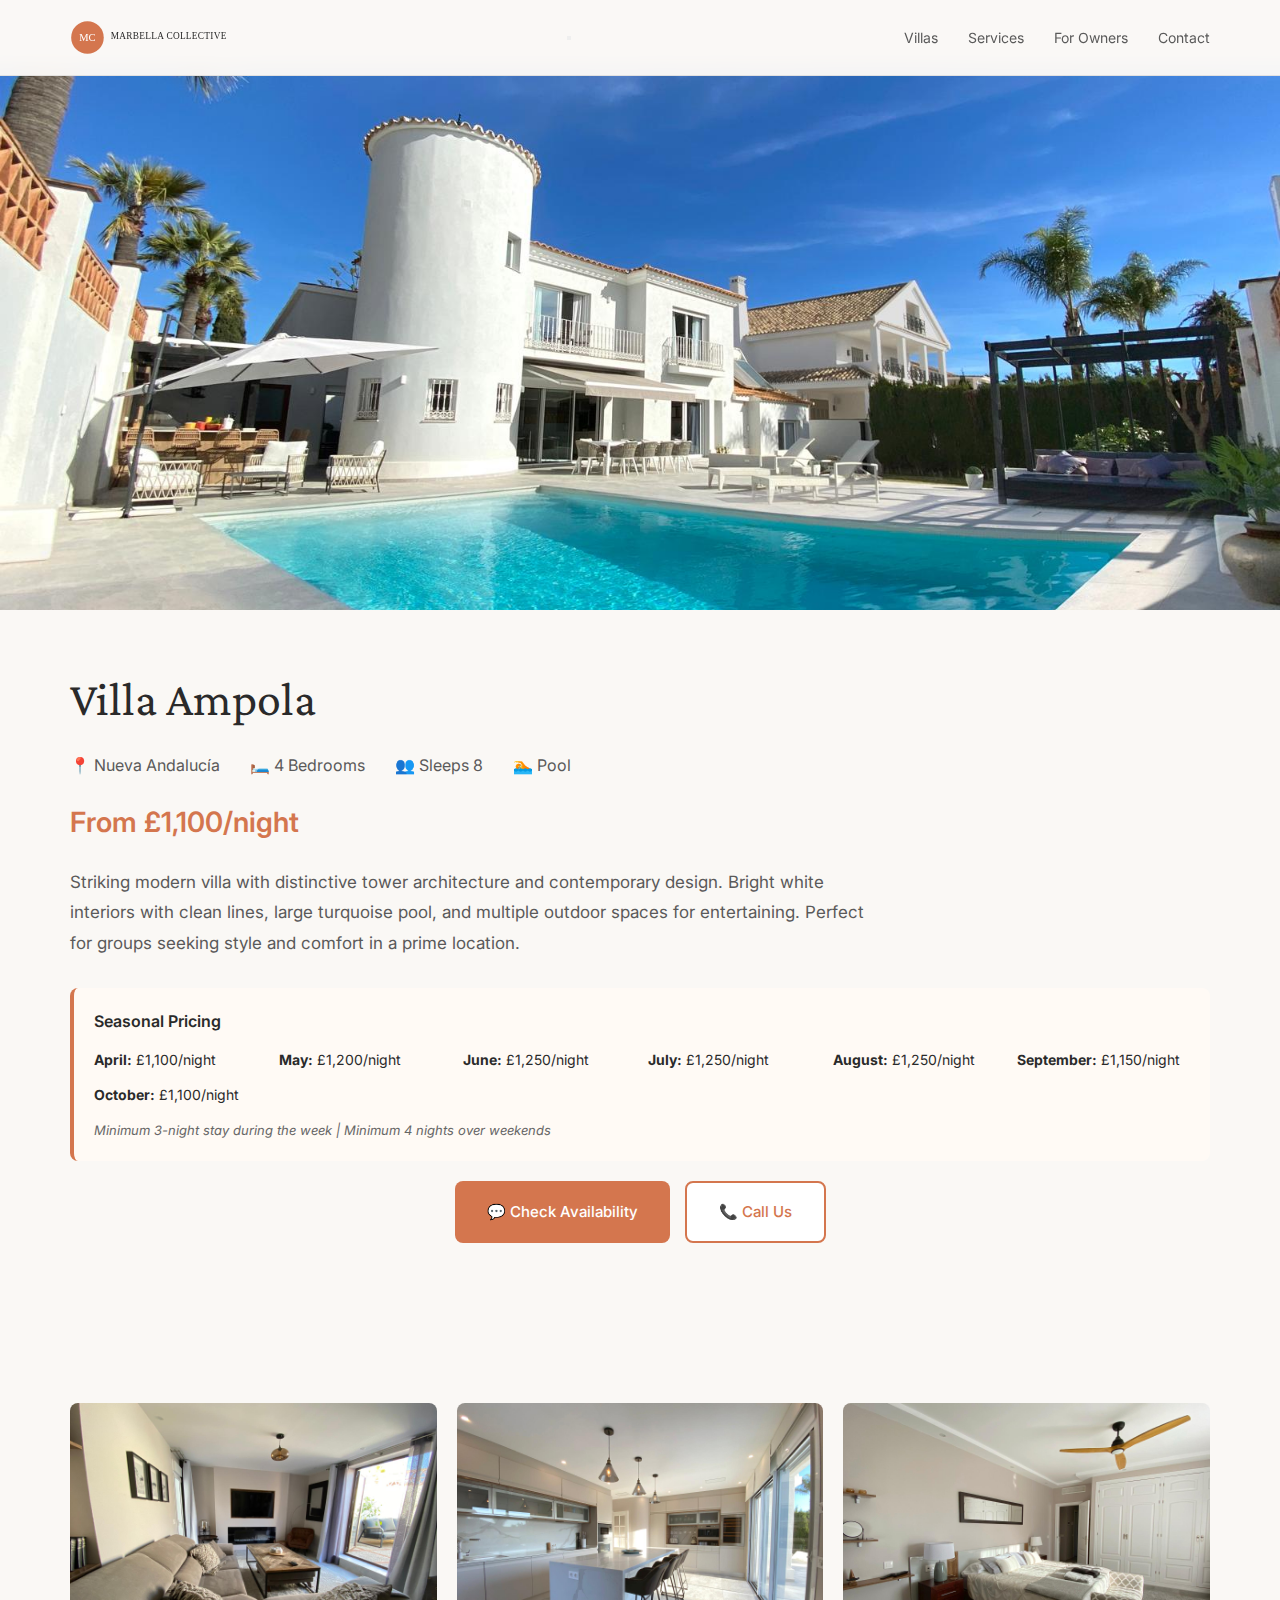
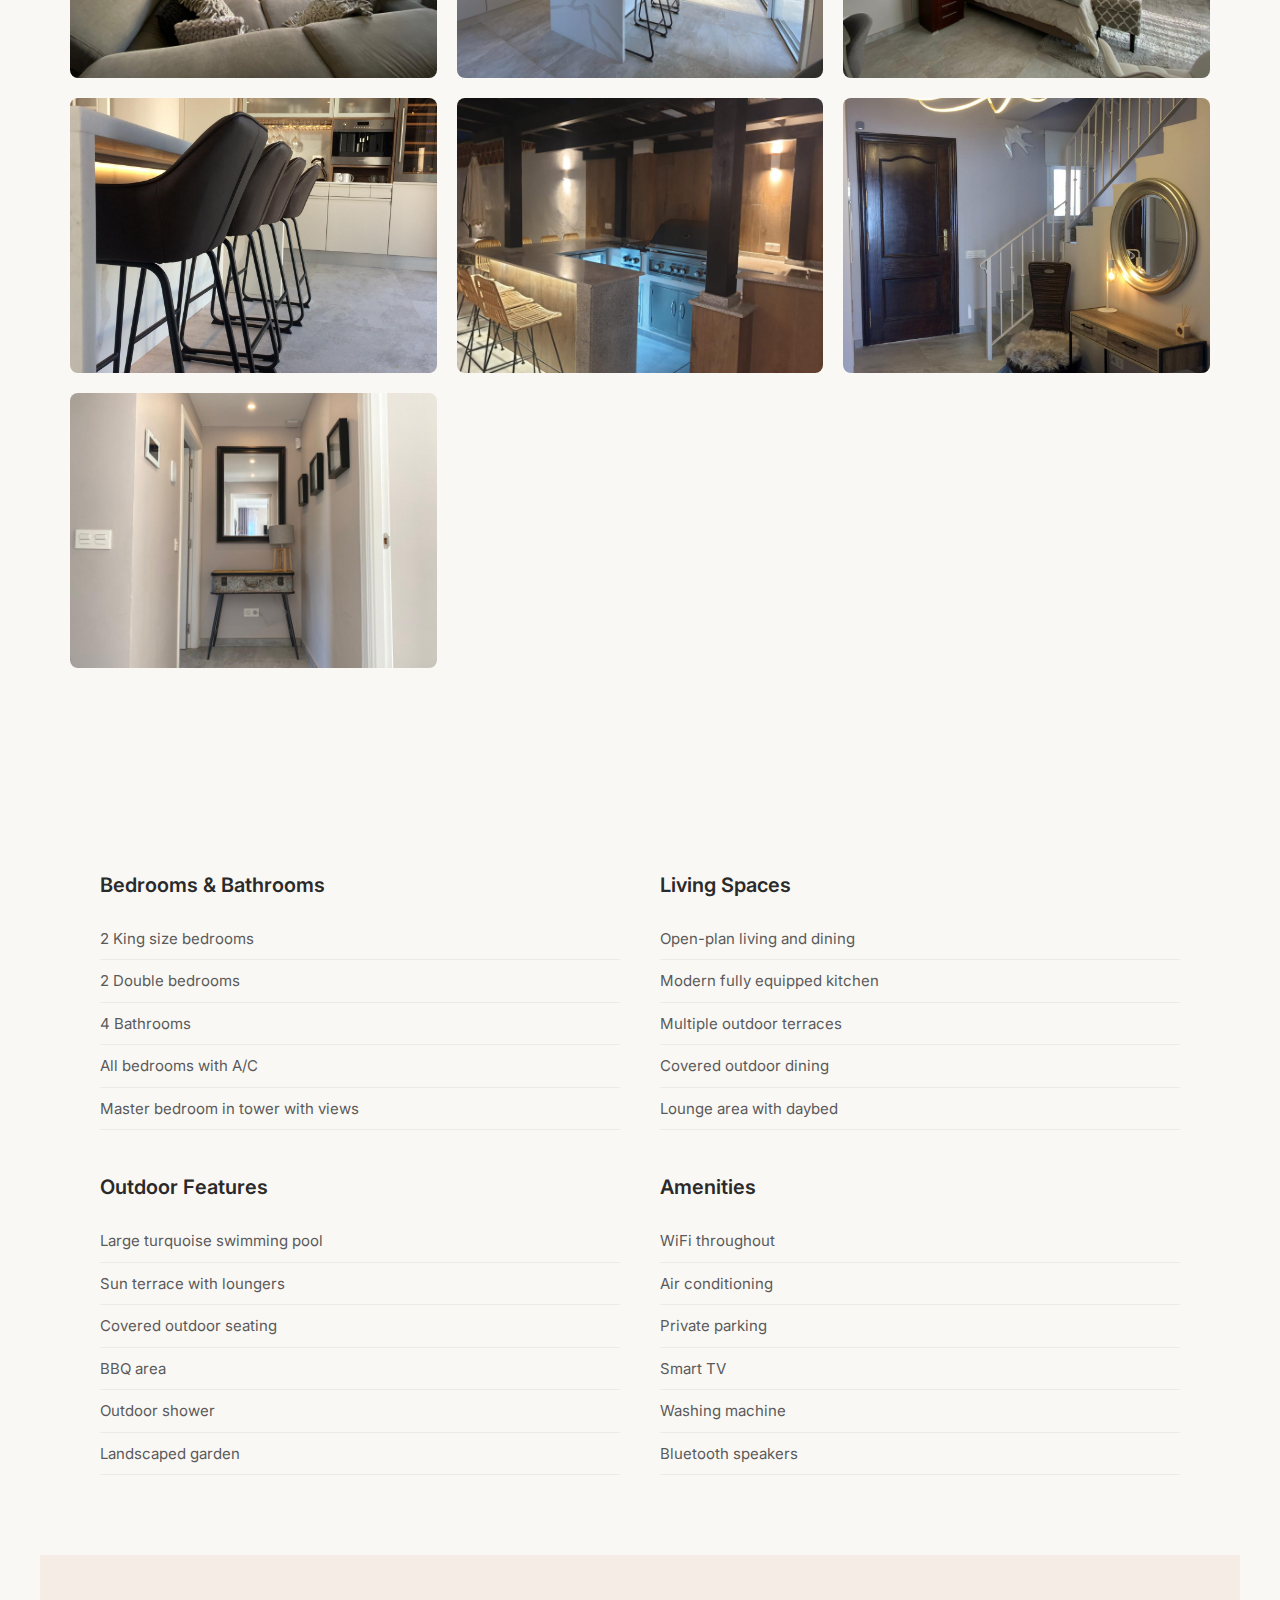
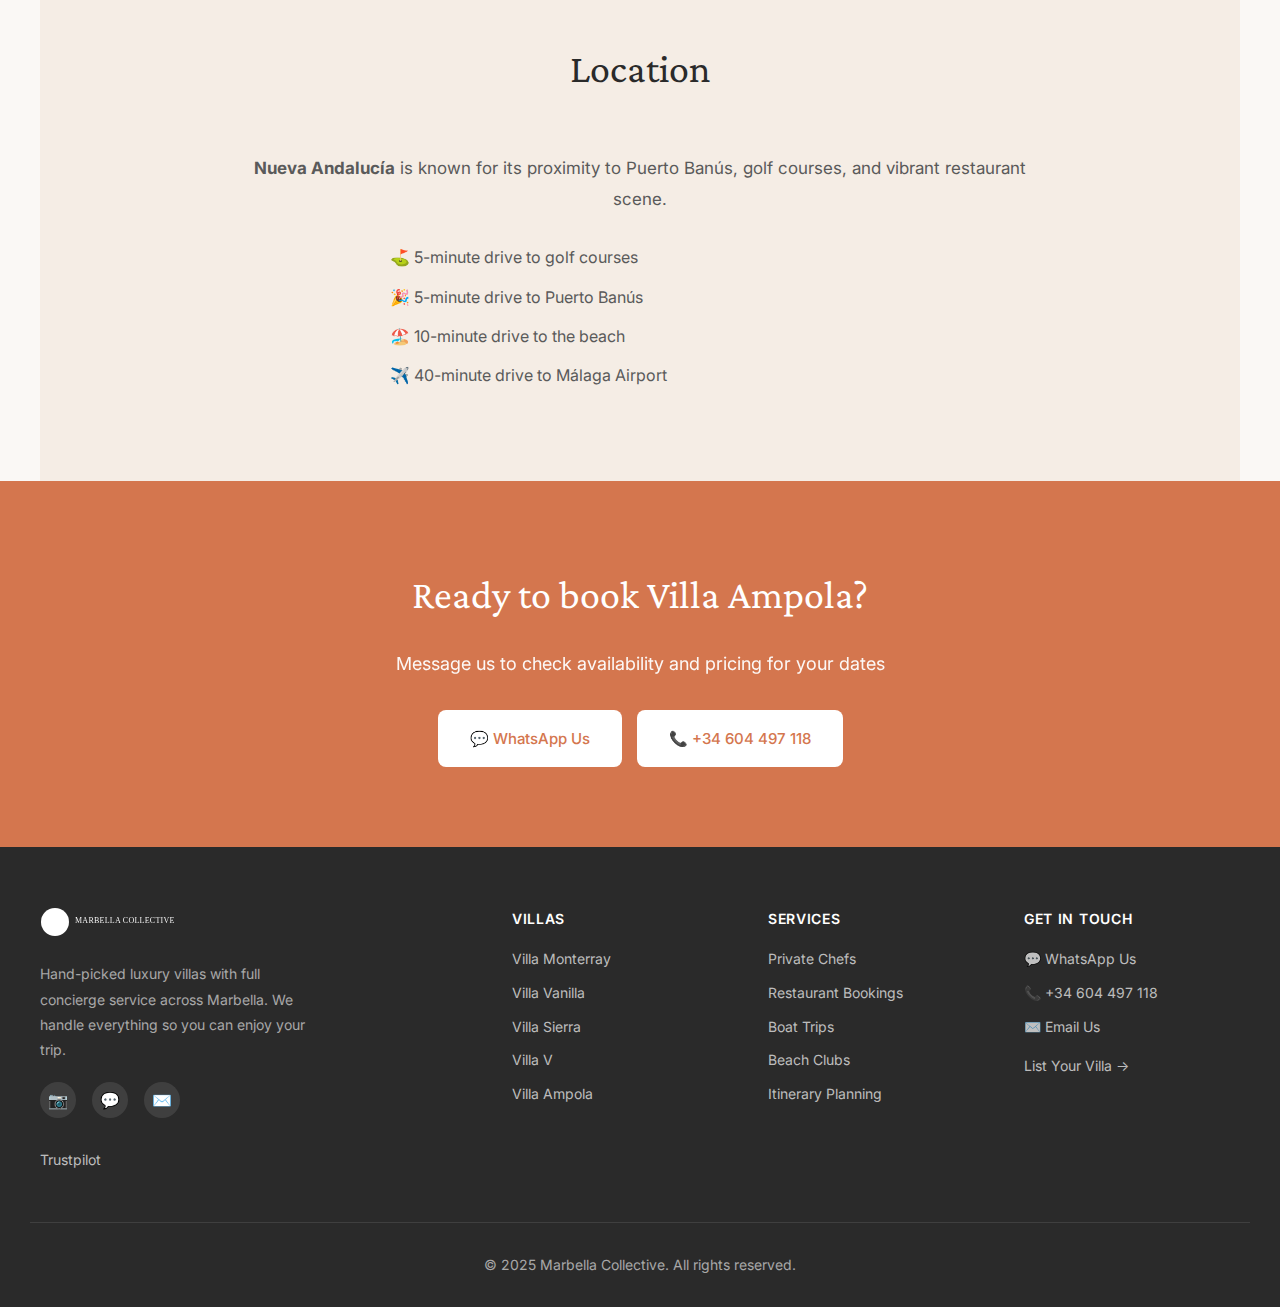
<file: villa-ampola.html>
<!DOCTYPE html>
<html lang="en">
<head>
    <meta charset="UTF-8">
    <meta name="viewport" content="width=device-width, initial-scale=1.0">
    <meta name="description" content="Villa Ampola | Modern 4 bedroom villa with distinctive tower design, pool, and contemporary interiors.">
    <link rel="icon" type="image/x-icon" href="favicon.ico">
    <link rel="apple-touch-icon" href="apple-touch-icon.png">
    <title>Villa Ampola | Marbella Collective</title>
    
    <link rel="preconnect" href="https://fonts.googleapis.com">
    <link rel="preconnect" href="https://fonts.gstatic.com" crossorigin>
    <link href="https://fonts.googleapis.com/css2?family=Crimson+Pro:wght@300;400;600&family=Inter:wght@400;600&display=swap" rel="stylesheet">
    
    <link rel="stylesheet" href="css/styles.css">
    
    <style>
        .villa-hero {
            width: 100%;
            height: 60vh;
            min-height: 400px;
            object-fit: cover;
            margin-top: 70px;
        }
        
        .villa-header {
            max-width: 1200px;
            margin: 0 auto;
            padding: 40px 30px;
        }
        
        .villa-header h1 {
            font-family: var(--font-serif);
            font-size: 48px;
            font-weight: 400;
            margin-bottom: 12px;
        }
        
        .villa-specs {
            display: flex;
            gap: 30px;
            flex-wrap: wrap;
            font-size: 16px;
            color: var(--grey);
            margin-bottom: 20px;
        }
        
        .villa-price-display {
            font-size: 28px;
            font-weight: 600;
            color: var(--terracotta);
            margin: 20px 0;
        }
        
        .villa-description {
            font-size: 17px;
            line-height: 1.8;
            color: var(--grey);
            max-width: 800px;
            margin-bottom: 30px;
        }
        
        .gallery {
            display: grid;
            grid-template-columns: repeat(3, 1fr);
            gap: 20px;
            margin: 40px 0;
        }
        
        .gallery img {
            width: 100%;
            aspect-ratio: 4/3;
            object-fit: cover;
            border-radius: 8px;
            transition: transform 0.4s ease;
            cursor: pointer;
        }
        
        .gallery img:hover {
            transform: scale(1.02);
        }
        
        .gallery img:last-child:nth-child(odd) {
            grid-column: span 1;
        }
        
        .details-grid {
            display: grid;
            grid-template-columns: 1fr 1fr;
            gap: 40px;
            max-width: 1200px;
            margin: 0 auto;
            padding: 0 30px;
        }
        
        .detail-section h3 {
            font-size: 20px;
            font-weight: 600;
            margin-bottom: 16px;
            color: var(--charcoal);
        }
        
        .detail-section ul {
            list-style: none;
            padding: 0;
        }
        
        .detail-section li {
            padding: 8px 0;
            font-size: 15px;
            color: var(--grey);
            border-bottom: 1px solid rgba(0,0,0,0.05);
        }
        
        @media (max-width: 768px) {
            .villa-header h1 {
                font-size: 32px;
            }
            .gallery {
                grid-template-columns: 1fr;
            }
            .details-grid {
                grid-template-columns: 1fr;
            }
        }
    </style>
</head>
<body>

    <nav class="nav">
        <div class="nav-container">
            <a href="index.html" class="nav-logo"><img src="logo.svg" alt="Marbella Collective" style="height: 35px;"></a>
            
            <!-- Mobile menu button -->
            <button class="mobile-menu-btn" id="mobile-menu-btn" aria-label="Menu">
                <span></span>
                <span></span>
                <span></span>
            </button>
            <div class="nav-links" id="nav-links">
                <a href="index.html#villas">Villas</a>
                <a href="index.html#services">Services</a>
                <a href="for-owners.html">For Owners</a>
                <a href="index.html#contact">Contact</a>
            </div>
        </div>
    </nav>

    <img src="villa-ampola-hero.jpg" alt="Villa Ampola" class="villa-hero">

    <div class="villa-header">
        <h1>Villa Ampola</h1>
        <div class="villa-specs">
            <span>📍 Nueva Andalucía</span>
            <span>🛏️ 4 Bedrooms</span>
            <span>👥 Sleeps 8</span>
            <span>🏊 Pool</span>
        </div>
        <div class="villa-price-display">From £1,100/night</div>
        <p class="villa-description">
            Striking modern villa with distinctive tower architecture and contemporary design. Bright white interiors with clean lines, large turquoise pool, and multiple outdoor spaces for entertaining. Perfect for groups seeking style and comfort in a prime location.
        </p>
        <div style="background: #fffaf5; padding: 20px; border-radius: 8px; margin: 20px 0; border-left: 4px solid var(--terracotta);">
            <h3 style="font-size: 16px; font-weight: 600; margin-bottom: 12px;">Seasonal Pricing</h3>
            <div style="display: grid; grid-template-columns: repeat(auto-fit, minmax(150px, 1fr)); gap: 12px; font-size: 14px;">
                <div><strong>April:</strong> £1,100/night</div>
                <div><strong>May:</strong> £1,200/night</div>
                <div><strong>June:</strong> £1,250/night</div>
                <div><strong>July:</strong> £1,250/night</div>
                <div><strong>August:</strong> £1,250/night</div>
                <div><strong>September:</strong> £1,150/night</div>
                <div><strong>October:</strong> £1,100/night</div>
            </div>
            <p style="font-size: 13px; color: #666; margin-top: 12px; font-style: italic;">
                Minimum 3-night stay during the week | Minimum 4 nights over weekends
            </p>
        </div>
        <div class="cta-group">
            <a href="https://wa.me/34604497118?text=I'm interested in Villa Ampola" class="btn btn-primary">💬 Check Availability</a>
            <a href="tel:+34604497118" class="btn btn-secondary">📞 Call Us</a>
        </div>
    </div>

    <section class="section">
        <div class="gallery">
            <img src="ampola-living-room.jpg" alt="Villa Ampola living room">
            <img src="ampola-kitchen.jpg" alt="Villa Ampola kitchen">
            <img src="ampola-bedroom.jpg" alt="Villa Ampola bedroom">
            <img src="ampola-kitchen-detail.jpg" alt="Villa Ampola kitchen bar">
            <img src="ampola-outdoor-kitchen.jpg" alt="Villa Ampola outdoor kitchen and BBQ">
            <img src="ampola-entrance.jpg" alt="Villa Ampola entrance hall">
            <img src="ampola-hallway.jpg" alt="Villa Ampola hallway">
        </div>
    </section>

    <section class="section">
        <div class="details-grid">
            <div class="detail-section">
                <h3>Bedrooms & Bathrooms</h3>
                <ul>
                    <li>2 King size bedrooms</li>
                    <li>2 Double bedrooms</li>
                    <li>4 Bathrooms</li>
                    <li>All bedrooms with A/C</li>
                    <li>Master bedroom in tower with views</li>
                </ul>
            </div>
            
            <div class="detail-section">
                <h3>Living Spaces</h3>
                <ul>
                    <li>Open-plan living and dining</li>
                    <li>Modern fully equipped kitchen</li>
                    <li>Multiple outdoor terraces</li>
                    <li>Covered outdoor dining</li>
                    <li>Lounge area with daybed</li>
                </ul>
            </div>
            
            <div class="detail-section">
                <h3>Outdoor Features</h3>
                <ul>
                    <li>Large turquoise swimming pool</li>
                    <li>Sun terrace with loungers</li>
                    <li>Covered outdoor seating</li>
                    <li>BBQ area</li>
                    <li>Outdoor shower</li>
                    <li>Landscaped garden</li>
                </ul>
            </div>
            
            <div class="detail-section">
                <h3>Amenities</h3>
                <ul>
                    <li>WiFi throughout</li>
                    <li>Air conditioning</li>
                    <li>Private parking</li>
                    <li>Smart TV</li>
                    <li>Washing machine</li>
                    <li>Bluetooth speakers</li>
                </ul>
            </div>
        </div>
    </section>

    <section class="section" style="background: var(--sand);">
        <h2 class="section-title">Location</h2>
        <div style="max-width: 800px; margin: 0 auto; text-align: center;">
            <p style="font-size: 17px; line-height: 1.8; color: var(--grey); margin-bottom: 30px;">
                <strong>Nueva Andalucía</strong> is known for its proximity to Puerto Banús, golf courses, and vibrant restaurant scene.
            </p>
            <div style="text-align: left; max-width: 500px; margin: 0 auto; font-size: 16px; color: var(--grey);">
                <p style="margin-bottom: 12px;">⛳ 5-minute drive to golf courses</p>
                <p style="margin-bottom: 12px;">🎉 5-minute drive to Puerto Banús</p>
                <p style="margin-bottom: 12px;">🏖️ 10-minute drive to the beach</p>
                <p style="margin-bottom: 12px;">✈️ 40-minute drive to Málaga Airport</p>
            </div>
        </div>
    </section>

    <section class="cta-section">
        <h2>Ready to book Villa Ampola?</h2>
        <p>Message us to check availability and pricing for your dates</p>
        <div class="cta-group">
            <a href="https://wa.me/34604497118?text=I'm interested in Villa Ampola" class="btn">💬 WhatsApp Us</a>
            <a href="tel:+34604497118" class="btn">📞 +34 604 497 118</a>
        </div>
    </section>

    <!-- Footer -->
    <footer class="footer">
        <div class="footer-content" style="grid-template-columns: 2fr 1fr 1fr 1fr;">
            
            <div>
                <img src="logo.svg" alt="Marbella Collective" style="height: 30px; margin-bottom: 16px; filter: brightness(0) invert(1);">
                <p style="color: rgba(255,255,255,0.6); font-size: 14px; line-height: 1.8; max-width: 280px;">
                    Hand-picked luxury villas with full concierge service across Marbella. We handle everything so you can enjoy your trip.
                </p>
                <div style="margin-top: 20px; display: flex; gap: 16px;">
                    <a href="https://www.instagram.com/marbellacollective/" style="display: inline-flex; align-items: center; justify-content: center; width: 36px; height: 36px; border-radius: 50%; background: rgba(255,255,255,0.1); color: white; font-size: 16px; text-decoration: none;">📷</a>
                    <a href="https://wa.me/34604497118" style="display: inline-flex; align-items: center; justify-content: center; width: 36px; height: 36px; border-radius: 50%; background: rgba(255,255,255,0.1); color: white; font-size: 16px; text-decoration: none;">💬</a>
                    <a href="mailto:bookings@marbellacollective.co" style="display: inline-flex; align-items: center; justify-content: center; width: 36px; height: 36px; border-radius: 50%; background: rgba(255,255,255,0.1); color: white; font-size: 16px; text-decoration: none;">✉️</a>
                </div>
                <!-- TrustBox widget - Review Collector -->
                <div style="margin-top: 20px; max-width: 280px;">
                    <div class="trustpilot-widget" data-locale="en-US" data-template-id="56278e9abfbbba0bdcd568bc" data-businessunit-id="68333a14fe7a18bd7cb3b4b5" data-style-height="52px" data-style-width="100%" data-token="d3556842-c29b-405c-8a44-ecf8fd809193">
                        <a href="https://www.trustpilot.com/review/www.marbellacollective.co" target="_blank" rel="noopener">Trustpilot</a>
                    </div>
                </div>
                <!-- End TrustBox widget -->
            </div>

            <div>
                <h4>Villas</h4>
                <a href="villa-monterray.html">Villa Monterray</a>
                <a href="villa-vanilla.html">Villa Vanilla</a>
                <a href="villa-sierra.html">Villa Sierra</a>
                <a href="villa-v.html">Villa V</a>
                <a href="villa-ampola.html">Villa Ampola</a>
            </div>

            <div>
                <h4>Services</h4>
                <a href="index.html#services">Private Chefs</a>
                <a href="index.html#services">Restaurant Bookings</a>
                <a href="index.html#services">Boat Trips</a>
                <a href="index.html#services">Beach Clubs</a>
                <a href="itinerary-planner.html">Itinerary Planning</a>
            </div>

            <div>
                <h4>Get in Touch</h4>
                <a href="https://wa.me/34604497118">💬 WhatsApp Us</a>
                <a href="tel:+34604497118">📞 +34 604 497 118</a>
                <a href="mailto:bookings@marbellacollective.co">✉️ Email Us</a>
                <a href="for-owners.html" style="margin-top: 16px; display: block;">List Your Villa →</a>
            </div>

        </div>

        <div class="footer-bottom">
            <p>&copy; 2025 Marbella Collective. All rights reserved.</p>
        </div>
    </footer>

    <script>
        const mobileMenuBtn = document.getElementById("mobile-menu-btn");
        const navLinks = document.getElementById("nav-links");
        if (mobileMenuBtn) {
            mobileMenuBtn.addEventListener("click", function() {
                navLinks.classList.toggle("active");
                mobileMenuBtn.classList.toggle("active");
            });
            document.querySelectorAll(".nav-links a").forEach(link => {
                link.addEventListener("click", function() {
                    navLinks.classList.remove("active");
                    mobileMenuBtn.classList.remove("active");
                });
            });
        }
    </script>

    <!-- TrustBox script -->
    <script type="text/javascript" src="//widget.trustpilot.com/bootstrap/v5/tp.widget.bootstrap.min.js" async></script>
    <!-- End TrustBox script -->
</body>
</html>
</file>
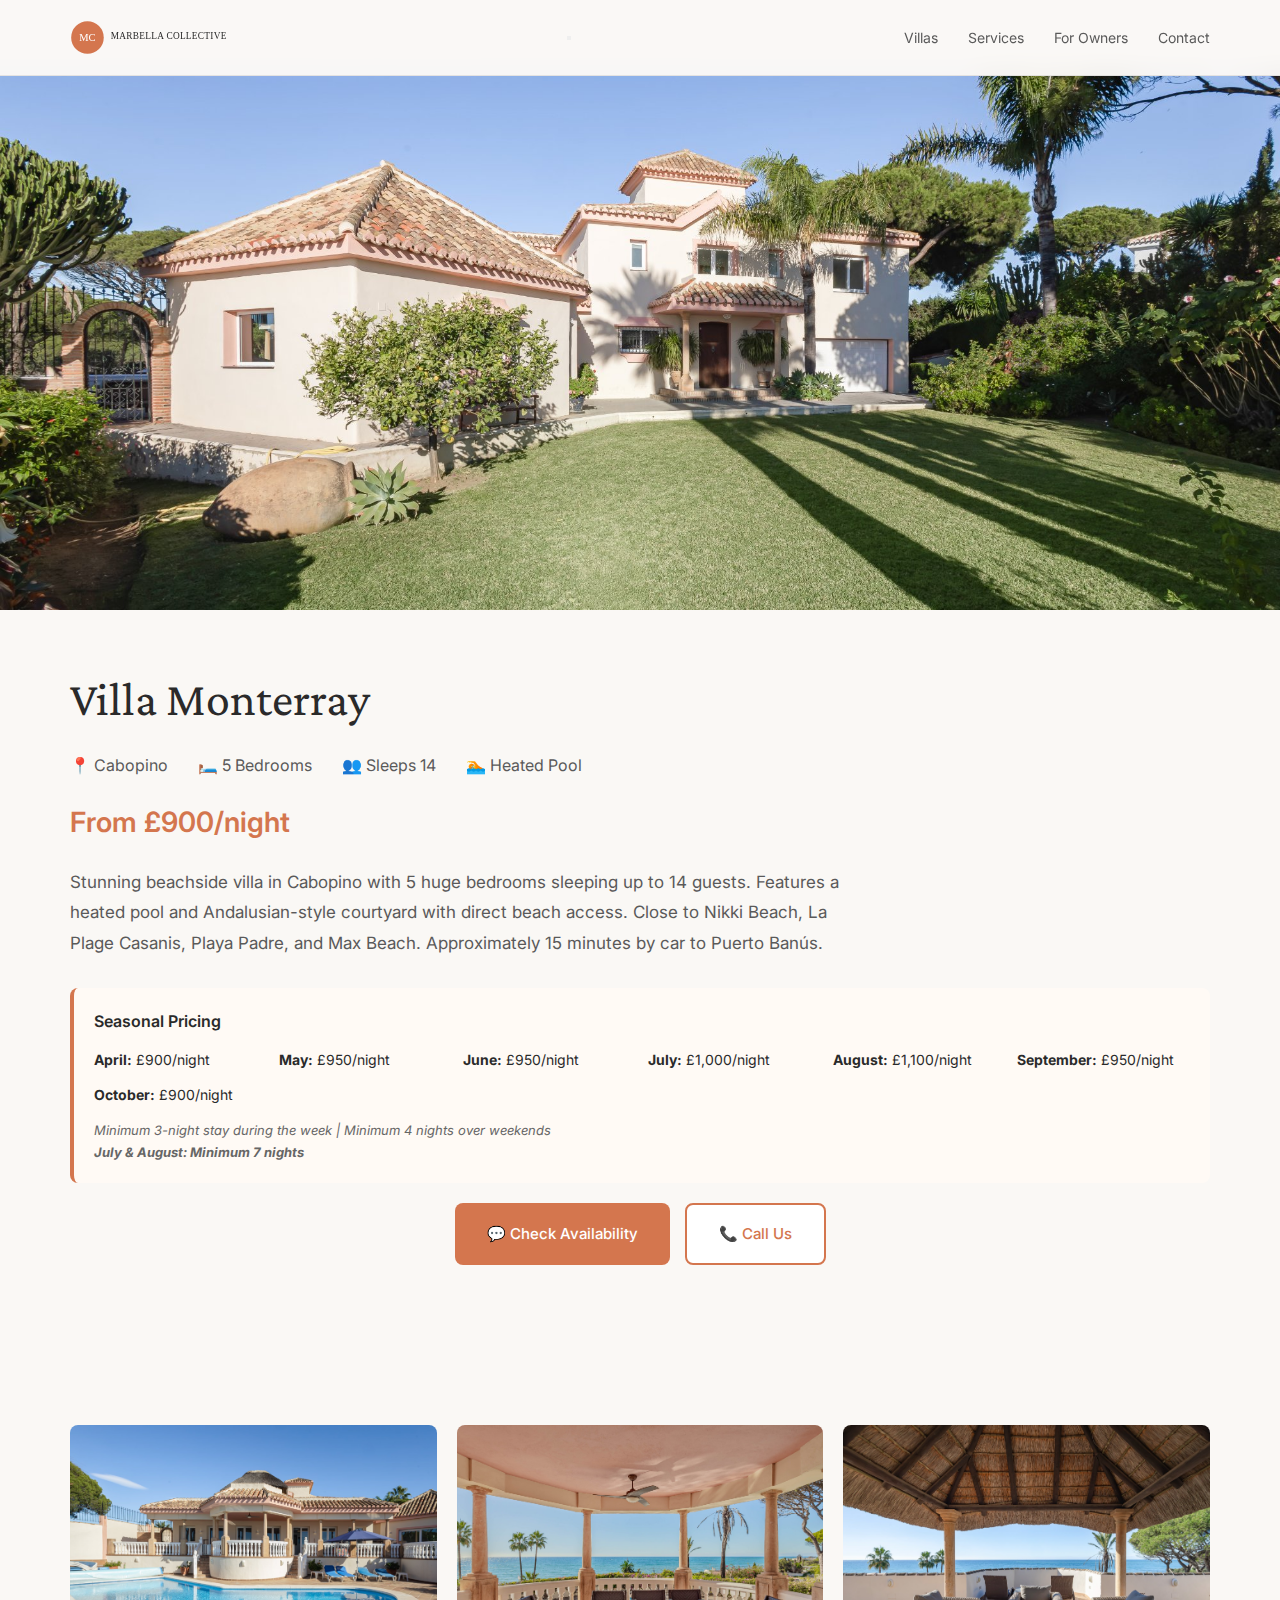
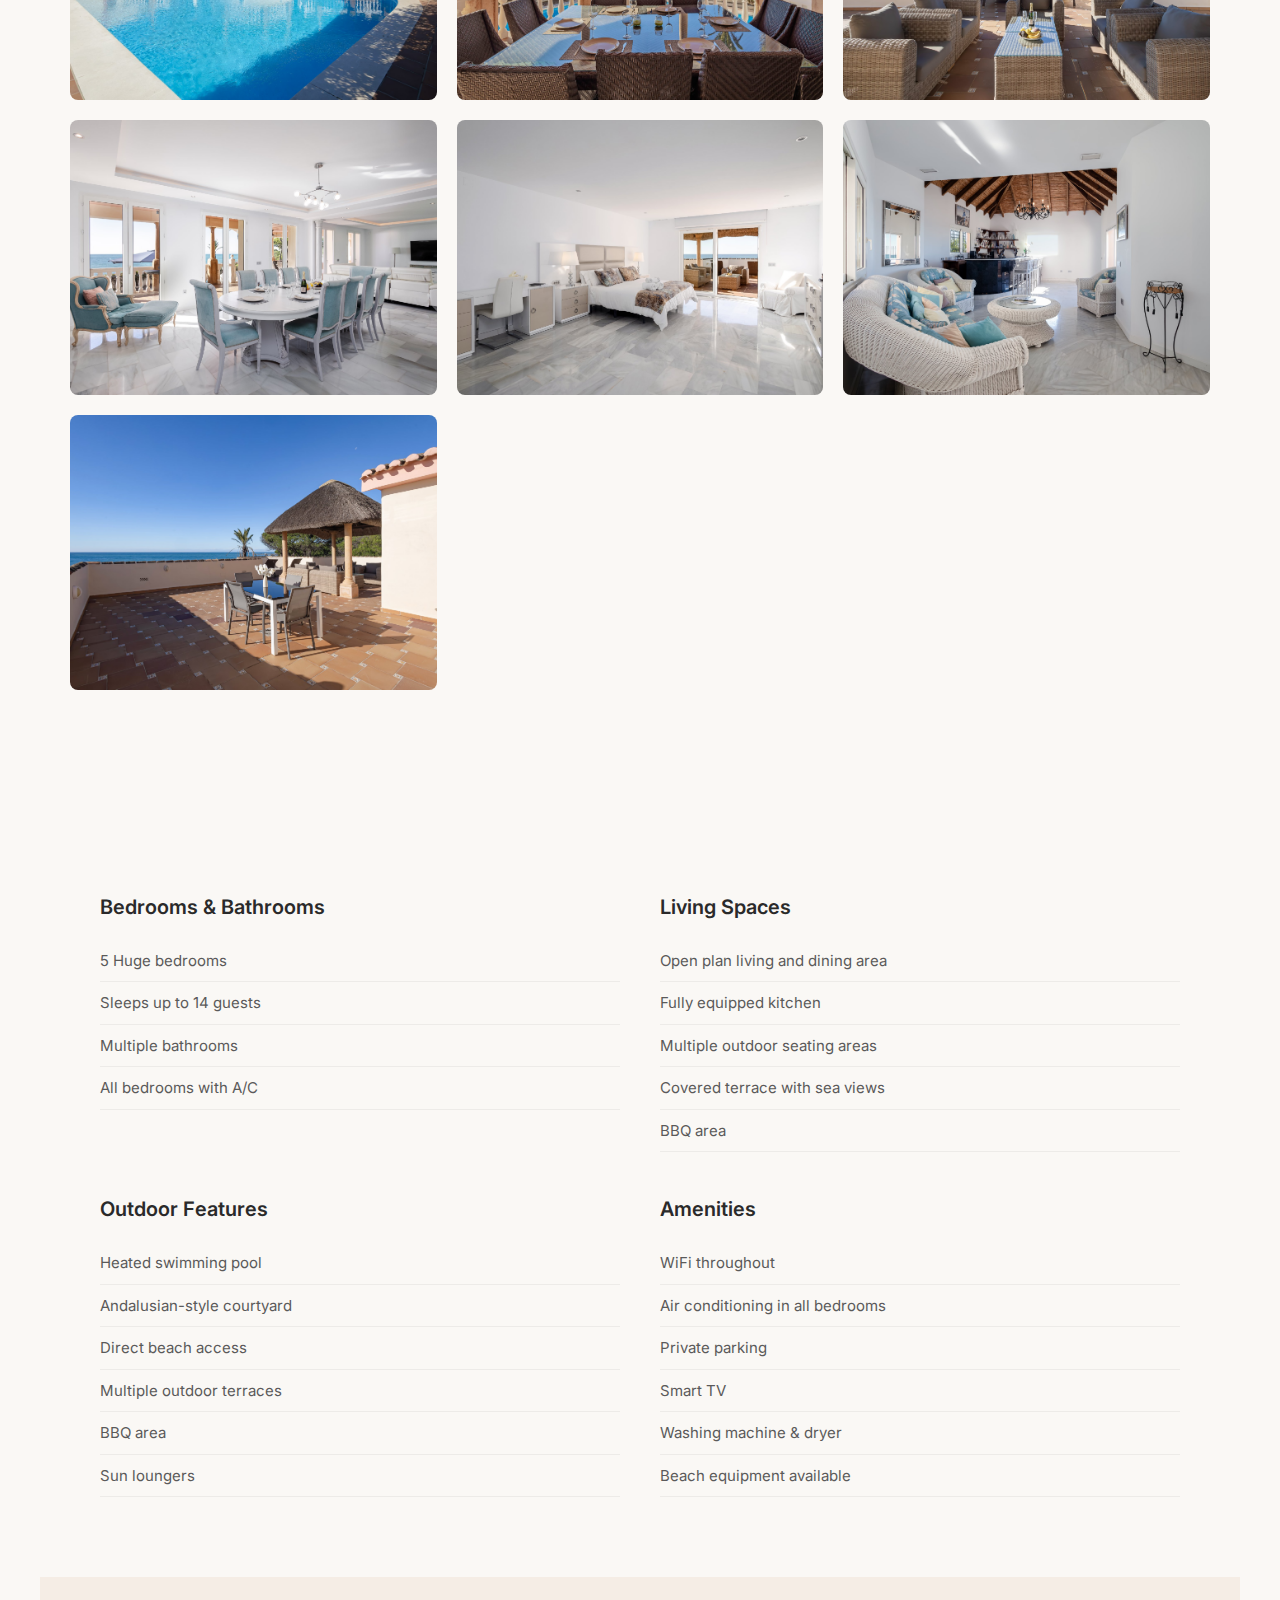
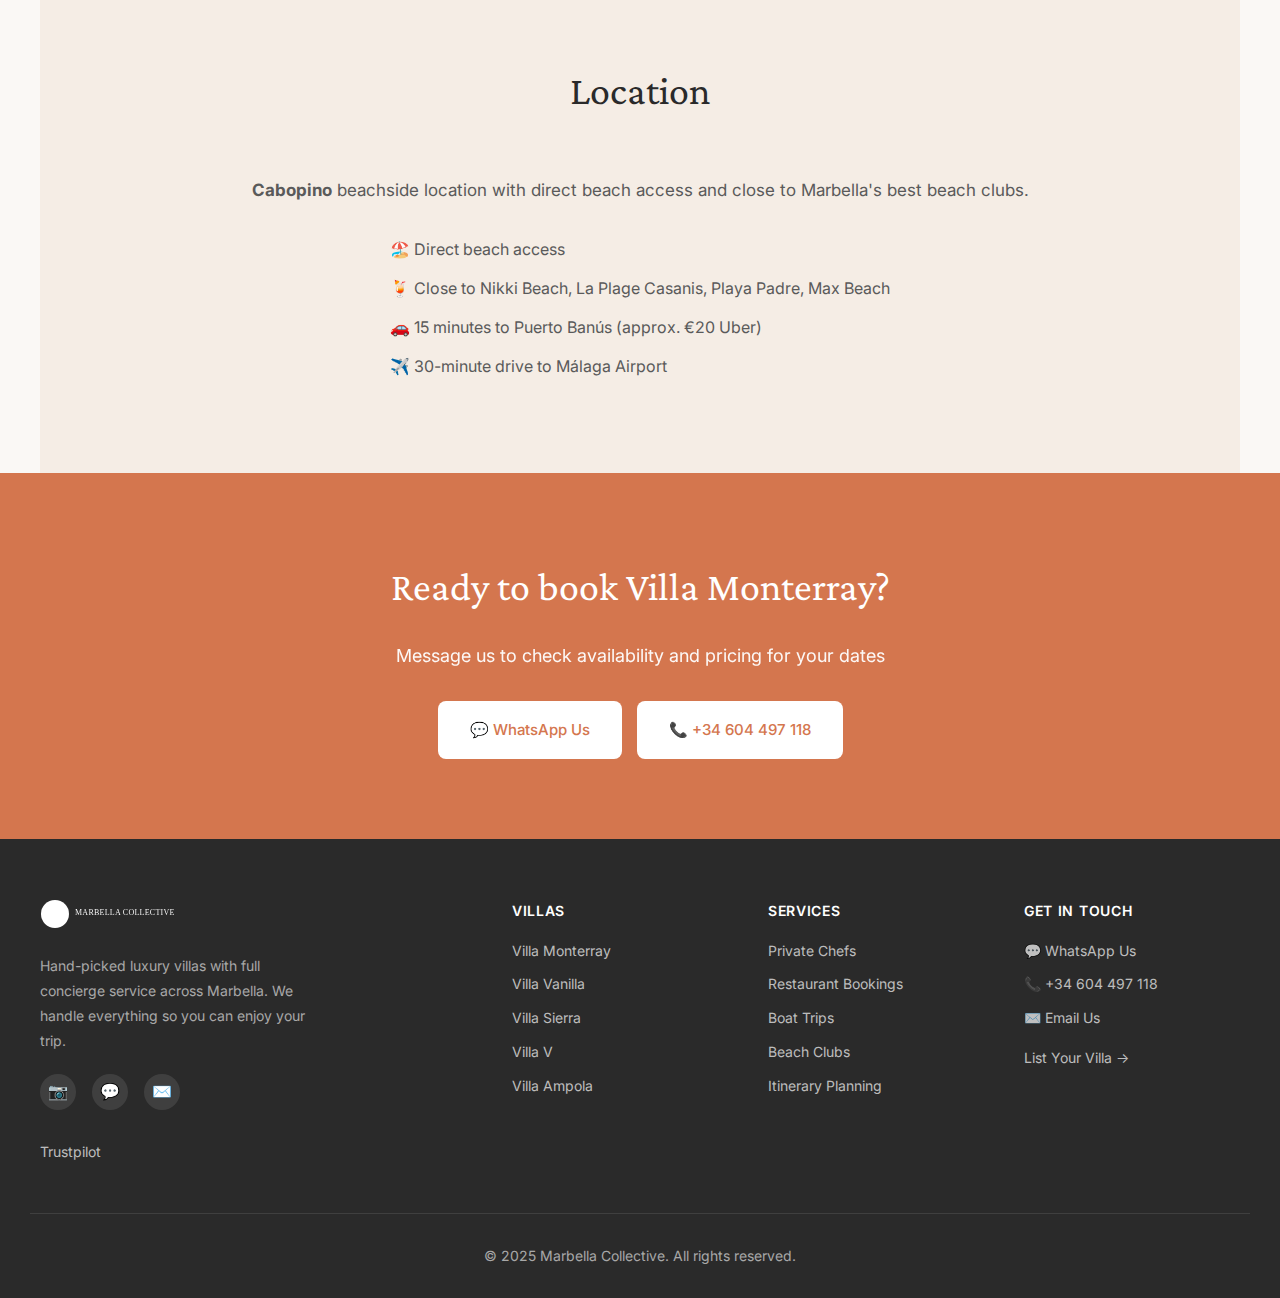
<file: villa-monterray.html>
<!DOCTYPE html>
<html lang="en">
<head>
    <meta charset="UTF-8">
    <meta name="viewport" content="width=device-width, initial-scale=1.0">
    <meta name="description" content="Villa Monterray | 5 bedroom villa in Cabopino with sea views, pool, and jacuzzi. Sleeps 10-14 guests.">
    <link rel="icon" type="image/x-icon" href="favicon.ico">
    <link rel="apple-touch-icon" href="apple-touch-icon.png">
    <title>Villa Monterray | Marbella Collective</title>
    
    <link rel="preconnect" href="https://fonts.googleapis.com">
    <link rel="preconnect" href="https://fonts.gstatic.com" crossorigin>
    <link href="https://fonts.googleapis.com/css2?family=Crimson+Pro:wght@300;400;600&family=Inter:wght@400;500;600&display=swap" rel="stylesheet">
    
    <link rel="stylesheet" href="css/styles.css">
    
    <style>
        .villa-hero {
            width: 100%;
            height: 60vh;
            min-height: 400px;
            object-fit: cover;
            margin-top: 70px;
        }
        
        .villa-header {
            max-width: 1200px;
            margin: 0 auto;
            padding: 40px 30px;
        }
        
        .villa-header h1 {
            font-family: var(--font-serif);
            font-size: 48px;
            font-weight: 400;
            margin-bottom: 12px;
        }
        
        .villa-specs {
            display: flex;
            gap: 30px;
            flex-wrap: wrap;
            font-size: 16px;
            color: var(--grey);
            margin-bottom: 20px;
        }
        
        .villa-price-display {
            font-size: 28px;
            font-weight: 600;
            color: var(--terracotta);
            margin: 20px 0;
        }
        
        .villa-description {
            font-size: 17px;
            line-height: 1.8;
            color: var(--grey);
            max-width: 800px;
            margin-bottom: 30px;
        }
        
        .gallery {
            display: grid;
            grid-template-columns: repeat(3, 1fr);
            gap: 20px;
            margin: 40px 0;
        }
        
        .gallery img {
            width: 100%;
            aspect-ratio: 4/3;
            object-fit: cover;
            border-radius: 8px;
        }
        
        .details-grid {
            display: grid;
            grid-template-columns: 1fr 1fr;
            gap: 40px;
            max-width: 1200px;
            margin: 0 auto;
            padding: 0 30px;
        }
        
        .detail-section h3 {
            font-size: 20px;
            font-weight: 600;
            margin-bottom: 16px;
            color: var(--charcoal);
        }
        
        .detail-section ul {
            list-style: none;
            padding: 0;
        }
        
        .detail-section li {
            padding: 8px 0;
            font-size: 15px;
            color: var(--grey);
            border-bottom: 1px solid rgba(0,0,0,0.05);
        }
        
        @media (max-width: 768px) {
            .villa-header h1 {
                font-size: 32px;
            }
            .gallery {
                grid-template-columns: 1fr;
            }
            .details-grid {
                grid-template-columns: 1fr;
            }
        }
    </style>
</head>
<body>

    <nav class="nav">
        <div class="nav-container">
            <a href="index.html" class="nav-logo"><img src="logo.svg" alt="Marbella Collective" style="height: 35px;"></a>
            
            <!-- Mobile menu button -->
            <button class="mobile-menu-btn" id="mobile-menu-btn" aria-label="Menu">
                <span></span>
                <span></span>
                <span></span>
            </button>
            <div class="nav-links" id="nav-links">
                <a href="index.html#villas">Villas</a>
                <a href="index.html#services">Services</a>
                <a href="for-owners.html">For Owners</a>
                <a href="index.html#contact">Contact</a>
            </div>
        </div>
    </nav>

    <img src="villa-monterray-hero.jpg" alt="Villa Monterray" class="villa-hero">

    <div class="villa-header">
        <h1>Villa Monterray</h1>
        <div class="villa-specs">
            <span>📍 Cabopino</span>
            <span>🛏️ 5 Bedrooms</span>
            <span>👥 Sleeps 14</span>
            <span>🏊 Heated Pool</span>
        </div>
        <div class="villa-price-display">From £900/night</div>
        <p class="villa-description">
            Stunning beachside villa in Cabopino with 5 huge bedrooms sleeping up to 14 guests. Features a heated pool and Andalusian-style courtyard with direct beach access. Close to Nikki Beach, La Plage Casanis, Playa Padre, and Max Beach. Approximately 15 minutes by car to Puerto Banús.
        </p>
        <div style="background: #fffaf5; padding: 20px; border-radius: 8px; margin: 20px 0; border-left: 4px solid var(--terracotta);">
            <h3 style="font-size: 16px; font-weight: 600; margin-bottom: 12px;">Seasonal Pricing</h3>
            <div style="display: grid; grid-template-columns: repeat(auto-fit, minmax(150px, 1fr)); gap: 12px; font-size: 14px;">
                <div><strong>April:</strong> £900/night</div>
                <div><strong>May:</strong> £950/night</div>
                <div><strong>June:</strong> £950/night</div>
                <div><strong>July:</strong> £1,000/night</div>
                <div><strong>August:</strong> £1,100/night</div>
                <div><strong>September:</strong> £950/night</div>
                <div><strong>October:</strong> £900/night</div>
            </div>
            <p style="font-size: 13px; color: #666; margin-top: 12px; font-style: italic;">
                Minimum 3-night stay during the week | Minimum 4 nights over weekends<br>
                <strong>July & August: Minimum 7 nights</strong>
            </p>
        </div>
        <div class="cta-group">
            <a href="https://wa.me/34604497118?text=I'm interested in Villa Monterray" class="btn btn-primary">💬 Check Availability</a>
            <a href="tel:+34604497118" class="btn btn-secondary">📞 Call Us</a>
        </div>
    </div>

    <section class="section">
        <div class="gallery">
            <img src="monterray-pool.jpg" alt="Villa Monterray pool and terrace">
            <img src="monterray-dining-seaview.jpg" alt="Villa Monterray covered dining with sea views">
            <img src="monterray-terrace-seaview.jpg" alt="Villa Monterray terrace lounge with sea views">
            <img src="monterray-dining-room.jpg" alt="Villa Monterray dining room with sea views">
            <img src="monterray-bedroom.jpg" alt="Villa Monterray master bedroom with sea views">
            <img src="monterray-bar-lounge.jpg" alt="Villa Monterray bar and lounge">
            <img src="monterray-rooftop.jpg" alt="Villa Monterray rooftop terrace">
        </div>
    </section>

    <section class="section">
        <div class="details-grid">
            <div class="detail-section">
                <h3>Bedrooms & Bathrooms</h3>
                <ul>
                    <li>5 Huge bedrooms</li>
                    <li>Sleeps up to 14 guests</li>
                    <li>Multiple bathrooms</li>
                    <li>All bedrooms with A/C</li>
                </ul>
            </div>
            
            <div class="detail-section">
                <h3>Living Spaces</h3>
                <ul>
                    <li>Open plan living and dining area</li>
                    <li>Fully equipped kitchen</li>
                    <li>Multiple outdoor seating areas</li>
                    <li>Covered terrace with sea views</li>
                    <li>BBQ area</li>
                </ul>
            </div>
            
            <div class="detail-section">
                <h3>Outdoor Features</h3>
                <ul>
                    <li>Heated swimming pool</li>
                    <li>Andalusian-style courtyard</li>
                    <li>Direct beach access</li>
                    <li>Multiple outdoor terraces</li>
                    <li>BBQ area</li>
                    <li>Sun loungers</li>
                </ul>
            </div>
            
            <div class="detail-section">
                <h3>Amenities</h3>
                <ul>
                    <li>WiFi throughout</li>
                    <li>Air conditioning in all bedrooms</li>
                    <li>Private parking</li>
                    <li>Smart TV</li>
                    <li>Washing machine & dryer</li>
                    <li>Beach equipment available</li>
                </ul>
            </div>
        </div>
    </section>

    <section class="section" style="background: var(--sand);">
        <h2 class="section-title">Location</h2>
        <div style="max-width: 800px; margin: 0 auto; text-align: center;">
            <p style="font-size: 17px; line-height: 1.8; color: var(--grey); margin-bottom: 30px;">
                <strong>Cabopino</strong> beachside location with direct beach access and close to Marbella's best beach clubs.
            </p>
            <div style="text-align: left; max-width: 500px; margin: 0 auto; font-size: 16px; color: var(--grey);">
                <p style="margin-bottom: 12px;">🏖️ Direct beach access</p>
                <p style="margin-bottom: 12px;">🍹 Close to Nikki Beach, La Plage Casanis, Playa Padre, Max Beach</p>
                <p style="margin-bottom: 12px;">🚗 15 minutes to Puerto Banús (approx. €20 Uber)</p>
                <p style="margin-bottom: 12px;">✈️ 30-minute drive to Málaga Airport</p>
            </div>
        </div>
    </section>

    <section class="cta-section">
        <h2>Ready to book Villa Monterray?</h2>
        <p>Message us to check availability and pricing for your dates</p>
        <div class="cta-group">
            <a href="https://wa.me/34604497118?text=I'm interested in Villa Monterray" class="btn">💬 WhatsApp Us</a>
            <a href="tel:+34604497118" class="btn">📞 +34 604 497 118</a>
        </div>
    </section>

    <!-- Footer -->
    <footer class="footer">
        <div class="footer-content" style="grid-template-columns: 2fr 1fr 1fr 1fr;">
            
            <div>
                <img src="logo.svg" alt="Marbella Collective" style="height: 30px; margin-bottom: 16px; filter: brightness(0) invert(1);">
                <p style="color: rgba(255,255,255,0.6); font-size: 14px; line-height: 1.8; max-width: 280px;">
                    Hand-picked luxury villas with full concierge service across Marbella. We handle everything so you can enjoy your trip.
                </p>
                <div style="margin-top: 20px; display: flex; gap: 16px;">
                    <a href="https://www.instagram.com/marbellacollective/" style="display: inline-flex; align-items: center; justify-content: center; width: 36px; height: 36px; border-radius: 50%; background: rgba(255,255,255,0.1); color: white; font-size: 16px; text-decoration: none;">📷</a>
                    <a href="https://wa.me/34604497118" style="display: inline-flex; align-items: center; justify-content: center; width: 36px; height: 36px; border-radius: 50%; background: rgba(255,255,255,0.1); color: white; font-size: 16px; text-decoration: none;">💬</a>
                    <a href="mailto:bookings@marbellacollective.co" style="display: inline-flex; align-items: center; justify-content: center; width: 36px; height: 36px; border-radius: 50%; background: rgba(255,255,255,0.1); color: white; font-size: 16px; text-decoration: none;">✉️</a>
                </div>
                <!-- TrustBox widget - Review Collector -->
                <div style="margin-top: 20px; max-width: 280px;">
                    <div class="trustpilot-widget" data-locale="en-US" data-template-id="56278e9abfbbba0bdcd568bc" data-businessunit-id="68333a14fe7a18bd7cb3b4b5" data-style-height="52px" data-style-width="100%" data-token="d3556842-c29b-405c-8a44-ecf8fd809193">
                        <a href="https://www.trustpilot.com/review/www.marbellacollective.co" target="_blank" rel="noopener">Trustpilot</a>
                    </div>
                </div>
                <!-- End TrustBox widget -->
            </div>

            <div>
                <h4>Villas</h4>
                <a href="villa-monterray.html">Villa Monterray</a>
                <a href="villa-vanilla.html">Villa Vanilla</a>
                <a href="villa-sierra.html">Villa Sierra</a>
                <a href="villa-v.html">Villa V</a>
                <a href="villa-ampola.html">Villa Ampola</a>
            </div>

            <div>
                <h4>Services</h4>
                <a href="index.html#services">Private Chefs</a>
                <a href="index.html#services">Restaurant Bookings</a>
                <a href="index.html#services">Boat Trips</a>
                <a href="index.html#services">Beach Clubs</a>
                <a href="itinerary-planner.html">Itinerary Planning</a>
            </div>

            <div>
                <h4>Get in Touch</h4>
                <a href="https://wa.me/34604497118">💬 WhatsApp Us</a>
                <a href="tel:+34604497118">📞 +34 604 497 118</a>
                <a href="mailto:bookings@marbellacollective.co">✉️ Email Us</a>
                <a href="for-owners.html" style="margin-top: 16px; display: block;">List Your Villa →</a>
            </div>

        </div>

        <div class="footer-bottom">
            <p>&copy; 2025 Marbella Collective. All rights reserved.</p>
        </div>
    </footer>

    <script>
        const mobileMenuBtn = document.getElementById("mobile-menu-btn");
        const navLinks = document.getElementById("nav-links");
        if (mobileMenuBtn) {
            mobileMenuBtn.addEventListener("click", function() {
                navLinks.classList.toggle("active");
                mobileMenuBtn.classList.toggle("active");
            });
            document.querySelectorAll(".nav-links a").forEach(link => {
                link.addEventListener("click", function() {
                    navLinks.classList.remove("active");
                    mobileMenuBtn.classList.remove("active");
                });
            });
        }
    </script>

    <!-- TrustBox script -->
    <script type="text/javascript" src="//widget.trustpilot.com/bootstrap/v5/tp.widget.bootstrap.min.js" async></script>
    <!-- End TrustBox script -->
</body>
</html>
</file>
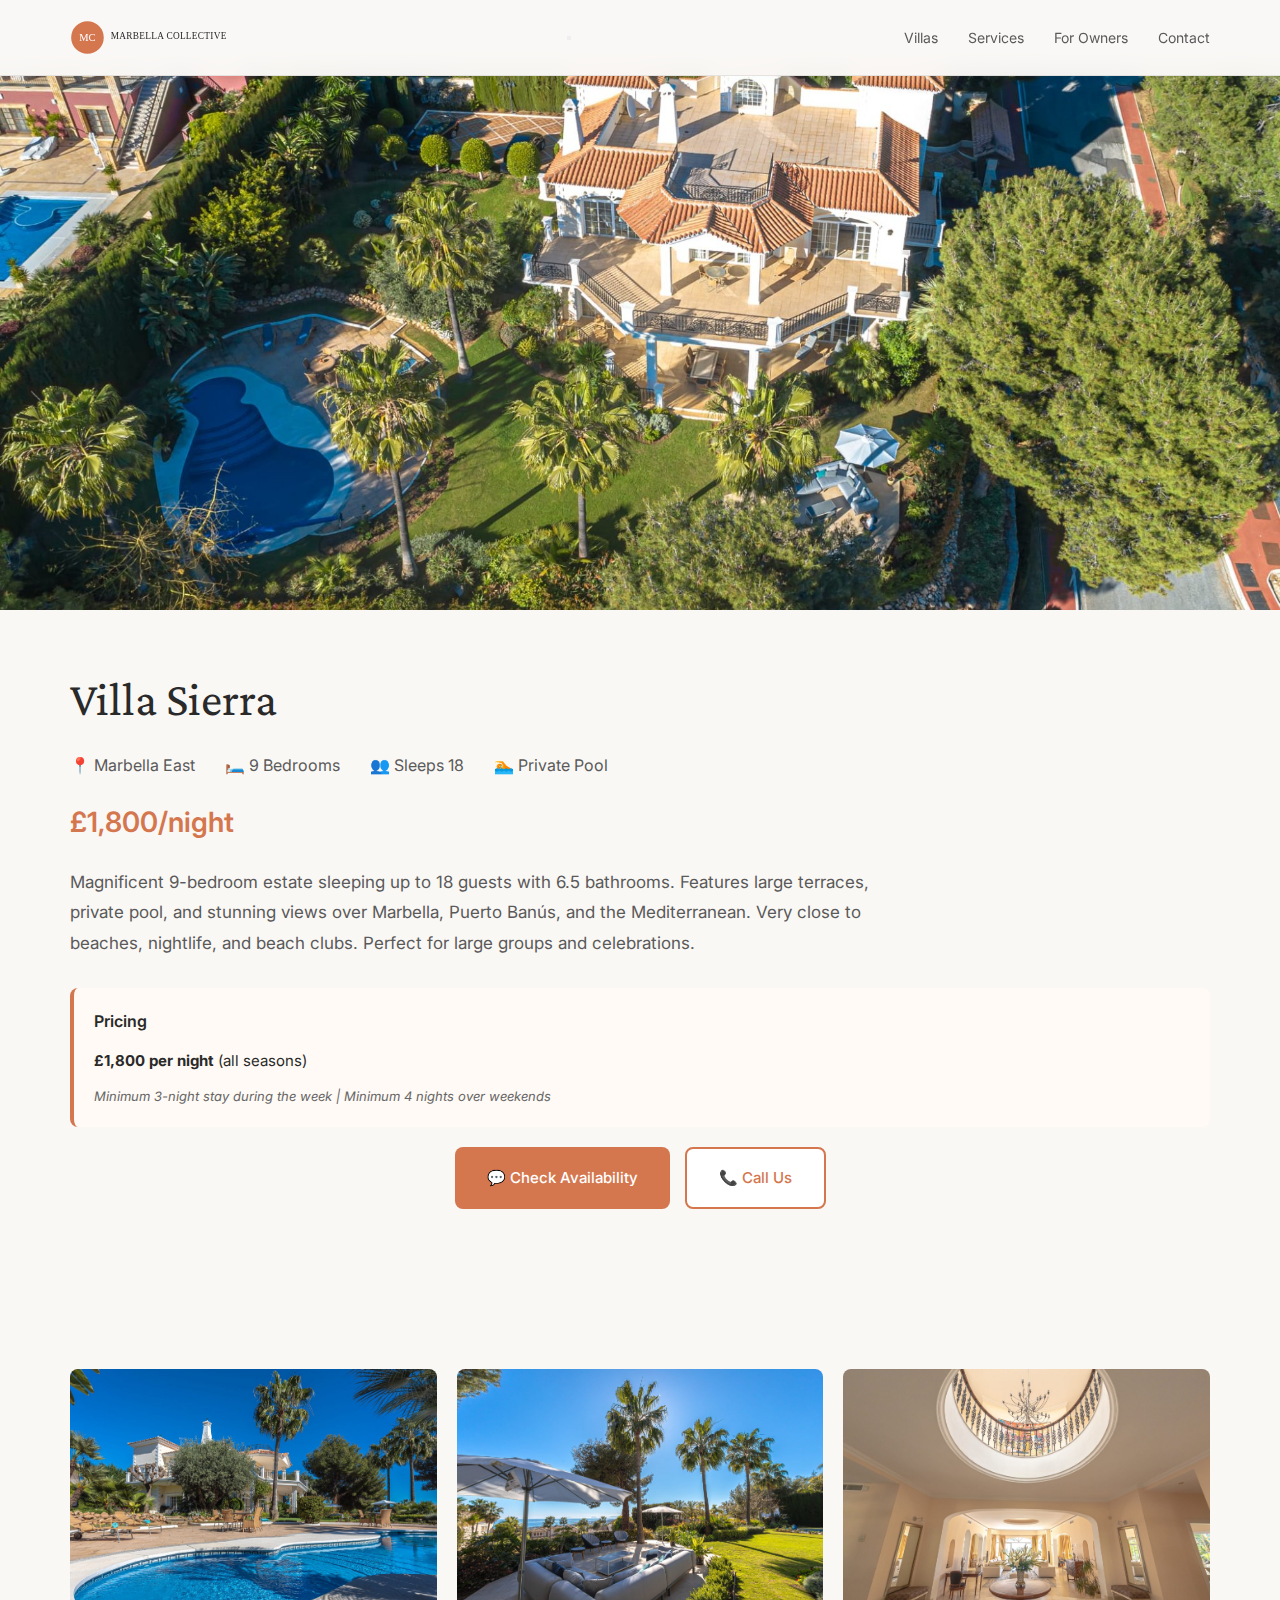
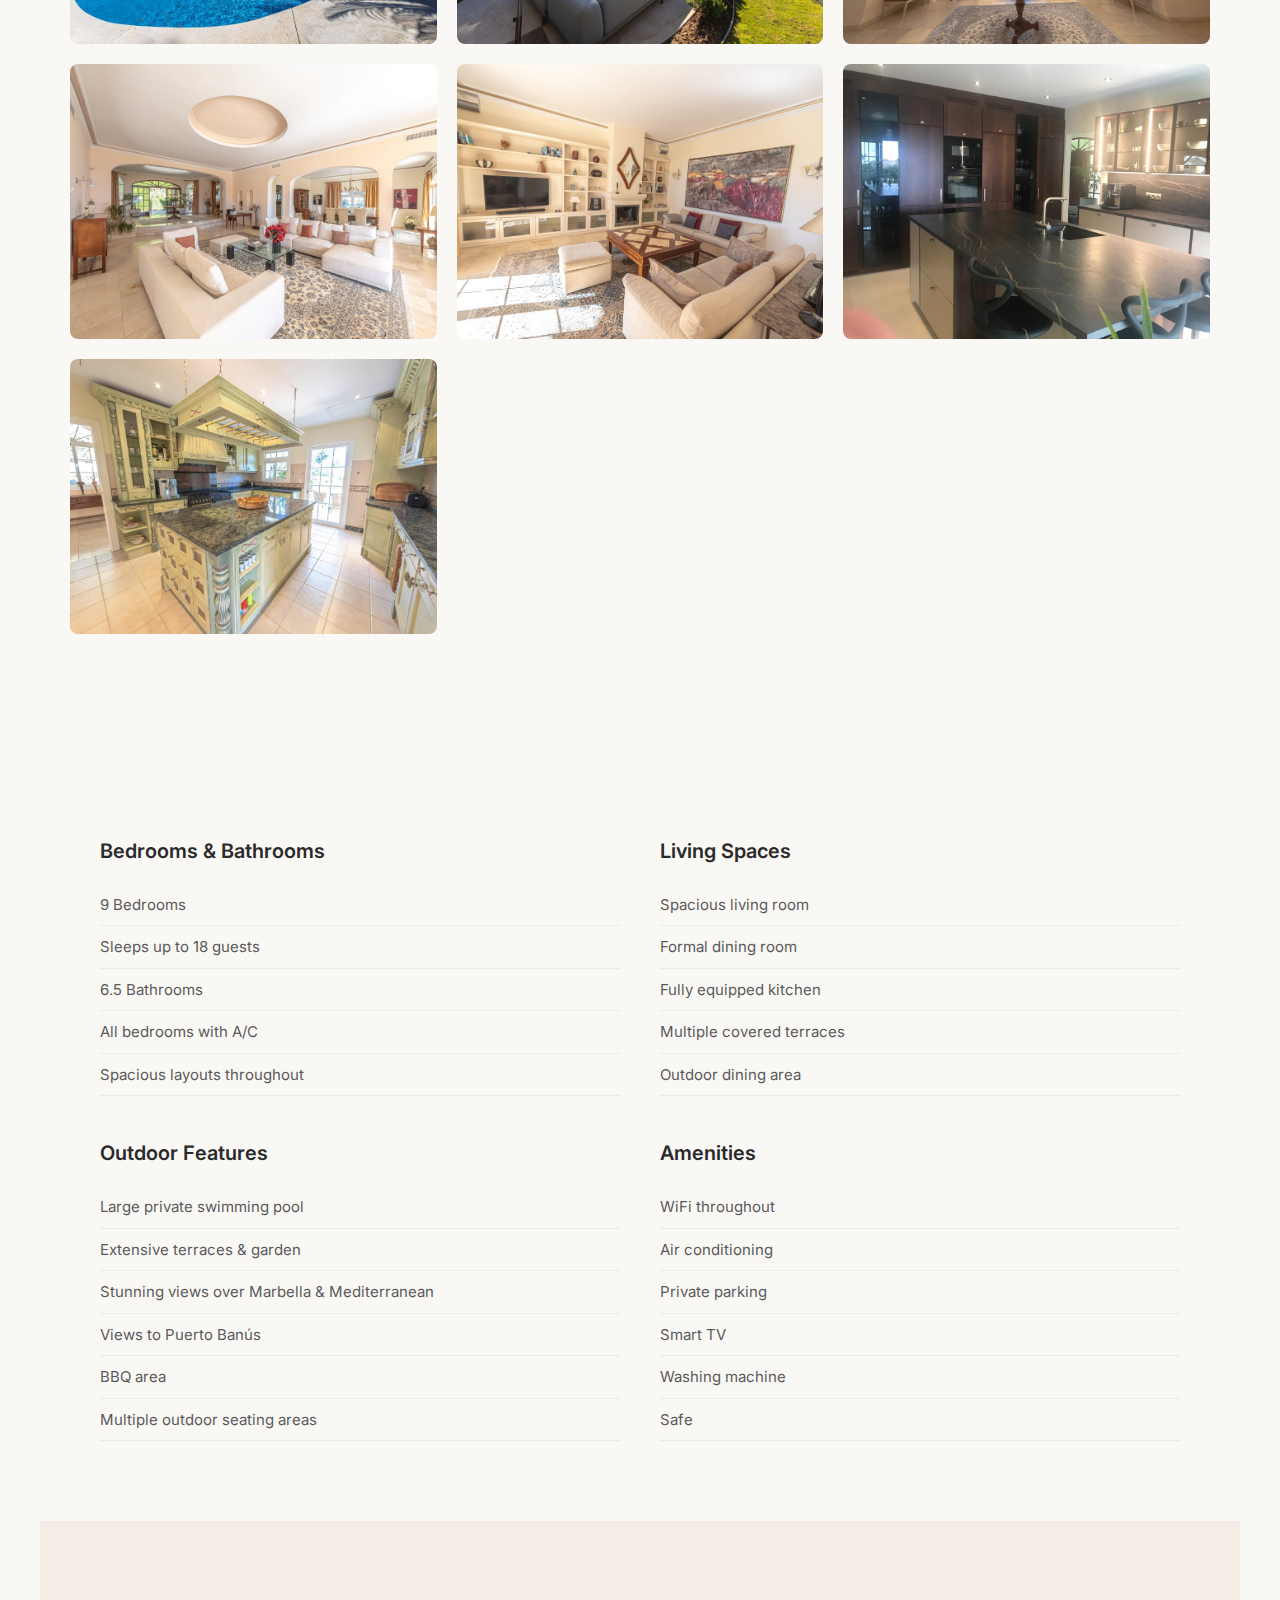
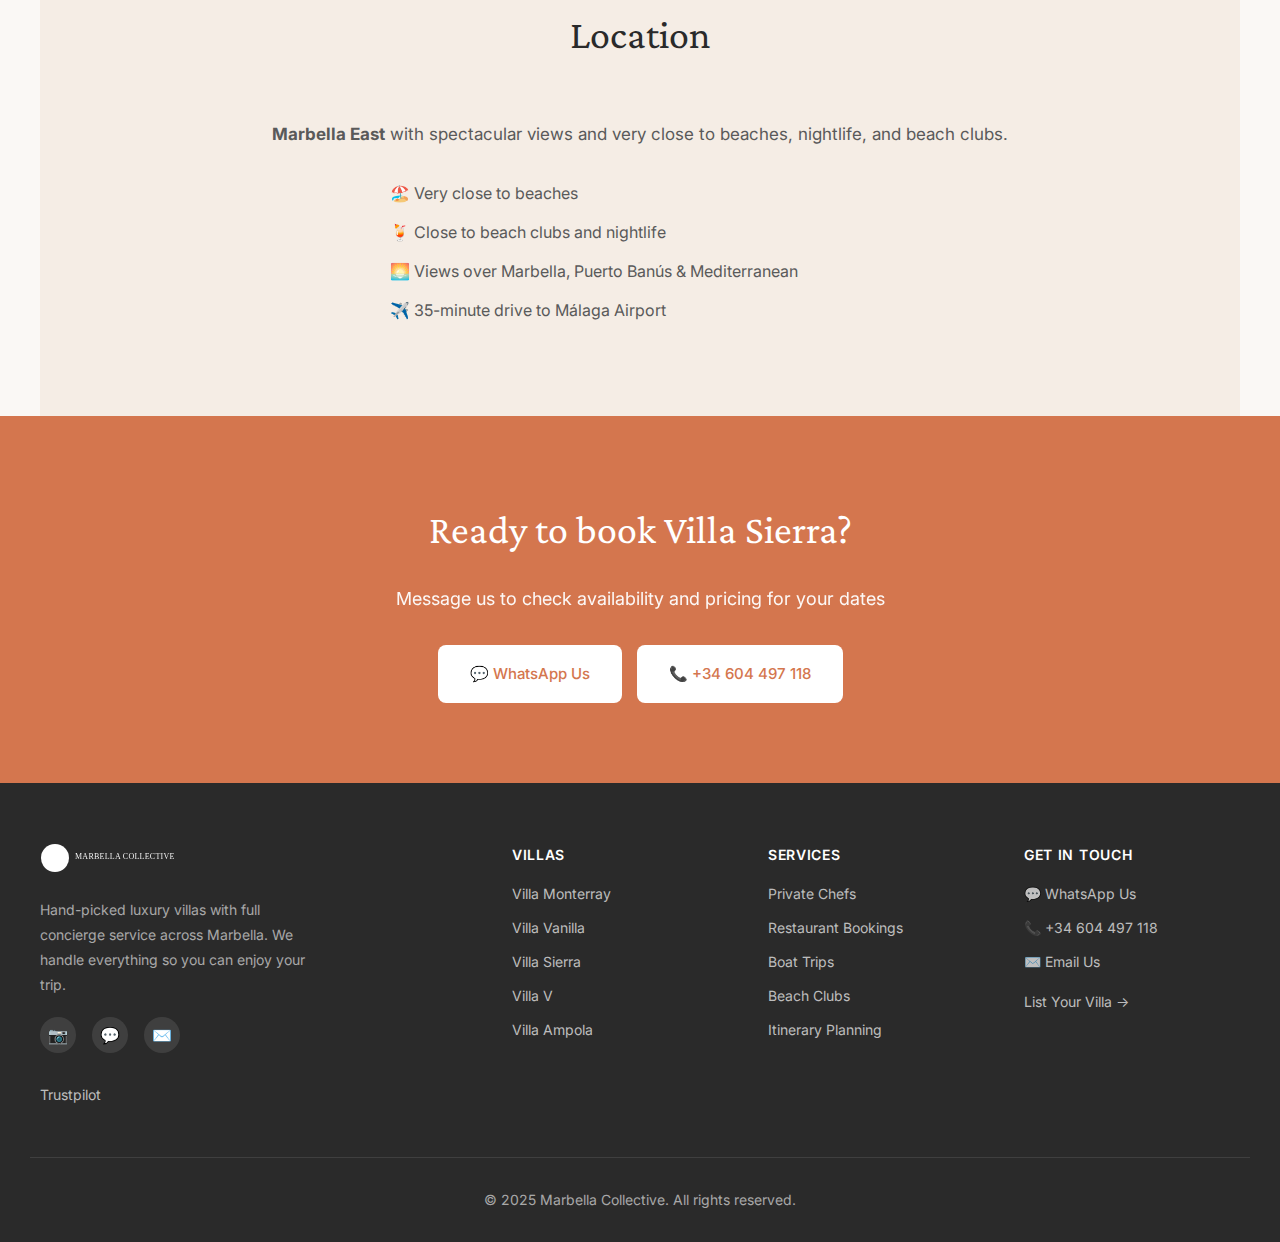
<file: villa-sierra.html>
<!DOCTYPE html>
<html lang="en">
<head>
    <meta charset="UTF-8">
    <meta name="viewport" content="width=device-width, initial-scale=1.0">
    <meta name="description" content="Villa Sierra | Elegant 5 bedroom villa with classic Mediterranean architecture, pool, and beautiful gardens.">
    <link rel="icon" type="image/x-icon" href="favicon.ico">
    <link rel="apple-touch-icon" href="apple-touch-icon.png">
    <title>Villa Sierra | Marbella Collective</title>
    
    <link rel="preconnect" href="https://fonts.googleapis.com">
    <link rel="preconnect" href="https://fonts.gstatic.com" crossorigin>
    <link href="https://fonts.googleapis.com/css2?family=Crimson+Pro:wght@300;400;600&family=Inter:wght@400;500;600&display=swap" rel="stylesheet">
    
    <link rel="stylesheet" href="css/styles.css">
    
    <style>
        .villa-hero {
            width: 100%;
            height: 60vh;
            min-height: 400px;
            object-fit: cover;
            margin-top: 70px;
        }
        
        .villa-header {
            max-width: 1200px;
            margin: 0 auto;
            padding: 40px 30px;
        }
        
        .villa-header h1 {
            font-family: var(--font-serif);
            font-size: 48px;
            font-weight: 400;
            margin-bottom: 12px;
        }
        
        .villa-specs {
            display: flex;
            gap: 30px;
            flex-wrap: wrap;
            font-size: 16px;
            color: var(--grey);
            margin-bottom: 20px;
        }
        
        .villa-price-display {
            font-size: 28px;
            font-weight: 600;
            color: var(--terracotta);
            margin: 20px 0;
        }
        
        .villa-description {
            font-size: 17px;
            line-height: 1.8;
            color: var(--grey);
            max-width: 800px;
            margin-bottom: 30px;
        }
        
        .gallery {
            display: grid;
            grid-template-columns: repeat(3, 1fr);
            gap: 20px;
            margin: 40px 0;
        }
        
        .gallery img {
            width: 100%;
            aspect-ratio: 4/3;
            object-fit: cover;
            border-radius: 8px;
        }
        
        .details-grid {
            display: grid;
            grid-template-columns: 1fr 1fr;
            gap: 40px;
            max-width: 1200px;
            margin: 0 auto;
            padding: 0 30px;
        }
        
        .detail-section h3 {
            font-size: 20px;
            font-weight: 600;
            margin-bottom: 16px;
            color: var(--charcoal);
        }
        
        .detail-section ul {
            list-style: none;
            padding: 0;
        }
        
        .detail-section li {
            padding: 8px 0;
            font-size: 15px;
            color: var(--grey);
            border-bottom: 1px solid rgba(0,0,0,0.05);
        }
        
        @media (max-width: 768px) {
            .villa-header h1 {
                font-size: 32px;
            }
            .gallery {
                grid-template-columns: 1fr;
            }
            .details-grid {
                grid-template-columns: 1fr;
            }
        }
    </style>
</head>
<body>

    <nav class="nav">
        <div class="nav-container">
            <a href="index.html" class="nav-logo"><img src="logo.svg" alt="Marbella Collective" style="height: 35px;"></a>
            
            <!-- Mobile menu button -->
            <button class="mobile-menu-btn" id="mobile-menu-btn" aria-label="Menu">
                <span></span>
                <span></span>
                <span></span>
            </button>
            <div class="nav-links" id="nav-links">
                <a href="index.html#villas">Villas</a>
                <a href="index.html#services">Services</a>
                <a href="for-owners.html">For Owners</a>
                <a href="index.html#contact">Contact</a>
            </div>
        </div>
    </nav>

    <img src="villa-sierra-hero.jpg" alt="Villa Sierra" class="villa-hero">

    <div class="villa-header">
        <h1>Villa Sierra</h1>
        <div class="villa-specs">
            <span>📍 Marbella East</span>
            <span>🛏️ 9 Bedrooms</span>
            <span>👥 Sleeps 18</span>
            <span>🏊 Private Pool</span>
        </div>
        <div class="villa-price-display">£1,800/night</div>
        <p class="villa-description">
            Magnificent 9-bedroom estate sleeping up to 18 guests with 6.5 bathrooms. Features large terraces, private pool, and stunning views over Marbella, Puerto Banús, and the Mediterranean. Very close to beaches, nightlife, and beach clubs. Perfect for large groups and celebrations.
        </p>
        <div style="background: #fffaf5; padding: 20px; border-radius: 8px; margin: 20px 0; border-left: 4px solid var(--terracotta);">
            <h3 style="font-size: 16px; font-weight: 600; margin-bottom: 12px;">Pricing</h3>
            <div style="font-size: 15px; color: var(--charcoal);">
                <strong>£1,800 per night</strong> (all seasons)
            </div>
            <p style="font-size: 13px; color: #666; margin-top: 12px; font-style: italic;">
                Minimum 3-night stay during the week | Minimum 4 nights over weekends
            </p>
        </div>
        <div class="cta-group">
            <a href="https://wa.me/34604497118?text=I'm interested in Villa Sierra" class="btn btn-primary">💬 Check Availability</a>
            <a href="tel:+34604497118" class="btn btn-secondary">📞 Call Us</a>
        </div>
    </div>

    <section class="section">
        <div class="gallery">
            <img src="sierra-pool.jpg" alt="Villa Sierra pool and exterior">
            <img src="sierra-garden.jpg" alt="Villa Sierra garden terrace with sea views">
            <img src="sierra-entrance.jpg" alt="Villa Sierra grand entrance hall">
            <img src="sierra-lounge.jpg" alt="Villa Sierra open plan lounge">
            <img src="sierra-living-room.jpg" alt="Villa Sierra living room">
            <img src="sierra-kitchen.jpg" alt="Villa Sierra modern kitchen">
            <img src="sierra-kitchen-traditional.jpg" alt="Villa Sierra traditional kitchen">
        </div>
    </section>

    <section class="section">
        <div class="details-grid">
            <div class="detail-section">
                <h3>Bedrooms & Bathrooms</h3>
                <ul>
                    <li>9 Bedrooms</li>
                    <li>Sleeps up to 18 guests</li>
                    <li>6.5 Bathrooms</li>
                    <li>All bedrooms with A/C</li>
                    <li>Spacious layouts throughout</li>
                </ul>
            </div>
            
            <div class="detail-section">
                <h3>Living Spaces</h3>
                <ul>
                    <li>Spacious living room</li>
                    <li>Formal dining room</li>
                    <li>Fully equipped kitchen</li>
                    <li>Multiple covered terraces</li>
                    <li>Outdoor dining area</li>
                </ul>
            </div>
            
            <div class="detail-section">
                <h3>Outdoor Features</h3>
                <ul>
                    <li>Large private swimming pool</li>
                    <li>Extensive terraces & garden</li>
                    <li>Stunning views over Marbella & Mediterranean</li>
                    <li>Views to Puerto Banús</li>
                    <li>BBQ area</li>
                    <li>Multiple outdoor seating areas</li>
                </ul>
            </div>
            
            <div class="detail-section">
                <h3>Amenities</h3>
                <ul>
                    <li>WiFi throughout</li>
                    <li>Air conditioning</li>
                    <li>Private parking</li>
                    <li>Smart TV</li>
                    <li>Washing machine</li>
                    <li>Safe</li>
                </ul>
            </div>
        </div>
    </section>

    <section class="section" style="background: var(--sand);">
        <h2 class="section-title">Location</h2>
        <div style="max-width: 800px; margin: 0 auto; text-align: center;">
            <p style="font-size: 17px; line-height: 1.8; color: var(--grey); margin-bottom: 30px;">
                <strong>Marbella East</strong> with spectacular views and very close to beaches, nightlife, and beach clubs.
            </p>
            <div style="text-align: left; max-width: 500px; margin: 0 auto; font-size: 16px; color: var(--grey);">
                <p style="margin-bottom: 12px;">🏖️ Very close to beaches</p>
                <p style="margin-bottom: 12px;">🍹 Close to beach clubs and nightlife</p>
                <p style="margin-bottom: 12px;">🌅 Views over Marbella, Puerto Banús & Mediterranean</p>
                <p style="margin-bottom: 12px;">✈️ 35-minute drive to Málaga Airport</p>
            </div>
        </div>
    </section>

    <section class="cta-section">
        <h2>Ready to book Villa Sierra?</h2>
        <p>Message us to check availability and pricing for your dates</p>
        <div class="cta-group">
            <a href="https://wa.me/34604497118?text=I'm interested in Villa Sierra" class="btn">💬 WhatsApp Us</a>
            <a href="tel:+34604497118" class="btn">📞 +34 604 497 118</a>
        </div>
    </section>

    <!-- Footer -->
    <footer class="footer">
        <div class="footer-content" style="grid-template-columns: 2fr 1fr 1fr 1fr;">
            
            <div>
                <img src="logo.svg" alt="Marbella Collective" style="height: 30px; margin-bottom: 16px; filter: brightness(0) invert(1);">
                <p style="color: rgba(255,255,255,0.6); font-size: 14px; line-height: 1.8; max-width: 280px;">
                    Hand-picked luxury villas with full concierge service across Marbella. We handle everything so you can enjoy your trip.
                </p>
                <div style="margin-top: 20px; display: flex; gap: 16px;">
                    <a href="https://www.instagram.com/marbellacollective/" style="display: inline-flex; align-items: center; justify-content: center; width: 36px; height: 36px; border-radius: 50%; background: rgba(255,255,255,0.1); color: white; font-size: 16px; text-decoration: none;">📷</a>
                    <a href="https://wa.me/34604497118" style="display: inline-flex; align-items: center; justify-content: center; width: 36px; height: 36px; border-radius: 50%; background: rgba(255,255,255,0.1); color: white; font-size: 16px; text-decoration: none;">💬</a>
                    <a href="mailto:bookings@marbellacollective.co" style="display: inline-flex; align-items: center; justify-content: center; width: 36px; height: 36px; border-radius: 50%; background: rgba(255,255,255,0.1); color: white; font-size: 16px; text-decoration: none;">✉️</a>
                </div>
                <!-- TrustBox widget - Review Collector -->
                <div style="margin-top: 20px; max-width: 280px;">
                    <div class="trustpilot-widget" data-locale="en-US" data-template-id="56278e9abfbbba0bdcd568bc" data-businessunit-id="68333a14fe7a18bd7cb3b4b5" data-style-height="52px" data-style-width="100%" data-token="d3556842-c29b-405c-8a44-ecf8fd809193">
                        <a href="https://www.trustpilot.com/review/www.marbellacollective.co" target="_blank" rel="noopener">Trustpilot</a>
                    </div>
                </div>
                <!-- End TrustBox widget -->
            </div>

            <div>
                <h4>Villas</h4>
                <a href="villa-monterray.html">Villa Monterray</a>
                <a href="villa-vanilla.html">Villa Vanilla</a>
                <a href="villa-sierra.html">Villa Sierra</a>
                <a href="villa-v.html">Villa V</a>
                <a href="villa-ampola.html">Villa Ampola</a>
            </div>

            <div>
                <h4>Services</h4>
                <a href="index.html#services">Private Chefs</a>
                <a href="index.html#services">Restaurant Bookings</a>
                <a href="index.html#services">Boat Trips</a>
                <a href="index.html#services">Beach Clubs</a>
                <a href="itinerary-planner.html">Itinerary Planning</a>
            </div>

            <div>
                <h4>Get in Touch</h4>
                <a href="https://wa.me/34604497118">💬 WhatsApp Us</a>
                <a href="tel:+34604497118">📞 +34 604 497 118</a>
                <a href="mailto:bookings@marbellacollective.co">✉️ Email Us</a>
                <a href="for-owners.html" style="margin-top: 16px; display: block;">List Your Villa →</a>
            </div>

        </div>

        <div class="footer-bottom">
            <p>&copy; 2025 Marbella Collective. All rights reserved.</p>
        </div>
    </footer>

    <script>
        const mobileMenuBtn = document.getElementById("mobile-menu-btn");
        const navLinks = document.getElementById("nav-links");
        if (mobileMenuBtn) {
            mobileMenuBtn.addEventListener("click", function() {
                navLinks.classList.toggle("active");
                mobileMenuBtn.classList.toggle("active");
            });
            document.querySelectorAll(".nav-links a").forEach(link => {
                link.addEventListener("click", function() {
                    navLinks.classList.remove("active");
                    mobileMenuBtn.classList.remove("active");
                });
            });
        }
    </script>

    <!-- TrustBox script -->
    <script type="text/javascript" src="//widget.trustpilot.com/bootstrap/v5/tp.widget.bootstrap.min.js" async></script>
    <!-- End TrustBox script -->
</body>
</html>
</file>
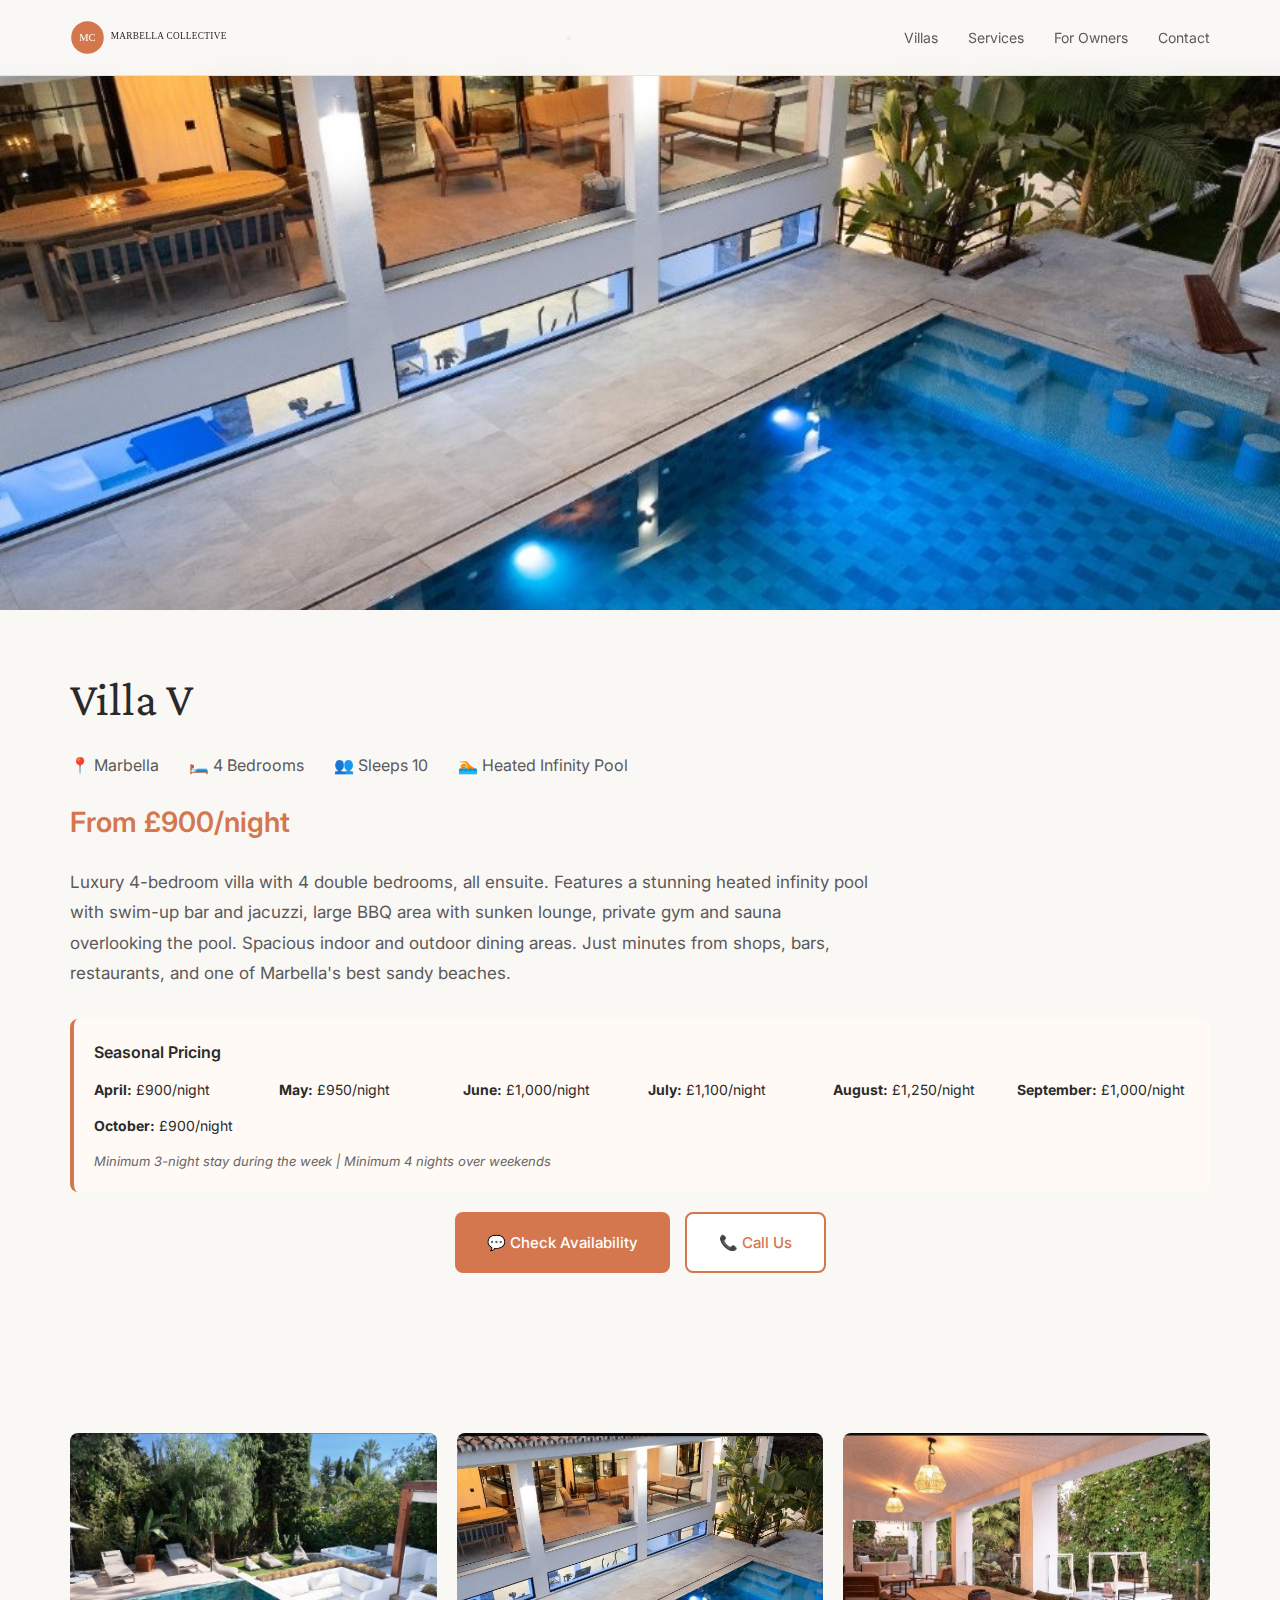
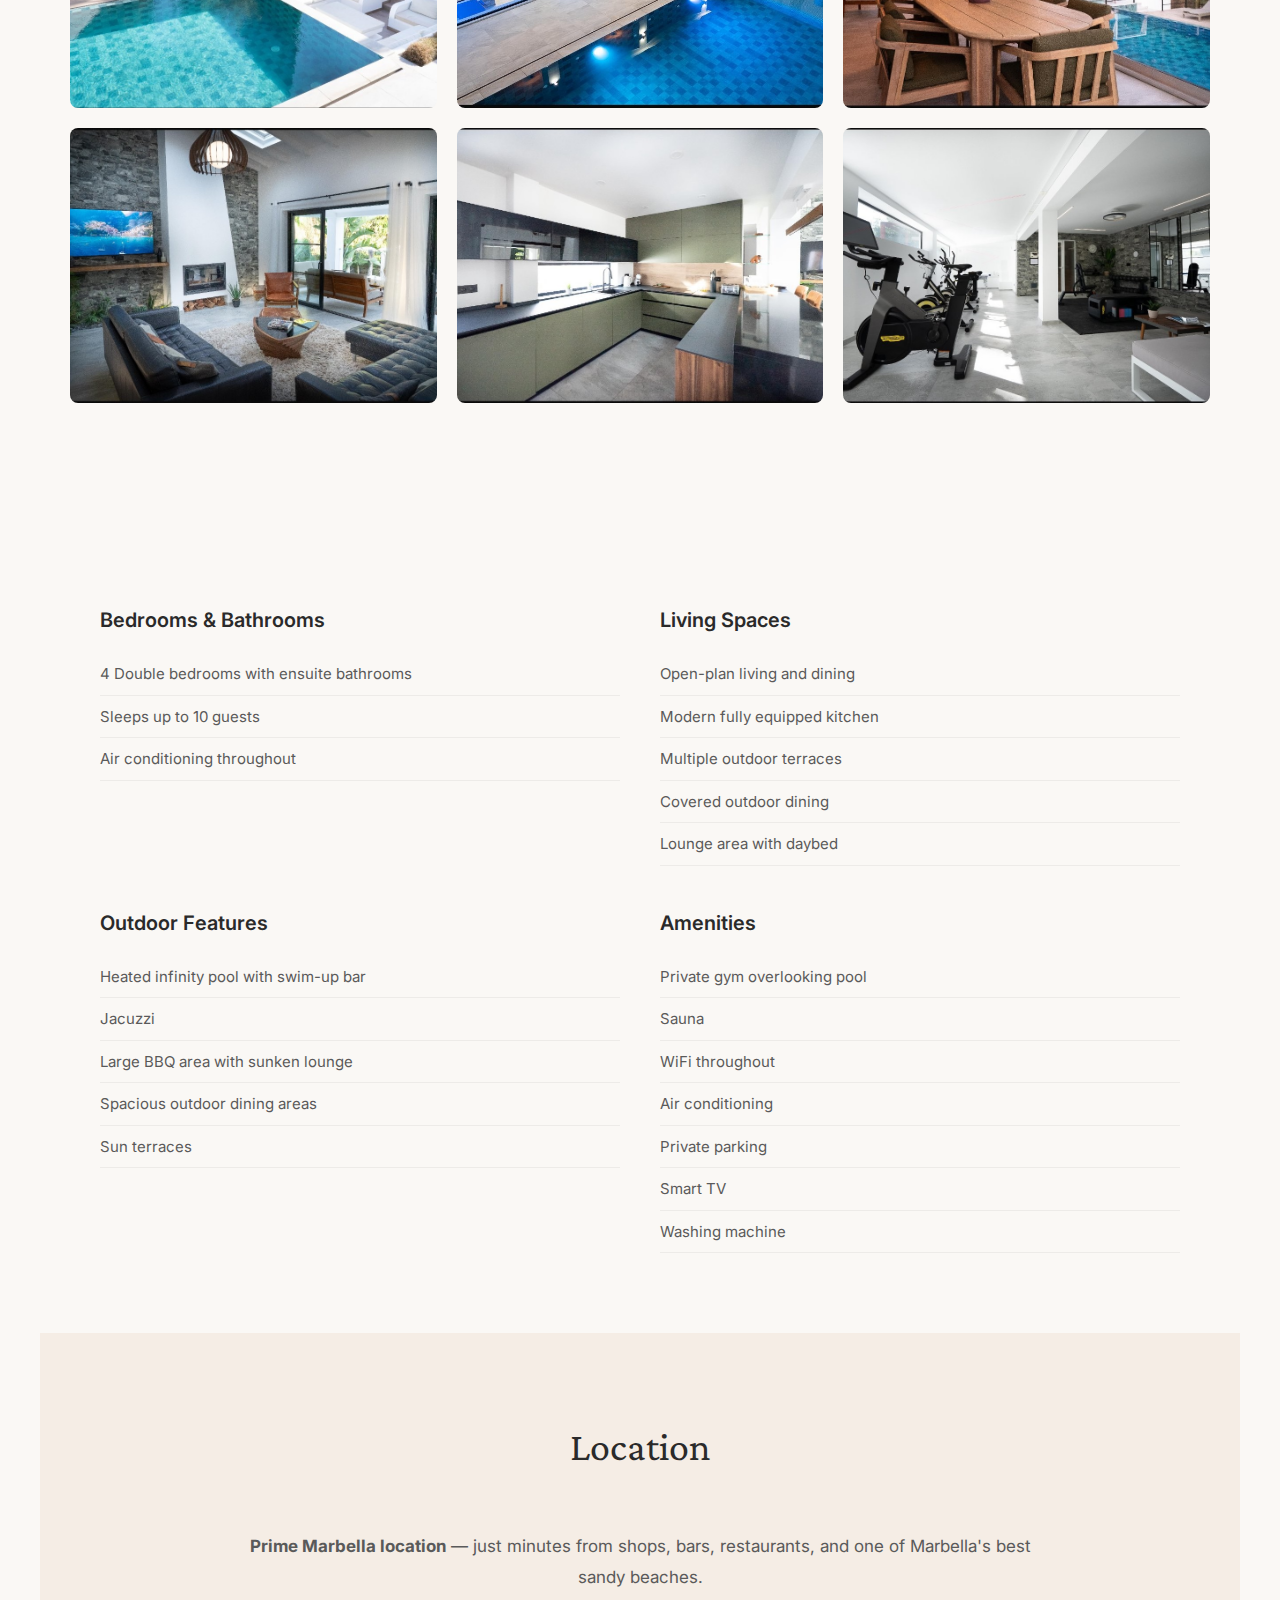
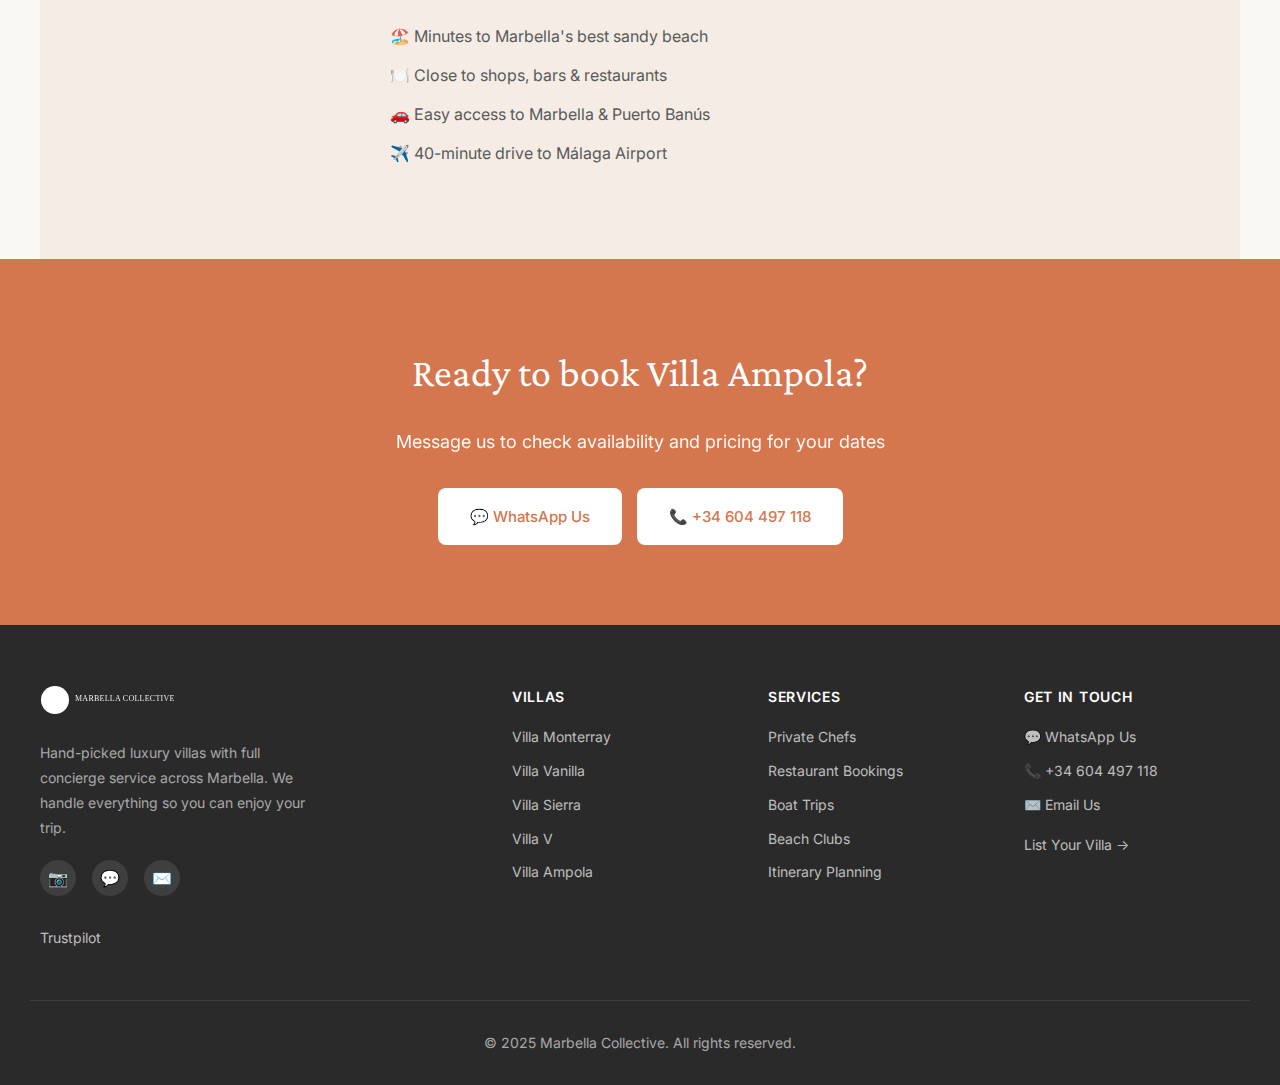
<file: villa-v.html>
<!DOCTYPE html>
<html lang="en">
<head>
    <meta charset="UTF-8">
    <meta name="viewport" content="width=device-width, initial-scale=1.0">
    <meta name="description" content="Villa V | 4 bedroom luxury villa with heated infinity pool, swim-up bar, jacuzzi, gym and sauna. Sleeps 10 guests.">
    <link rel="icon" type="image/x-icon" href="favicon.ico">
    <link rel="apple-touch-icon" href="apple-touch-icon.png">
    <title>Villa V | Marbella Collective</title>
    
    <link rel="preconnect" href="https://fonts.googleapis.com">
    <link rel="preconnect" href="https://fonts.gstatic.com" crossorigin>
    <link href="https://fonts.googleapis.com/css2?family=Crimson+Pro:wght@300;400;600&family=Inter:wght@400;600&display=swap" rel="stylesheet">
    
    <link rel="stylesheet" href="css/styles.css">
    
    <style>
        .villa-hero {
            width: 100%;
            height: 60vh;
            min-height: 400px;
            object-fit: cover;
            margin-top: 70px;
        }
        
        .villa-header {
            max-width: 1200px;
            margin: 0 auto;
            padding: 40px 30px;
        }
        
        .villa-header h1 {
            font-family: var(--font-serif);
            font-size: 48px;
            font-weight: 400;
            margin-bottom: 12px;
        }
        
        .villa-specs {
            display: flex;
            gap: 30px;
            flex-wrap: wrap;
            font-size: 16px;
            color: var(--grey);
            margin-bottom: 20px;
        }
        
        .villa-price-display {
            font-size: 28px;
            font-weight: 600;
            color: var(--terracotta);
            margin: 20px 0;
        }
        
        .villa-description {
            font-size: 17px;
            line-height: 1.8;
            color: var(--grey);
            max-width: 800px;
            margin-bottom: 30px;
        }
        
        .gallery {
            display: grid;
            grid-template-columns: repeat(3, 1fr);
            gap: 20px;
            margin: 40px 0;
        }
        
        .gallery img {
            width: 100%;
            aspect-ratio: 4/3;
            object-fit: cover;
            border-radius: 8px;
        }
        
        .details-grid {
            display: grid;
            grid-template-columns: 1fr 1fr;
            gap: 40px;
            max-width: 1200px;
            margin: 0 auto;
            padding: 0 30px;
        }
        
        .detail-section h3 {
            font-size: 20px;
            font-weight: 600;
            margin-bottom: 16px;
            color: var(--charcoal);
        }
        
        .detail-section ul {
            list-style: none;
            padding: 0;
        }
        
        .detail-section li {
            padding: 8px 0;
            font-size: 15px;
            color: var(--grey);
            border-bottom: 1px solid rgba(0,0,0,0.05);
        }
        
        @media (max-width: 768px) {
            .villa-header h1 {
                font-size: 32px;
            }
            .gallery {
                grid-template-columns: 1fr;
            }
            .details-grid {
                grid-template-columns: 1fr;
            }
        }
    </style>
</head>
<body>

    <nav class="nav">
        <div class="nav-container">
            <a href="index.html" class="nav-logo"><img src="logo.svg" alt="Marbella Collective" style="height: 35px;"></a>
            
            <!-- Mobile menu button -->
            <button class="mobile-menu-btn" id="mobile-menu-btn" aria-label="Menu">
                <span></span>
                <span></span>
                <span></span>
            </button>
            <div class="nav-links" id="nav-links">
                <a href="index.html#villas">Villas</a>
                <a href="index.html#services">Services</a>
                <a href="for-owners.html">For Owners</a>
                <a href="index.html#contact">Contact</a>
            </div>
        </div>
    </nav>

    <img src="villa-v-hero.jpg" alt="Villa V" class="villa-hero">

    <div class="villa-header">
        <h1>Villa V</h1>
        <div class="villa-specs">
            <span>📍 Marbella</span>
            <span>🛏️ 4 Bedrooms</span>
            <span>👥 Sleeps 10</span>
            <span>🏊 Heated Infinity Pool</span>
        </div>
        <div class="villa-price-display">From £900/night</div>
        <p class="villa-description">
            Luxury 4-bedroom villa with 4 double bedrooms, all ensuite. Features a stunning heated infinity pool with swim-up bar and jacuzzi, large BBQ area with sunken lounge, private gym and sauna overlooking the pool. Spacious indoor and outdoor dining areas. Just minutes from shops, bars, restaurants, and one of Marbella's best sandy beaches.
        </p>
        <div style="background: #fffaf5; padding: 20px; border-radius: 8px; margin: 20px 0; border-left: 4px solid var(--terracotta);">
            <h3 style="font-size: 16px; font-weight: 600; margin-bottom: 12px;">Seasonal Pricing</h3>
            <div style="display: grid; grid-template-columns: repeat(auto-fit, minmax(150px, 1fr)); gap: 12px; font-size: 14px;">
                <div><strong>April:</strong> £900/night</div>
                <div><strong>May:</strong> £950/night</div>
                <div><strong>June:</strong> £1,000/night</div>
                <div><strong>July:</strong> £1,100/night</div>
                <div><strong>August:</strong> £1,250/night</div>
                <div><strong>September:</strong> £1,000/night</div>
                <div><strong>October:</strong> £900/night</div>
            </div>
            <p style="font-size: 13px; color: #666; margin-top: 12px; font-style: italic;">
                Minimum 3-night stay during the week | Minimum 4 nights over weekends
            </p>
        </div>
        <div class="cta-group">
            <a href="https://wa.me/34604497118?text=I'm interested in Villa V" class="btn btn-primary">💬 Check Availability</a>
            <a href="tel:+34604497118" class="btn btn-secondary">📞 Call Us</a>
        </div>
    </div>

    <section class="section">
        <div class="gallery">
            <img src="villa-v-pool-day.jpg" alt="Villa V pool and garden">
            <img src="villa-v-pool-night.jpg" alt="Villa V pool at night">
            <img src="villa-v-terrace.jpg" alt="Villa V outdoor dining terrace">
            <img src="villa-v-living.jpg" alt="Villa V living room with stone wall">
            <img src="villa-v-kitchen.jpg" alt="Villa V modern kitchen">
            <img src="villa-v-gym.jpg" alt="Villa V private gym">
        </div>
    </section>

    <section class="section">
        <div class="details-grid">
            <div class="detail-section">
                <h3>Bedrooms & Bathrooms</h3>
                <ul>
                    <li>4 Double bedrooms with ensuite bathrooms</li>
                    <li>Sleeps up to 10 guests</li>
                    <li>Air conditioning throughout</li>
                </ul>
            </div>
            
            <div class="detail-section">
                <h3>Living Spaces</h3>
                <ul>
                    <li>Open-plan living and dining</li>
                    <li>Modern fully equipped kitchen</li>
                    <li>Multiple outdoor terraces</li>
                    <li>Covered outdoor dining</li>
                    <li>Lounge area with daybed</li>
                </ul>
            </div>
            
            <div class="detail-section">
                <h3>Outdoor Features</h3>
                <ul>
                    <li>Heated infinity pool with swim-up bar</li>
                    <li>Jacuzzi</li>
                    <li>Large BBQ area with sunken lounge</li>
                    <li>Spacious outdoor dining areas</li>
                    <li>Sun terraces</li>
                </ul>
            </div>
            
            <div class="detail-section">
                <h3>Amenities</h3>
                <ul>
                    <li>Private gym overlooking pool</li>
                    <li>Sauna</li>
                    <li>WiFi throughout</li>
                    <li>Air conditioning</li>
                    <li>Private parking</li>
                    <li>Smart TV</li>
                    <li>Washing machine</li>
                </ul>
            </div>
        </div>
    </section>

    <section class="section" style="background: var(--sand);">
        <h2 class="section-title">Location</h2>
        <div style="max-width: 800px; margin: 0 auto; text-align: center;">
            <p style="font-size: 17px; line-height: 1.8; color: var(--grey); margin-bottom: 30px;">
                <strong>Prime Marbella location</strong> — just minutes from shops, bars, restaurants, and one of Marbella's best sandy beaches.
            </p>
            <div style="text-align: left; max-width: 500px; margin: 0 auto; font-size: 16px; color: var(--grey);">
                <p style="margin-bottom: 12px;">🏖️ Minutes to Marbella's best sandy beach</p>
                <p style="margin-bottom: 12px;">🍽️ Close to shops, bars & restaurants</p>
                <p style="margin-bottom: 12px;">🚗 Easy access to Marbella & Puerto Banús</p>
                <p style="margin-bottom: 12px;">✈️ 40-minute drive to Málaga Airport</p>
            </div>
        </div>
    </section>

    <section class="cta-section">
        <h2>Ready to book Villa Ampola?</h2>
        <p>Message us to check availability and pricing for your dates</p>
        <div class="cta-group">
            <a href="https://wa.me/34604497118?text=I'm interested in Villa Ampola" class="btn">💬 WhatsApp Us</a>
            <a href="tel:+34604497118" class="btn">📞 +34 604 497 118</a>
        </div>
    </section>

    <!-- Footer -->
    <footer class="footer">
        <div class="footer-content" style="grid-template-columns: 2fr 1fr 1fr 1fr;">
            
            <div>
                <img src="logo.svg" alt="Marbella Collective" style="height: 30px; margin-bottom: 16px; filter: brightness(0) invert(1);">
                <p style="color: rgba(255,255,255,0.6); font-size: 14px; line-height: 1.8; max-width: 280px;">
                    Hand-picked luxury villas with full concierge service across Marbella. We handle everything so you can enjoy your trip.
                </p>
                <div style="margin-top: 20px; display: flex; gap: 16px;">
                    <a href="https://www.instagram.com/marbellacollective/" style="display: inline-flex; align-items: center; justify-content: center; width: 36px; height: 36px; border-radius: 50%; background: rgba(255,255,255,0.1); color: white; font-size: 16px; text-decoration: none;">📷</a>
                    <a href="https://wa.me/34604497118" style="display: inline-flex; align-items: center; justify-content: center; width: 36px; height: 36px; border-radius: 50%; background: rgba(255,255,255,0.1); color: white; font-size: 16px; text-decoration: none;">💬</a>
                    <a href="mailto:bookings@marbellacollective.co" style="display: inline-flex; align-items: center; justify-content: center; width: 36px; height: 36px; border-radius: 50%; background: rgba(255,255,255,0.1); color: white; font-size: 16px; text-decoration: none;">✉️</a>
                </div>
                <!-- TrustBox widget - Review Collector -->
                <div style="margin-top: 20px; max-width: 280px;">
                    <div class="trustpilot-widget" data-locale="en-US" data-template-id="56278e9abfbbba0bdcd568bc" data-businessunit-id="68333a14fe7a18bd7cb3b4b5" data-style-height="52px" data-style-width="100%" data-token="d3556842-c29b-405c-8a44-ecf8fd809193">
                        <a href="https://www.trustpilot.com/review/www.marbellacollective.co" target="_blank" rel="noopener">Trustpilot</a>
                    </div>
                </div>
                <!-- End TrustBox widget -->
            </div>

            <div>
                <h4>Villas</h4>
                <a href="villa-monterray.html">Villa Monterray</a>
                <a href="villa-vanilla.html">Villa Vanilla</a>
                <a href="villa-sierra.html">Villa Sierra</a>
                <a href="villa-v.html">Villa V</a>
                <a href="villa-ampola.html">Villa Ampola</a>
            </div>

            <div>
                <h4>Services</h4>
                <a href="index.html#services">Private Chefs</a>
                <a href="index.html#services">Restaurant Bookings</a>
                <a href="index.html#services">Boat Trips</a>
                <a href="index.html#services">Beach Clubs</a>
                <a href="itinerary-planner.html">Itinerary Planning</a>
            </div>

            <div>
                <h4>Get in Touch</h4>
                <a href="https://wa.me/34604497118">💬 WhatsApp Us</a>
                <a href="tel:+34604497118">📞 +34 604 497 118</a>
                <a href="mailto:bookings@marbellacollective.co">✉️ Email Us</a>
                <a href="for-owners.html" style="margin-top: 16px; display: block;">List Your Villa →</a>
            </div>

        </div>

        <div class="footer-bottom">
            <p>&copy; 2025 Marbella Collective. All rights reserved.</p>
        </div>
    </footer>

    <script>
        const mobileMenuBtn = document.getElementById("mobile-menu-btn");
        const navLinks = document.getElementById("nav-links");
        if (mobileMenuBtn) {
            mobileMenuBtn.addEventListener("click", function() {
                navLinks.classList.toggle("active");
                mobileMenuBtn.classList.toggle("active");
            });
            document.querySelectorAll(".nav-links a").forEach(link => {
                link.addEventListener("click", function() {
                    navLinks.classList.remove("active");
                    mobileMenuBtn.classList.remove("active");
                });
            });
        }
    </script>

    <!-- TrustBox script -->
    <script type="text/javascript" src="//widget.trustpilot.com/bootstrap/v5/tp.widget.bootstrap.min.js" async></script>
    <!-- End TrustBox script -->
</body>
</html>
</file>
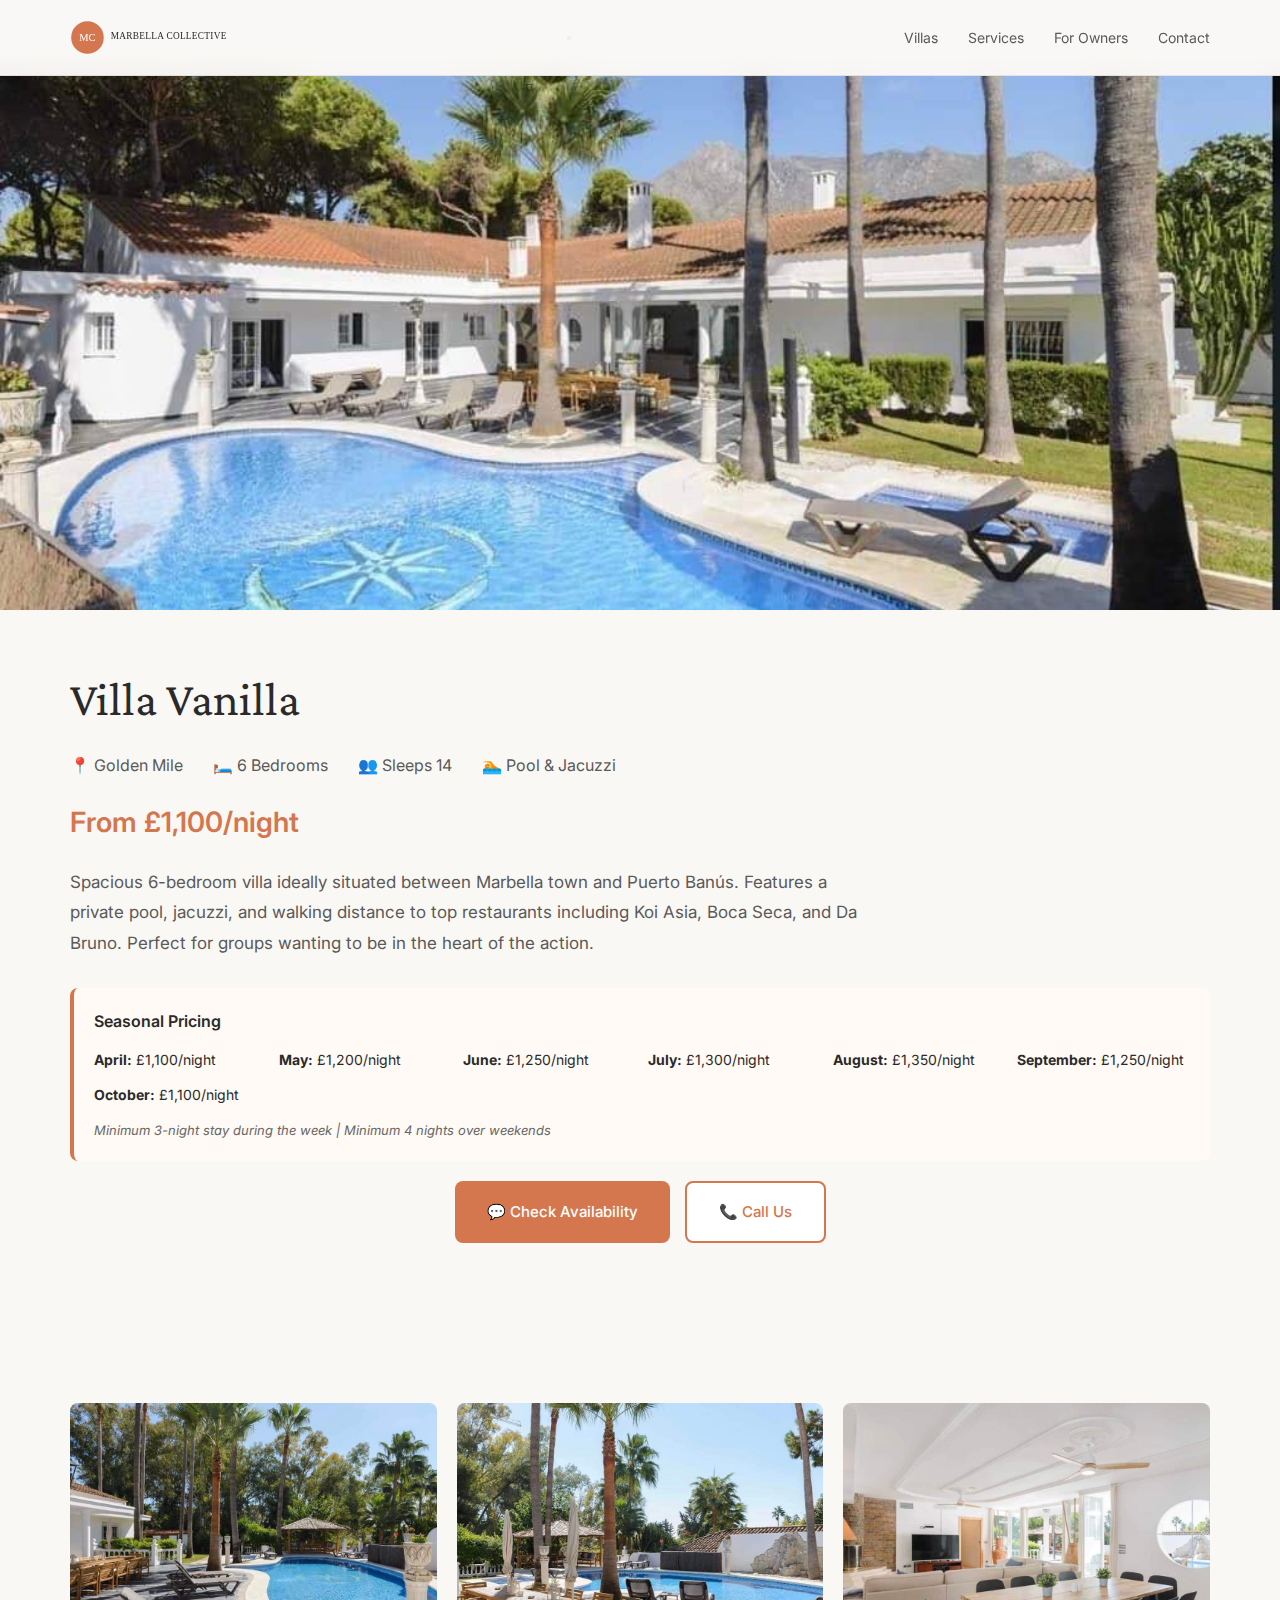
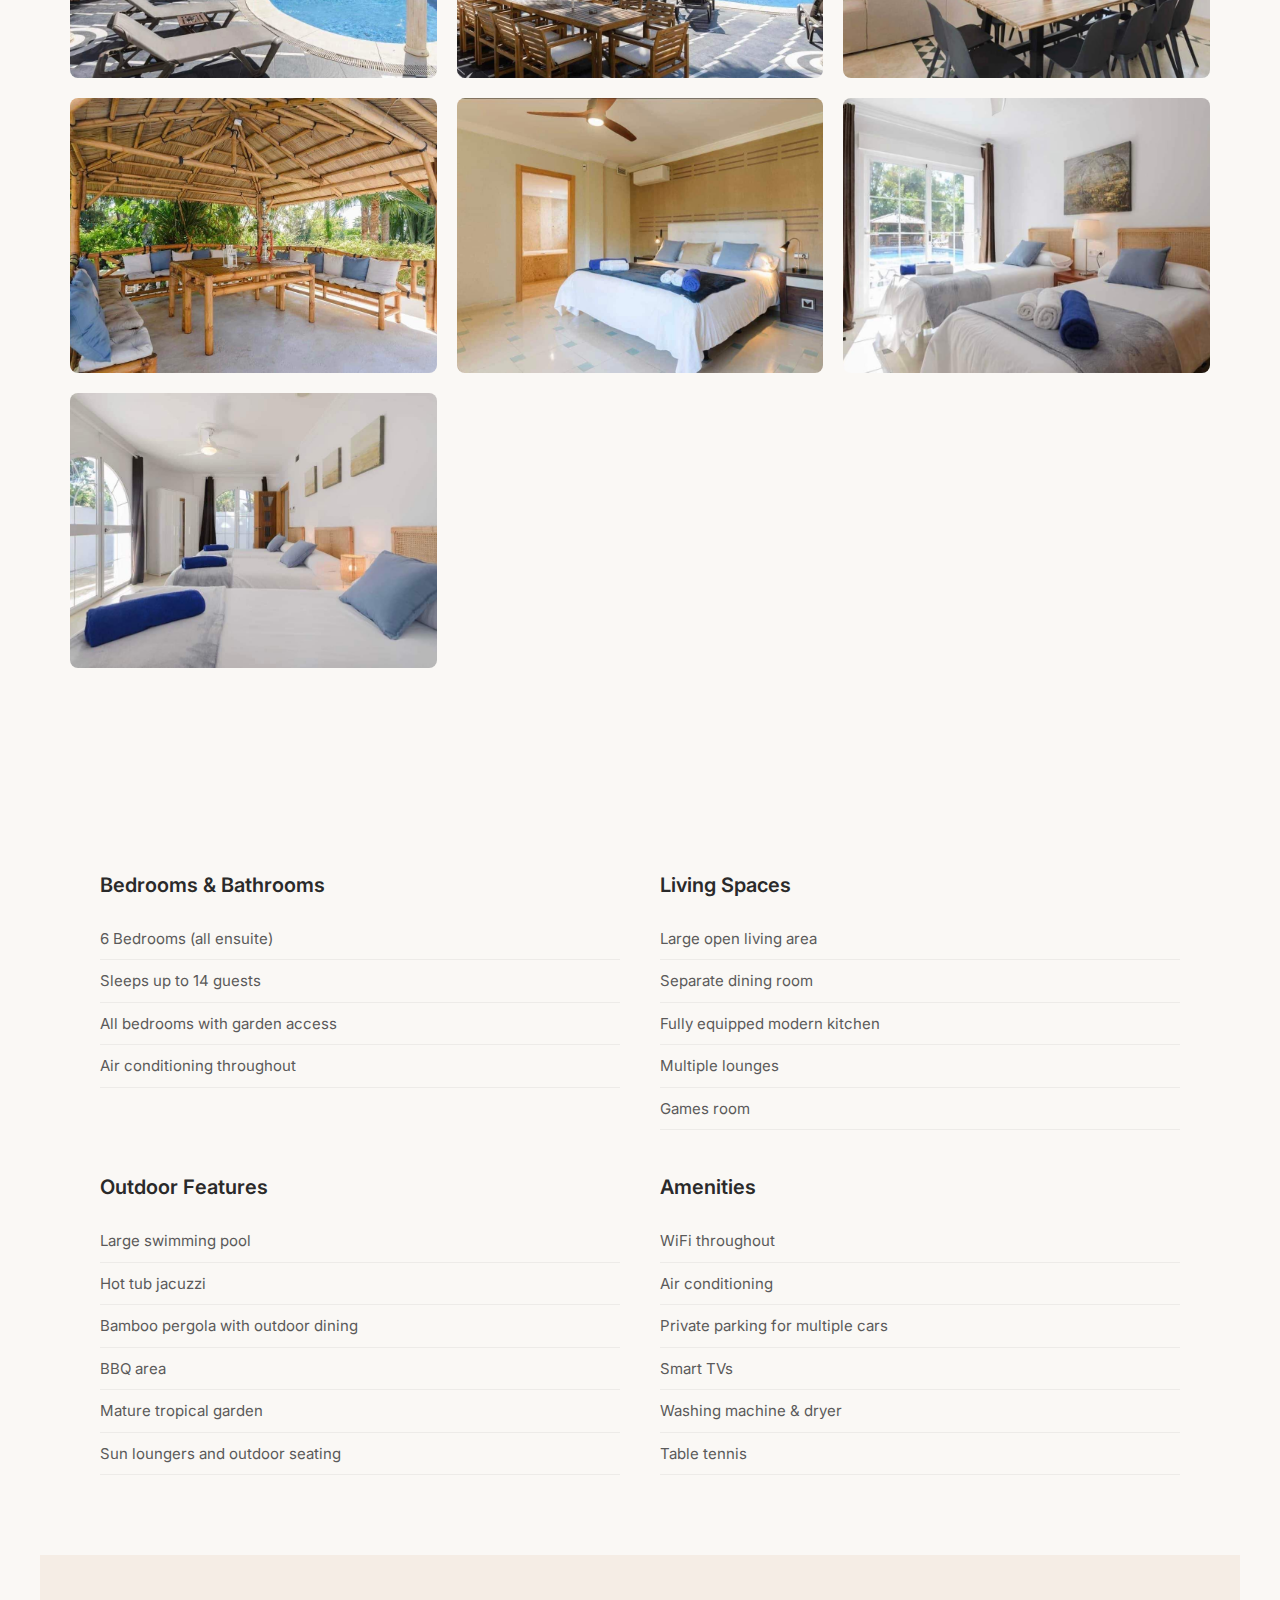
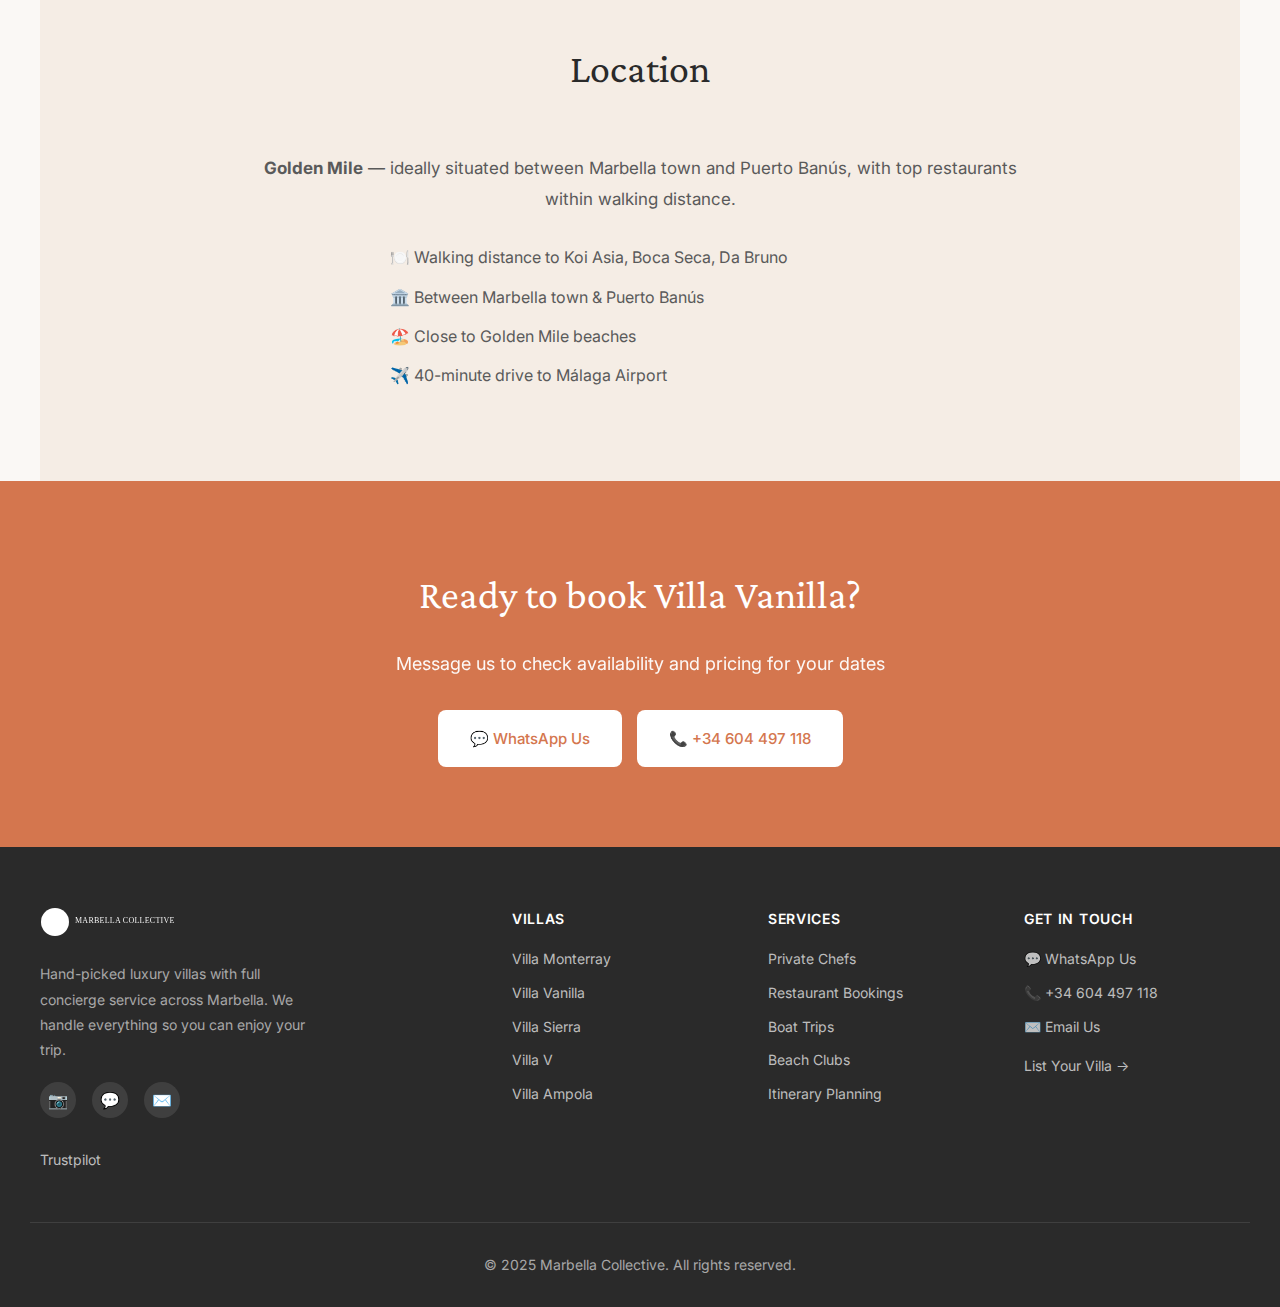
<file: villa-vanilla.html>
<!DOCTYPE html>
<html lang="en">
<head>
    <meta charset="UTF-8">
    <meta name="viewport" content="width=device-width, initial-scale=1.0">
    <meta name="description" content="Villa Vanilla | 6 bedroom villa on the Golden Mile with pool, jacuzzi, and bamboo pergola. Sleeps 14 guests.">
    <link rel="icon" type="image/x-icon" href="favicon.ico">
    <link rel="apple-touch-icon" href="apple-touch-icon.png">
    <title>Villa Vanilla | Marbella Collective</title>
    
    <link rel="preconnect" href="https://fonts.googleapis.com">
    <link rel="preconnect" href="https://fonts.gstatic.com" crossorigin>
    <link href="https://fonts.googleapis.com/css2?family=Crimson+Pro:wght@300;400;600&family=Inter:wght@400;500;600&display=swap" rel="stylesheet">
    
    <link rel="stylesheet" href="css/styles.css">
    
    <style>
        .villa-hero {
            width: 100%;
            height: 60vh;
            min-height: 400px;
            object-fit: cover;
            margin-top: 70px;
        }
        
        .villa-header {
            max-width: 1200px;
            margin: 0 auto;
            padding: 40px 30px;
        }
        
        .villa-header h1 {
            font-family: var(--font-serif);
            font-size: 48px;
            font-weight: 400;
            margin-bottom: 12px;
        }
        
        .villa-specs {
            display: flex;
            gap: 30px;
            flex-wrap: wrap;
            font-size: 16px;
            color: var(--grey);
            margin-bottom: 20px;
        }
        
        .villa-price-display {
            font-size: 28px;
            font-weight: 600;
            color: var(--terracotta);
            margin: 20px 0;
        }
        
        .villa-description {
            font-size: 17px;
            line-height: 1.8;
            color: var(--grey);
            max-width: 800px;
            margin-bottom: 30px;
        }
        
        .gallery {
            display: grid;
            grid-template-columns: repeat(3, 1fr);
            gap: 20px;
            margin: 40px 0;
        }
        
        .gallery img {
            width: 100%;
            aspect-ratio: 4/3;
            object-fit: cover;
            border-radius: 8px;
        }
        
        .details-grid {
            display: grid;
            grid-template-columns: 1fr 1fr;
            gap: 40px;
            max-width: 1200px;
            margin: 0 auto;
            padding: 0 30px;
        }
        
        .detail-section h3 {
            font-size: 20px;
            font-weight: 600;
            margin-bottom: 16px;
            color: var(--charcoal);
        }
        
        .detail-section ul {
            list-style: none;
            padding: 0;
        }
        
        .detail-section li {
            padding: 8px 0;
            font-size: 15px;
            color: var(--grey);
            border-bottom: 1px solid rgba(0,0,0,0.05);
        }
        
        @media (max-width: 768px) {
            .villa-header h1 {
                font-size: 32px;
            }
            .gallery {
                grid-template-columns: 1fr;
            }
            .details-grid {
                grid-template-columns: 1fr;
            }
        }
    </style>
</head>
<body>

    <nav class="nav">
        <div class="nav-container">
            <a href="index.html" class="nav-logo"><img src="logo.svg" alt="Marbella Collective" style="height: 35px;"></a>
            
            <!-- Mobile menu button -->
            <button class="mobile-menu-btn" id="mobile-menu-btn" aria-label="Menu">
                <span></span>
                <span></span>
                <span></span>
            </button>
            <div class="nav-links" id="nav-links">
                <a href="index.html#villas">Villas</a>
                <a href="index.html#services">Services</a>
                <a href="for-owners.html">For Owners</a>
                <a href="index.html#contact">Contact</a>
            </div>
        </div>
    </nav>

    <img src="villa-vanilla-hero.jpg" alt="Villa Vanilla" class="villa-hero">

    <div class="villa-header">
        <h1>Villa Vanilla</h1>
        <div class="villa-specs">
            <span>📍 Golden Mile</span>
            <span>🛏️ 6 Bedrooms</span>
            <span>👥 Sleeps 14</span>
            <span>🏊 Pool & Jacuzzi</span>
        </div>
        <div class="villa-price-display">From £1,100/night</div>
        <p class="villa-description">
            Spacious 6-bedroom villa ideally situated between Marbella town and Puerto Banús. Features a private pool, jacuzzi, and walking distance to top restaurants including Koi Asia, Boca Seca, and Da Bruno. Perfect for groups wanting to be in the heart of the action.
        </p>
        <div style="background: #fffaf5; padding: 20px; border-radius: 8px; margin: 20px 0; border-left: 4px solid var(--terracotta);">
            <h3 style="font-size: 16px; font-weight: 600; margin-bottom: 12px;">Seasonal Pricing</h3>
            <div style="display: grid; grid-template-columns: repeat(auto-fit, minmax(150px, 1fr)); gap: 12px; font-size: 14px;">
                <div><strong>April:</strong> £1,100/night</div>
                <div><strong>May:</strong> £1,200/night</div>
                <div><strong>June:</strong> £1,250/night</div>
                <div><strong>July:</strong> £1,300/night</div>
                <div><strong>August:</strong> £1,350/night</div>
                <div><strong>September:</strong> £1,250/night</div>
                <div><strong>October:</strong> £1,100/night</div>
            </div>
            <p style="font-size: 13px; color: #666; margin-top: 12px; font-style: italic;">
                Minimum 3-night stay during the week | Minimum 4 nights over weekends
            </p>
        </div>
        <div class="cta-group">
            <a href="https://wa.me/34604497118?text=I'm interested in Villa Vanilla" class="btn btn-primary">💬 Check Availability</a>
            <a href="tel:+34604497118" class="btn btn-secondary">📞 Call Us</a>
        </div>
    </div>

    <section class="section">
        <div class="gallery">
            <img src="vanilla-pool.jpg" alt="Villa Vanilla pool with loungers">
            <img src="vanilla-pool-dining.jpg" alt="Villa Vanilla poolside dining">
            <img src="vanilla-living-dining.jpg" alt="Villa Vanilla living and dining area">
            <img src="vanilla-gazebo.jpg" alt="Villa Vanilla bamboo gazebo">
            <img src="vanilla-master-bedroom.jpg" alt="Villa Vanilla master bedroom">
            <img src="vanilla-bedroom-twin.jpg" alt="Villa Vanilla twin bedroom">
            <img src="vanilla-bedroom-group.jpg" alt="Villa Vanilla group bedroom">
        </div>
    </section>

    <section class="section">
        <div class="details-grid">
            <div class="detail-section">
                <h3>Bedrooms & Bathrooms</h3>
                <ul>
                    <li>6 Bedrooms (all ensuite)</li>
                    <li>Sleeps up to 14 guests</li>
                    <li>All bedrooms with garden access</li>
                    <li>Air conditioning throughout</li>
                </ul>
            </div>
            
            <div class="detail-section">
                <h3>Living Spaces</h3>
                <ul>
                    <li>Large open living area</li>
                    <li>Separate dining room</li>
                    <li>Fully equipped modern kitchen</li>
                    <li>Multiple lounges</li>
                    <li>Games room</li>
                </ul>
            </div>
            
            <div class="detail-section">
                <h3>Outdoor Features</h3>
                <ul>
                    <li>Large swimming pool</li>
                    <li>Hot tub jacuzzi</li>
                    <li>Bamboo pergola with outdoor dining</li>
                    <li>BBQ area</li>
                    <li>Mature tropical garden</li>
                    <li>Sun loungers and outdoor seating</li>
                </ul>
            </div>
            
            <div class="detail-section">
                <h3>Amenities</h3>
                <ul>
                    <li>WiFi throughout</li>
                    <li>Air conditioning</li>
                    <li>Private parking for multiple cars</li>
                    <li>Smart TVs</li>
                    <li>Washing machine & dryer</li>
                    <li>Table tennis</li>
                </ul>
            </div>
        </div>
    </section>

    <section class="section" style="background: var(--sand);">
        <h2 class="section-title">Location</h2>
        <div style="max-width: 800px; margin: 0 auto; text-align: center;">
            <p style="font-size: 17px; line-height: 1.8; color: var(--grey); margin-bottom: 30px;">
                <strong>Golden Mile</strong> — ideally situated between Marbella town and Puerto Banús, with top restaurants within walking distance.
            </p>
            <div style="text-align: left; max-width: 500px; margin: 0 auto; font-size: 16px; color: var(--grey);">
                <p style="margin-bottom: 12px;">🍽️ Walking distance to Koi Asia, Boca Seca, Da Bruno</p>
                <p style="margin-bottom: 12px;">🏛️ Between Marbella town & Puerto Banús</p>
                <p style="margin-bottom: 12px;">🏖️ Close to Golden Mile beaches</p>
                <p style="margin-bottom: 12px;">✈️ 40-minute drive to Málaga Airport</p>
            </div>
        </div>
    </section>

    <section class="cta-section">
        <h2>Ready to book Villa Vanilla?</h2>
        <p>Message us to check availability and pricing for your dates</p>
        <div class="cta-group">
            <a href="https://wa.me/34604497118?text=I'm interested in Villa Vanilla" class="btn">💬 WhatsApp Us</a>
            <a href="tel:+34604497118" class="btn">📞 +34 604 497 118</a>
        </div>
    </section>

    <!-- Footer -->
    <footer class="footer">
        <div class="footer-content" style="grid-template-columns: 2fr 1fr 1fr 1fr;">
            
            <div>
                <img src="logo.svg" alt="Marbella Collective" style="height: 30px; margin-bottom: 16px; filter: brightness(0) invert(1);">
                <p style="color: rgba(255,255,255,0.6); font-size: 14px; line-height: 1.8; max-width: 280px;">
                    Hand-picked luxury villas with full concierge service across Marbella. We handle everything so you can enjoy your trip.
                </p>
                <div style="margin-top: 20px; display: flex; gap: 16px;">
                    <a href="https://www.instagram.com/marbellacollective/" style="display: inline-flex; align-items: center; justify-content: center; width: 36px; height: 36px; border-radius: 50%; background: rgba(255,255,255,0.1); color: white; font-size: 16px; text-decoration: none;">📷</a>
                    <a href="https://wa.me/34604497118" style="display: inline-flex; align-items: center; justify-content: center; width: 36px; height: 36px; border-radius: 50%; background: rgba(255,255,255,0.1); color: white; font-size: 16px; text-decoration: none;">💬</a>
                    <a href="mailto:bookings@marbellacollective.co" style="display: inline-flex; align-items: center; justify-content: center; width: 36px; height: 36px; border-radius: 50%; background: rgba(255,255,255,0.1); color: white; font-size: 16px; text-decoration: none;">✉️</a>
                </div>
                <!-- TrustBox widget - Review Collector -->
                <div style="margin-top: 20px; max-width: 280px;">
                    <div class="trustpilot-widget" data-locale="en-US" data-template-id="56278e9abfbbba0bdcd568bc" data-businessunit-id="68333a14fe7a18bd7cb3b4b5" data-style-height="52px" data-style-width="100%" data-token="d3556842-c29b-405c-8a44-ecf8fd809193">
                        <a href="https://www.trustpilot.com/review/www.marbellacollective.co" target="_blank" rel="noopener">Trustpilot</a>
                    </div>
                </div>
                <!-- End TrustBox widget -->
            </div>

            <div>
                <h4>Villas</h4>
                <a href="villa-monterray.html">Villa Monterray</a>
                <a href="villa-vanilla.html">Villa Vanilla</a>
                <a href="villa-sierra.html">Villa Sierra</a>
                <a href="villa-v.html">Villa V</a>
                <a href="villa-ampola.html">Villa Ampola</a>
            </div>

            <div>
                <h4>Services</h4>
                <a href="index.html#services">Private Chefs</a>
                <a href="index.html#services">Restaurant Bookings</a>
                <a href="index.html#services">Boat Trips</a>
                <a href="index.html#services">Beach Clubs</a>
                <a href="itinerary-planner.html">Itinerary Planning</a>
            </div>

            <div>
                <h4>Get in Touch</h4>
                <a href="https://wa.me/34604497118">💬 WhatsApp Us</a>
                <a href="tel:+34604497118">📞 +34 604 497 118</a>
                <a href="mailto:bookings@marbellacollective.co">✉️ Email Us</a>
                <a href="for-owners.html" style="margin-top: 16px; display: block;">List Your Villa →</a>
            </div>

        </div>

        <div class="footer-bottom">
            <p>&copy; 2025 Marbella Collective. All rights reserved.</p>
        </div>
    </footer>

    <script>
        const mobileMenuBtn = document.getElementById("mobile-menu-btn");
        const navLinks = document.getElementById("nav-links");
        if (mobileMenuBtn) {
            mobileMenuBtn.addEventListener("click", function() {
                navLinks.classList.toggle("active");
                mobileMenuBtn.classList.toggle("active");
            });
            document.querySelectorAll(".nav-links a").forEach(link => {
                link.addEventListener("click", function() {
                    navLinks.classList.remove("active");
                    mobileMenuBtn.classList.remove("active");
                });
            });
        }
    </script>

    <!-- TrustBox script -->
    <script type="text/javascript" src="//widget.trustpilot.com/bootstrap/v5/tp.widget.bootstrap.min.js" async></script>
    <!-- End TrustBox script -->
</body>
</html>
</file>
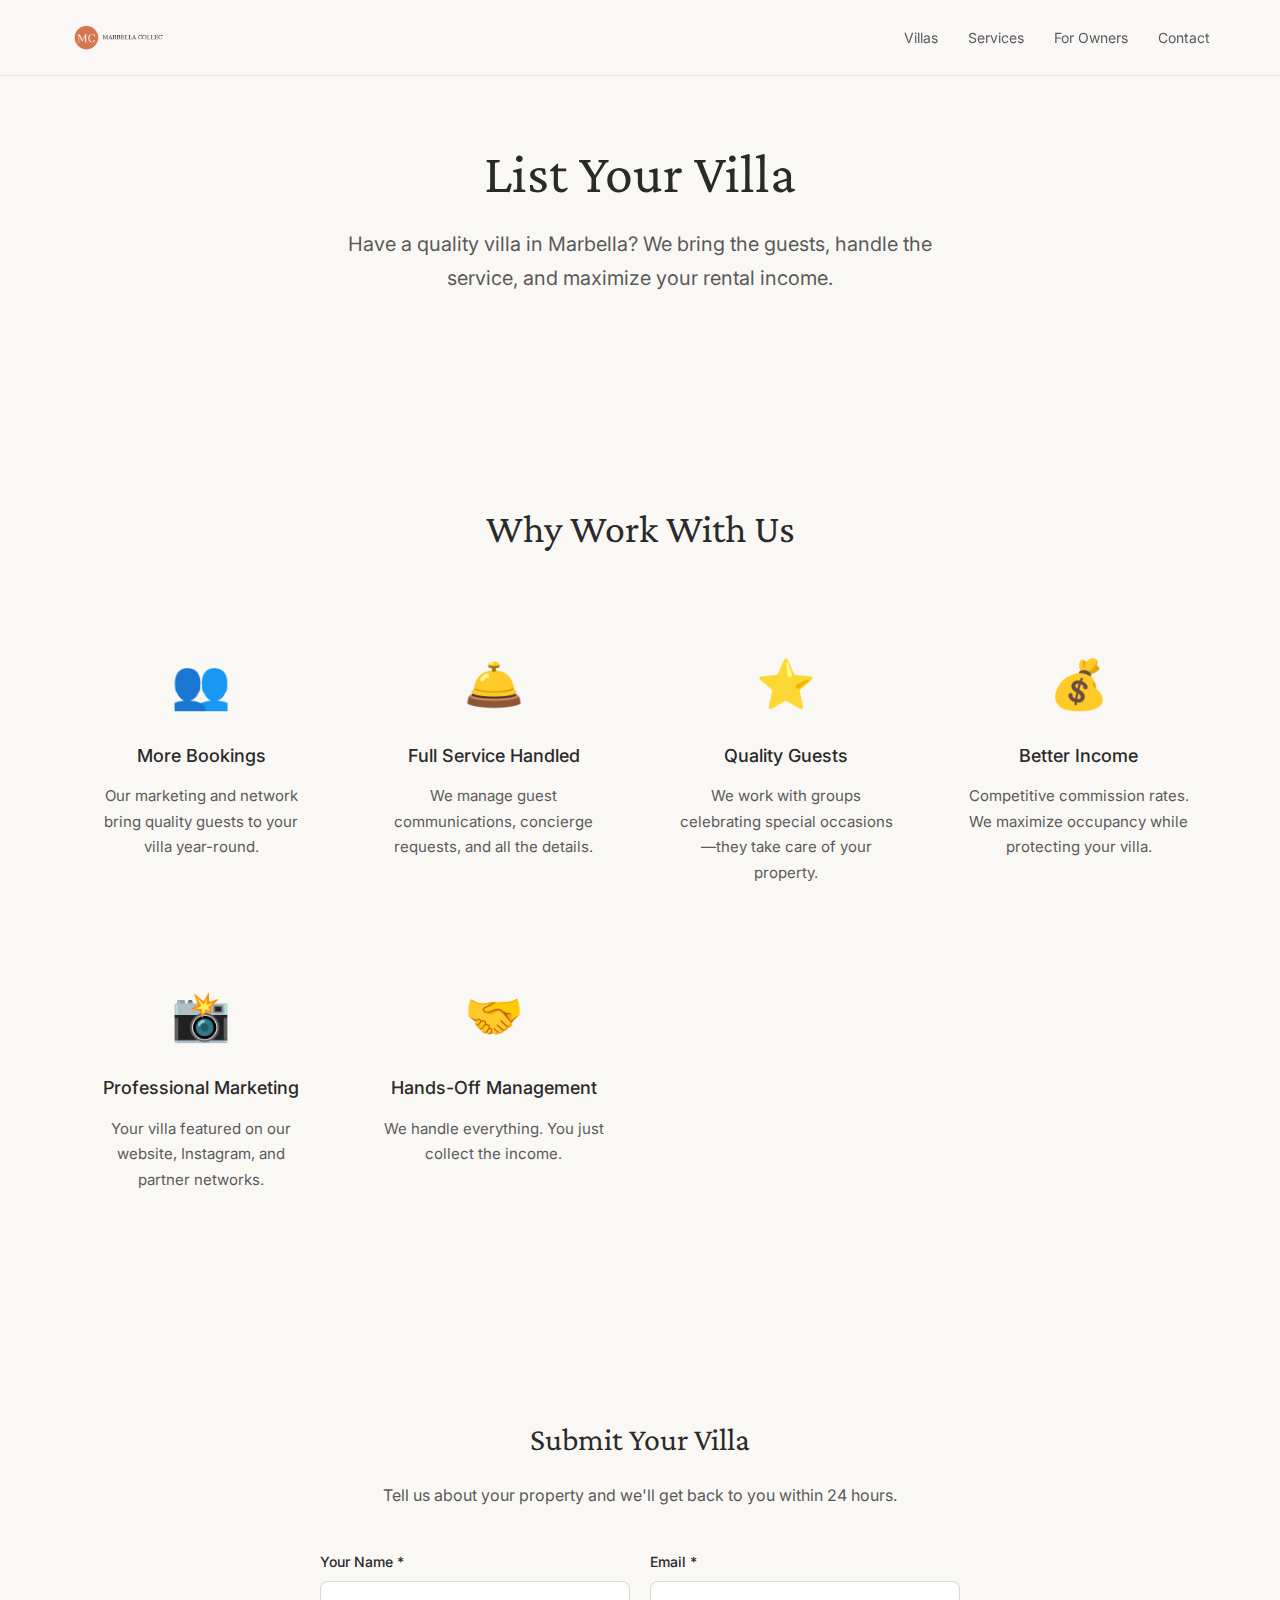
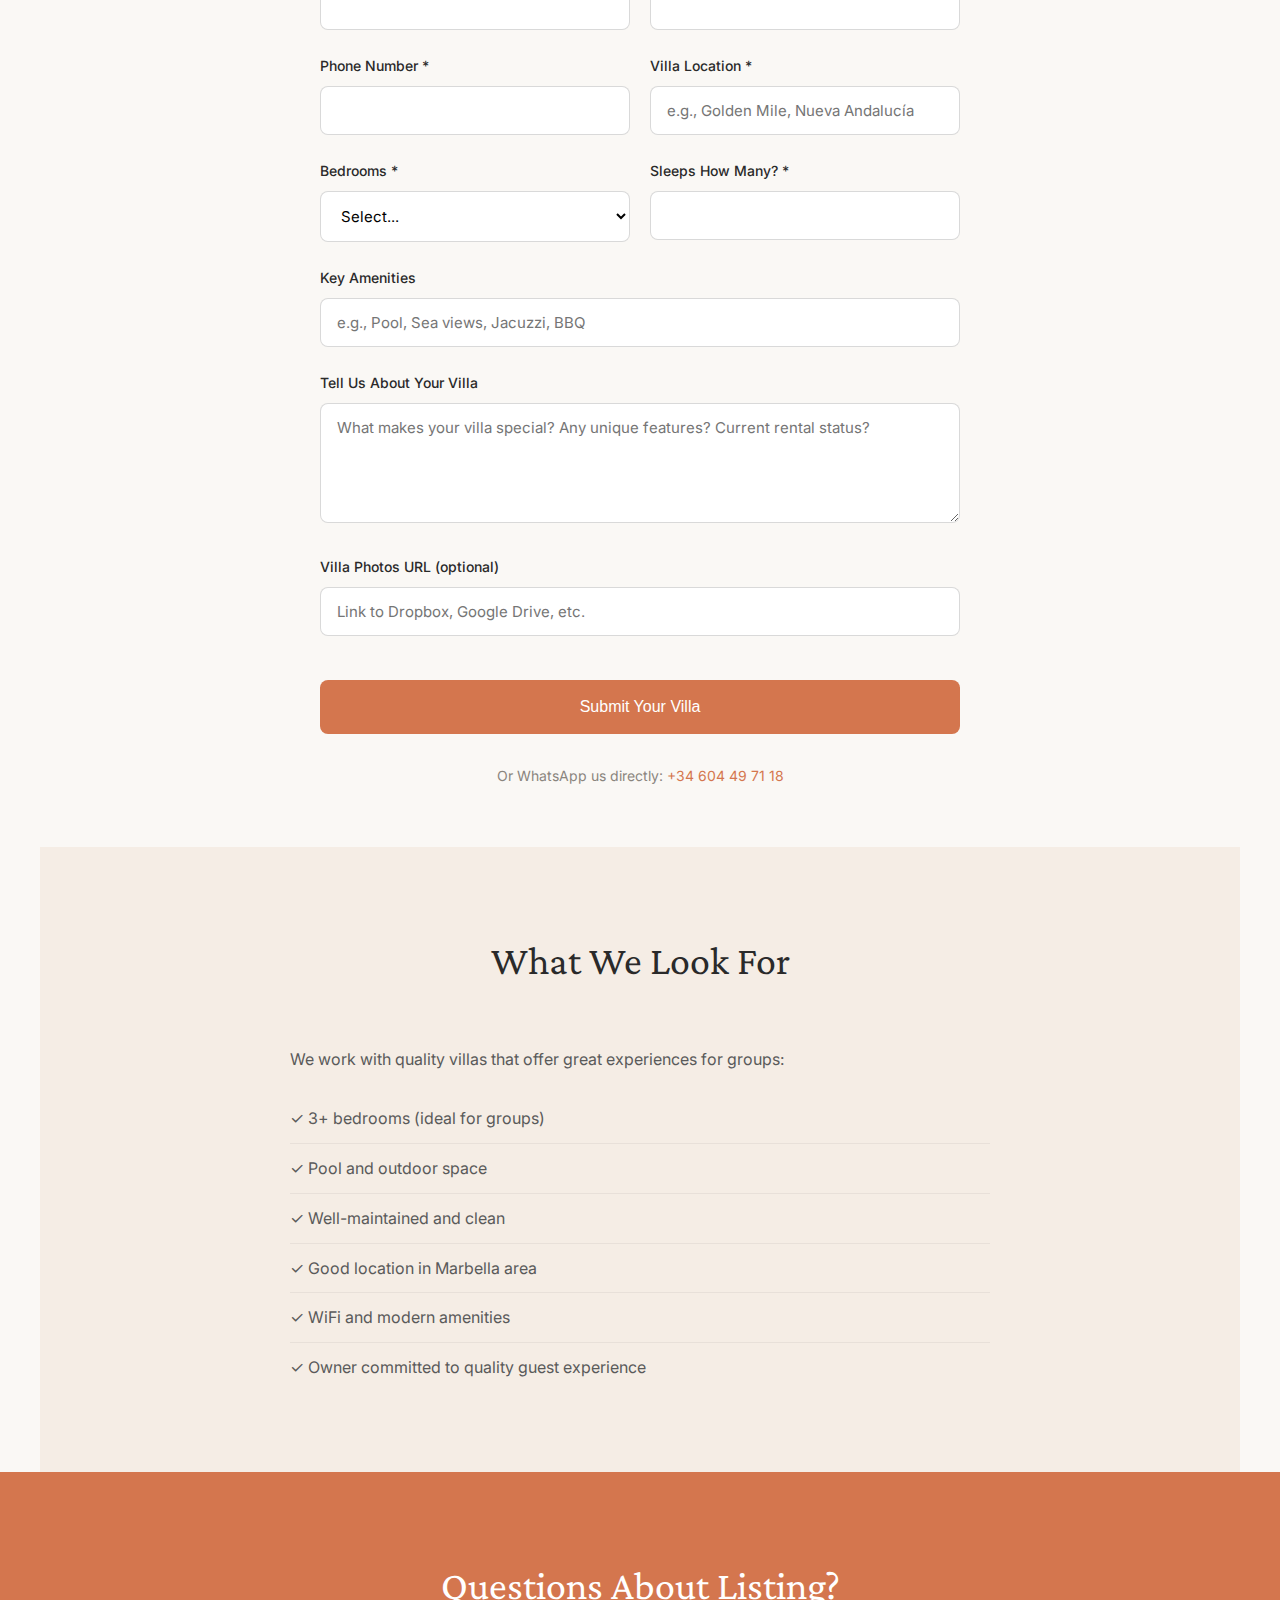
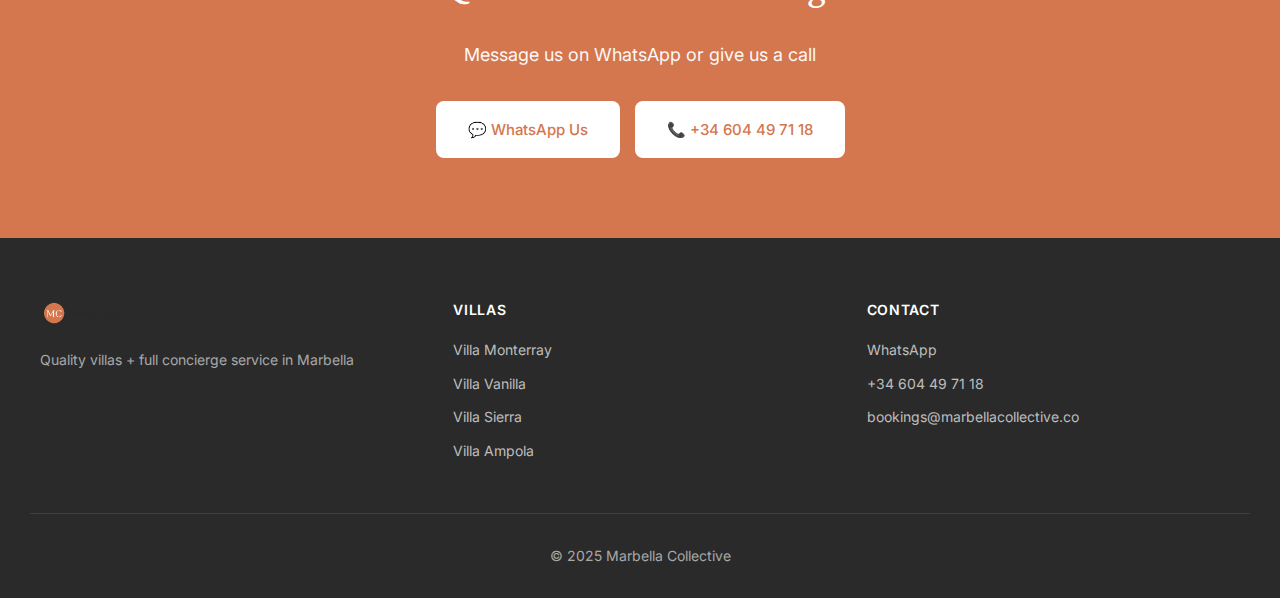
<file: marbella-site-v2 2/for-owners.html>
<!DOCTYPE html>
<html lang="en">
<head>
    <meta charset="UTF-8">
    <meta name="viewport" content="width=device-width, initial-scale=1.0">
    <meta name="description" content="List your quality villa with Marbella Collective. We handle bookings, guest services, and maximize your rental income.">
    <link rel="icon" type="image/x-icon" href="favicon.ico">
    <link rel="apple-touch-icon" href="apple-touch-icon.png">
    <title>For Villa Owners — Marbella Collective</title>
    
    <link rel="preconnect" href="https://fonts.googleapis.com">
    <link rel="preconnect" href="https://fonts.gstatic.com" crossorigin>
    <link href="https://fonts.googleapis.com/css2?family=Crimson+Pro:wght@300;400;600&family=Inter:wght@400;500;600&display=swap" rel="stylesheet">
    
    <link rel="stylesheet" href="css/styles.css">
    
    <style>
        .hero-owners {
            padding: 140px 30px 80px;
            max-width: 800px;
            margin: 0 auto;
            text-align: center;
        }
        
        .form-section {
            max-width: 700px;
            margin: 0 auto;
            padding: 60px 30px;
        }
        
        .form-group {
            margin-bottom: 24px;
        }
        
        .form-group label {
            display: block;
            font-size: 14px;
            font-weight: 500;
            color: var(--charcoal);
            margin-bottom: 8px;
        }
        
        .form-group input,
        .form-group textarea,
        .form-group select {
            width: 100%;
            padding: 14px 16px;
            font-size: 15px;
            font-family: var(--font-sans);
            border: 1px solid rgba(0,0,0,0.15);
            border-radius: 8px;
            background: white;
            transition: border-color var(--transition);
        }
        
        .form-group input:focus,
        .form-group textarea:focus,
        .form-group select:focus {
            outline: none;
            border-color: var(--terracotta);
        }
        
        .form-group textarea {
            min-height: 120px;
            resize: vertical;
        }
        
        .form-row {
            display: grid;
            grid-template-columns: 1fr 1fr;
            gap: 20px;
        }
        
        .submit-btn {
            width: 100%;
            padding: 18px 32px;
            background: var(--terracotta);
            color: white;
            border: none;
            border-radius: 8px;
            font-size: 16px;
            font-weight: 500;
            cursor: pointer;
            transition: all var(--transition);
            margin-top: 20px;
        }
        
        .submit-btn:hover {
            background: #c2674b;
            transform: translateY(-2px);
            box-shadow: 0 4px 12px rgba(212, 118, 78, 0.3);
        }
        
        .benefits-grid {
            display: grid;
            grid-template-columns: repeat(auto-fit, minmax(250px, 1fr));
            gap: 30px;
            margin: 50px 0;
        }
        
        .benefit {
            text-align: center;
            padding: 30px 20px;
        }
        
        .benefit-icon {
            font-size: 48px;
            margin-bottom: 16px;
        }
        
        .benefit h3 {
            font-size: 18px;
            font-weight: 500;
            margin-bottom: 12px;
            color: var(--charcoal);
        }
        
        .benefit p {
            font-size: 15px;
            color: var(--grey);
            line-height: 1.7;
        }
        
        @media (max-width: 768px) {
            .form-row {
                grid-template-columns: 1fr;
            }
        }
    </style>
</head>
<body>

    <nav class="nav">
        <div class="nav-container">
            <a href="index.html" class="nav-logo"><img src="logo.png" alt="Marbella Collective" style="height: 35px;"></a>
            <div class="nav-links">
                <a href="index.html#villas">Villas</a>
                <a href="index.html#services">Services</a>
                <a href="for-owners.html">For Owners</a>
                <a href="index.html#contact">Contact</a>
            </div>
        </div>
    </nav>

    <section class="hero-owners">
        <h1 class="hero-title">List Your Villa</h1>
        <p class="hero-subtitle">
            Have a quality villa in Marbella? We bring the guests, handle the service, and maximize your rental income.
        </p>
    </section>

    <section class="section">
        <h2 class="section-title">Why Work With Us</h2>
        
        <div class="benefits-grid">
            
            <div class="benefit">
                <div class="benefit-icon">👥</div>
                <h3>More Bookings</h3>
                <p>Our marketing and network bring quality guests to your villa year-round.</p>
            </div>

            <div class="benefit">
                <div class="benefit-icon">🛎️</div>
                <h3>Full Service Handled</h3>
                <p>We manage guest communications, concierge requests, and all the details.</p>
            </div>

            <div class="benefit">
                <div class="benefit-icon">⭐</div>
                <h3>Quality Guests</h3>
                <p>We work with groups celebrating special occasions—they take care of your property.</p>
            </div>

            <div class="benefit">
                <div class="benefit-icon">💰</div>
                <h3>Better Income</h3>
                <p>Competitive commission rates. We maximize occupancy while protecting your villa.</p>
            </div>

            <div class="benefit">
                <div class="benefit-icon">📸</div>
                <h3>Professional Marketing</h3>
                <p>Your villa featured on our website, Instagram, and partner networks.</p>
            </div>

            <div class="benefit">
                <div class="benefit-icon">🤝</div>
                <h3>Hands-Off Management</h3>
                <p>We handle everything. You just collect the income.</p>
            </div>

        </div>
    </section>

    <section class="form-section">
        <h2 style="font-family: var(--font-serif); font-size: 32px; font-weight: 400; margin-bottom: 16px; text-align: center;">Submit Your Villa</h2>
        <p style="text-align: center; color: var(--grey); margin-bottom: 40px; font-size: 16px;">
            Tell us about your property and we'll get back to you within 24 hours.
        </p>

        <form id="owner-form" action="https://formspree.io/f/mlgjagaw" method="POST">
            
            <div class="form-row">
                <div class="form-group">
                    <label for="name">Your Name *</label>
                    <input type="text" id="name" name="name" required>
                </div>
                
                <div class="form-group">
                    <label for="email">Email *</label>
                    <input type="email" id="email" name="email" required>
                </div>
            </div>

            <div class="form-row">
                <div class="form-group">
                    <label for="phone">Phone Number *</label>
                    <input type="tel" id="phone" name="phone" required>
                </div>
                
                <div class="form-group">
                    <label for="location">Villa Location *</label>
                    <input type="text" id="location" name="location" placeholder="e.g., Golden Mile, Nueva Andalucía" required>
                </div>
            </div>

            <div class="form-row">
                <div class="form-group">
                    <label for="bedrooms">Bedrooms *</label>
                    <select id="bedrooms" name="bedrooms" required>
                        <option value="">Select...</option>
                        <option value="3">3 Bedrooms</option>
                        <option value="4">4 Bedrooms</option>
                        <option value="5">5 Bedrooms</option>
                        <option value="6">6 Bedrooms</option>
                        <option value="7+">7+ Bedrooms</option>
                    </select>
                </div>
                
                <div class="form-group">
                    <label for="guests">Sleeps How Many? *</label>
                    <input type="number" id="guests" name="guests" min="1" required>
                </div>
            </div>

            <div class="form-group">
                <label for="amenities">Key Amenities</label>
                <input type="text" id="amenities" name="amenities" placeholder="e.g., Pool, Sea views, Jacuzzi, BBQ">
            </div>

            <div class="form-group">
                <label for="message">Tell Us About Your Villa</label>
                <textarea id="message" name="message" placeholder="What makes your villa special? Any unique features? Current rental status?"></textarea>
            </div>

            <div class="form-group">
                <label for="photos">Villa Photos URL (optional)</label>
                <input type="url" id="photos" name="photos" placeholder="Link to Dropbox, Google Drive, etc.">
            </div>

            <button type="submit" class="submit-btn">Submit Your Villa</button>

        </form>

        <p style="text-align: center; margin-top: 30px; font-size: 14px; color: var(--light-grey);">
            Or WhatsApp us directly: <a href="https://wa.me/34604497118" style="color: var(--terracotta); text-decoration: none;">+34 604 49 71 18</a>
        </p>
    </section>

    <section class="section" style="background: var(--sand);">
        <h2 class="section-title">What We Look For</h2>
        <div style="max-width: 700px; margin: 0 auto; font-size: 16px; line-height: 1.8; color: var(--grey);">
            <p style="margin-bottom: 20px;">We work with quality villas that offer great experiences for groups:</p>
            <ul style="list-style: none; padding: 0;">
                <li style="padding: 10px 0; border-bottom: 1px solid rgba(0,0,0,0.05);">✓ 3+ bedrooms (ideal for groups)</li>
                <li style="padding: 10px 0; border-bottom: 1px solid rgba(0,0,0,0.05);">✓ Pool and outdoor space</li>
                <li style="padding: 10px 0; border-bottom: 1px solid rgba(0,0,0,0.05);">✓ Well-maintained and clean</li>
                <li style="padding: 10px 0; border-bottom: 1px solid rgba(0,0,0,0.05);">✓ Good location in Marbella area</li>
                <li style="padding: 10px 0; border-bottom: 1px solid rgba(0,0,0,0.05);">✓ WiFi and modern amenities</li>
                <li style="padding: 10px 0;">✓ Owner committed to quality guest experience</li>
            </ul>
        </div>
    </section>

    <section class="cta-section">
        <h2>Questions About Listing?</h2>
        <p>Message us on WhatsApp or give us a call</p>
        <div class="cta-group">
            <a href="https://wa.me/34604497118?text=Hi, I'd like to list my villa" class="btn">💬 WhatsApp Us</a>
            <a href="tel:+34604497118" class="btn">📞 +34 604 49 71 18</a>
        </div>
    </section>

    <footer class="footer">
        <div class="footer-content">
            <div>
                <img src="logo.png" alt="Marbella Collective" style="height: 30px; margin-bottom: 12px;">
                <p style="color: rgba(255,255,255,0.6); font-size: 14px; line-height: 1.7;">
                    Quality villas + full concierge service in Marbella
                </p>
            </div>
            <div>
                <h4>Villas</h4>
                <a href="villa-monterray.html">Villa Monterray</a>
                <a href="villa-vanilla.html">Villa Vanilla</a>
                <a href="villa-sierra.html">Villa Sierra</a>
                <a href="villa-ampola.html">Villa Ampola</a>
            </div>
            <div>
                <h4>Contact</h4>
                <a href="https://wa.me/34604497118">WhatsApp</a>
                <a href="tel:+34604497118">+34 604 49 71 18</a>
                <a href="mailto:bookings@marbellacollective.co">bookings@marbellacollective.co</a>
            </div>
        </div>
        <div class="footer-bottom">
            <p>&copy; 2025 Marbella Collective</p>
        </div>
    </footer>

    <script>
        // Form will submit to Formspree
        // Formspree will handle the email and show confirmation
    </script>

</body>
</html>
</file>
<file: css/styles.css>
/* Marbella Collective — Service-Focused Brand */

* {
    margin: 0;
    padding: 0;
    box-sizing: border-box;
}

:root {
    /* Warm Mediterranean Color Palette */
    --terracotta: #D4764E;
    --ochre: #E8B17A;
    --warm-cream: #FAF8F5;
    --sand: #F5EDE5;
    --sage: #A8B5A0;
    --charcoal: #2A2A2A;
    --grey: #5A5A5A;
    --light-grey: #8A857E;
    
    /* Typography */
    --font-serif: 'Crimson Pro', Georgia, serif;
    --font-sans: 'Inter', -apple-system, BlinkMacSystemFont, sans-serif;
    
    /* Spacing */
    --space-section: 80px;
    --space-element: 40px;
    --space-small: 20px;
    
    /* Transitions */
    --transition: 300ms ease;
}

body {
    font-family: var(--font-sans);
    color: var(--charcoal);
    background: var(--warm-cream);
    line-height: 1.7;
    -webkit-font-smoothing: antialiased;
}

/* Navigation */
.nav {
    position: fixed;
    top: 0;
    left: 0;
    right: 0;
    background: rgba(250, 248, 245, 0.95);
    backdrop-filter: blur(10px);
    z-index: 1000;
    border-bottom: 1px solid rgba(0,0,0,0.08);
    padding: 20px 0;
}

.nav-container {
    max-width: 1200px;
    margin: 0 auto;
    padding: 0 30px;
    display: flex;
    justify-content: space-between;
    align-items: center;
}

.nav-logo {
    display: flex;
    align-items: center;
    text-decoration: none;
}

.nav-logo img {
    height: 35px;
    width: auto;
}

.nav-links {
    display: flex;
    gap: 30px;
    align-items: center;
}

.nav-links a {
    font-size: 14px;
    color: var(--grey);
    text-decoration: none;
    transition: color var(--transition);
}

.nav-links a:hover {
    color: var(--terracotta);
}

/* Hero */
.hero {
    padding: 140px 30px 80px;
    max-width: 1200px;
    margin: 0 auto;
    text-align: center;
}

.hero-title {
    font-family: var(--font-serif);
    font-size: 56px;
    font-weight: 400;
    line-height: 1.2;
    color: var(--charcoal);
    margin-bottom: 20px;
}

.hero-subtitle {
    font-size: 20px;
    color: var(--grey);
    max-width: 600px;
    margin: 0 auto 40px;
    line-height: 1.7;
}

.cta-group {
    display: flex;
    gap: 15px;
    justify-content: center;
    flex-wrap: wrap;
}

.btn {
    display: inline-flex;
    align-items: center;
    gap: 8px;
    padding: 16px 32px;
    font-size: 15px;
    font-weight: 500;
    text-decoration: none;
    border-radius: 8px;
    transition: all var(--transition);
    cursor: pointer;
    border: none;
    font-family: var(--font-sans);
}

.btn-primary {
    background: var(--terracotta);
    color: white;
}

.btn-primary:hover {
    background: #c2674b;
    transform: translateY(-2px);
    box-shadow: 0 4px 12px rgba(212, 118, 78, 0.3);
}

.btn-secondary {
    background: white;
    color: var(--terracotta);
    border: 2px solid var(--terracotta);
}

.btn-secondary:hover {
    background: var(--terracotta);
    color: white;
}

/* Sections */
.section {
    padding: var(--space-section) 30px;
    max-width: 1200px;
    margin: 0 auto;
}

.section-title {
    font-family: var(--font-serif);
    font-size: 40px;
    font-weight: 400;
    text-align: center;
    margin-bottom: 50px;
    color: var(--charcoal);
}

.section-subtitle {
    text-align: center;
    font-size: 18px;
    color: var(--grey);
    max-width: 700px;
    margin: -30px auto 50px;
    line-height: 1.7;
}

/* Villa Grid */
.villa-grid {
    display: grid;
    grid-template-columns: repeat(auto-fit, minmax(350px, 1fr));
    gap: 30px;
    margin-top: 40px;
}

.villa-card {
    background: white;
    border-radius: 12px;
    overflow: hidden;
    text-decoration: none;
    color: inherit;
    transition: transform var(--transition), box-shadow var(--transition);
    border: 1px solid rgba(0,0,0,0.06);
    position: relative;
}

.villa-card:hover {
    transform: translateY(-8px);
    box-shadow: 0 20px 40px rgba(0,0,0,0.12);
}

.villa-card:hover .villa-image {
    transform: scale(1.05);
}

.villa-image {
    width: 100%;
    aspect-ratio: 4/3;
    object-fit: cover;
    background: var(--sand);
    transition: transform 0.5s ease;
}

.villa-content {
    padding: 24px;
}

.villa-name {
    font-family: var(--font-serif);
    font-size: 24px;
    font-weight: 400;
    margin-bottom: 8px;
    color: var(--charcoal);
}

.villa-meta {
    font-size: 14px;
    color: var(--light-grey);
    margin-bottom: 12px;
}

.villa-price {
    font-size: 16px;
    font-weight: 600;
    color: var(--terracotta);
    margin-top: 12px;
}

/* Services Grid */
.services-grid {
    display: grid;
    grid-template-columns: repeat(auto-fit, minmax(280px, 1fr));
    gap: 30px;
    margin-top: 40px;
}

.service-card {
    background: white;
    padding: 30px;
    border-radius: 12px;
    border: 1px solid rgba(0,0,0,0.06);
    text-align: center;
    transition: transform var(--transition);
}

.service-card:hover {
    transform: translateY(-4px);
}

.service-icon {
    font-size: 36px;
    margin-bottom: 16px;
}

.service-card h3 {
    font-size: 18px;
    font-weight: 500;
    margin-bottom: 12px;
    color: var(--charcoal);
}

.service-card p {
    font-size: 14px;
    line-height: 1.7;
    color: var(--grey);
}

/* How It Works */
.steps-grid {
    display: grid;
    grid-template-columns: repeat(auto-fit, minmax(250px, 1fr));
    gap: 40px;
    margin-top: 50px;
}

.step {
    text-align: center;
}

.step-number {
    width: 50px;
    height: 50px;
    background: var(--terracotta);
    color: white;
    border-radius: 50%;
    display: flex;
    align-items: center;
    justify-content: center;
    font-size: 20px;
    font-weight: 600;
    margin: 0 auto 20px;
}

.step h3 {
    font-size: 20px;
    font-weight: 500;
    margin-bottom: 12px;
    color: var(--charcoal);
}

.step p {
    font-size: 15px;
    color: var(--grey);
    line-height: 1.7;
}

/* Testimonials */
.testimonials {
    background: var(--sand);
    padding: var(--space-section) 30px;
    margin: var(--space-section) 0;
}

.testimonial-grid {
    display: grid;
    grid-template-columns: repeat(auto-fit, minmax(300px, 1fr));
    gap: 30px;
    max-width: 1200px;
    margin: 40px auto 0;
}

.testimonial {
    background: white;
    padding: 30px;
    border-radius: 12px;
    border: 1px solid rgba(0,0,0,0.06);
}

.testimonial-text {
    font-size: 15px;
    line-height: 1.7;
    color: var(--grey);
    font-style: italic;
    margin-bottom: 20px;
}

.testimonial-author {
    font-size: 14px;
    font-weight: 500;
    color: var(--charcoal);
}

/* CTA Section */
.cta-section {
    background: var(--terracotta);
    color: white;
    padding: 80px 30px;
    text-align: center;
}

.cta-section h2 {
    font-family: var(--font-serif);
    font-size: 40px;
    font-weight: 400;
    margin-bottom: 20px;
}

.cta-section p {
    font-size: 18px;
    margin-bottom: 30px;
    opacity: 0.95;
}

.cta-section .btn {
    background: white;
    color: var(--terracotta);
}

.cta-section .btn:hover {
    background: var(--warm-cream);
}

/* Footer */
.footer {
    background: var(--charcoal);
    color: rgba(255,255,255,0.8);
    padding: 60px 30px 30px;
}

.footer-content {
    max-width: 1200px;
    margin: 0 auto;
    display: grid;
    grid-template-columns: repeat(auto-fit, minmax(200px, 1fr));
    gap: 40px;
    margin-bottom: 40px;
}

.footer h4 {
    font-size: 14px;
    font-weight: 600;
    color: white;
    margin-bottom: 16px;
    text-transform: uppercase;
    letter-spacing: 0.05em;
}

.footer a {
    display: block;
    color: rgba(255,255,255,0.7);
    text-decoration: none;
    font-size: 14px;
    margin-bottom: 10px;
    transition: color var(--transition);
}

.footer a:hover {
    color: var(--terracotta);
}

.footer-bottom {
    text-align: center;
    padding-top: 30px;
    border-top: 1px solid rgba(255,255,255,0.1);
    font-size: 14px;
    color: rgba(255,255,255,0.6);
}

/* Responsive */
@media (max-width: 768px) {
    .hero-title {
        font-size: 36px;
    }
    
    .section-title {
        font-size: 32px;
    }
    
    .villa-grid,
    .services-grid {
        grid-template-columns: 1fr;
    }
    
    .nav-links {
        gap: 20px;
    }
    
    .cta-group {
        flex-direction: column;
    }
    
    .btn {
        width: 100%;
        justify-content: center;
    }
}

/* Utility */
.text-center {
    text-align: center;
}

.mt-40 {
    margin-top: 40px;
}

.mb-40 {
    margin-bottom: 40px;
}
</file>
<file: marbella-site-v2 2/css/styles.css>
/* Marbella Collective — Service-Focused Brand */

* {
    margin: 0;
    padding: 0;
    box-sizing: border-box;
}

:root {
    /* Warm Mediterranean Color Palette */
    --terracotta: #D4764E;
    --ochre: #E8B17A;
    --warm-cream: #FAF8F5;
    --sand: #F5EDE5;
    --sage: #A8B5A0;
    --charcoal: #2A2A2A;
    --grey: #5A5A5A;
    --light-grey: #8A857E;
    
    /* Typography */
    --font-serif: 'Crimson Pro', Georgia, serif;
    --font-sans: 'Inter', -apple-system, BlinkMacSystemFont, sans-serif;
    
    /* Spacing */
    --space-section: 80px;
    --space-element: 40px;
    --space-small: 20px;
    
    /* Transitions */
    --transition: 300ms ease;
}

body {
    font-family: var(--font-sans);
    color: var(--charcoal);
    background: var(--warm-cream);
    line-height: 1.7;
    -webkit-font-smoothing: antialiased;
}

/* Navigation */
.nav {
    position: fixed;
    top: 0;
    left: 0;
    right: 0;
    background: rgba(250, 248, 245, 0.95);
    backdrop-filter: blur(10px);
    z-index: 1000;
    border-bottom: 1px solid rgba(0,0,0,0.08);
    padding: 20px 0;
}

.nav-container {
    max-width: 1200px;
    margin: 0 auto;
    padding: 0 30px;
    display: flex;
    justify-content: space-between;
    align-items: center;
}

.nav-logo {
    display: flex;
    align-items: center;
    text-decoration: none;
}

.nav-logo img {
    height: 35px;
    width: auto;
}

.nav-links {
    display: flex;
    gap: 30px;
    align-items: center;
}

.nav-links a {
    font-size: 14px;
    color: var(--grey);
    text-decoration: none;
    transition: color var(--transition);
}

.nav-links a:hover {
    color: var(--terracotta);
}

/* Hero */
.hero {
    padding: 140px 30px 80px;
    max-width: 1200px;
    margin: 0 auto;
    text-align: center;
}

.hero-title {
    font-family: var(--font-serif);
    font-size: 56px;
    font-weight: 400;
    line-height: 1.2;
    color: var(--charcoal);
    margin-bottom: 20px;
}

.hero-subtitle {
    font-size: 20px;
    color: var(--grey);
    max-width: 600px;
    margin: 0 auto 40px;
    line-height: 1.7;
}

.cta-group {
    display: flex;
    gap: 15px;
    justify-content: center;
    flex-wrap: wrap;
}

.btn {
    display: inline-flex;
    align-items: center;
    gap: 8px;
    padding: 16px 32px;
    font-size: 15px;
    font-weight: 500;
    text-decoration: none;
    border-radius: 8px;
    transition: all var(--transition);
    cursor: pointer;
    border: none;
    font-family: var(--font-sans);
}

.btn-primary {
    background: var(--terracotta);
    color: white;
}

.btn-primary:hover {
    background: #c2674b;
    transform: translateY(-2px);
    box-shadow: 0 4px 12px rgba(212, 118, 78, 0.3);
}

.btn-secondary {
    background: white;
    color: var(--terracotta);
    border: 2px solid var(--terracotta);
}

.btn-secondary:hover {
    background: var(--terracotta);
    color: white;
}

/* Sections */
.section {
    padding: var(--space-section) 30px;
    max-width: 1200px;
    margin: 0 auto;
}

.section-title {
    font-family: var(--font-serif);
    font-size: 40px;
    font-weight: 400;
    text-align: center;
    margin-bottom: 50px;
    color: var(--charcoal);
}

.section-subtitle {
    text-align: center;
    font-size: 18px;
    color: var(--grey);
    max-width: 700px;
    margin: -30px auto 50px;
    line-height: 1.7;
}

/* Villa Grid */
.villa-grid {
    display: grid;
    grid-template-columns: repeat(auto-fit, minmax(350px, 1fr));
    gap: 30px;
    margin-top: 40px;
}

.villa-card {
    background: white;
    border-radius: 12px;
    overflow: hidden;
    text-decoration: none;
    color: inherit;
    transition: transform var(--transition), box-shadow var(--transition);
    border: 1px solid rgba(0,0,0,0.06);
}

.villa-card:hover {
    transform: translateY(-4px);
    box-shadow: 0 12px 24px rgba(0,0,0,0.08);
}

.villa-image {
    width: 100%;
    aspect-ratio: 4/3;
    object-fit: cover;
    background: var(--sand);
}

.villa-content {
    padding: 24px;
}

.villa-name {
    font-family: var(--font-serif);
    font-size: 24px;
    font-weight: 400;
    margin-bottom: 8px;
    color: var(--charcoal);
}

.villa-meta {
    font-size: 14px;
    color: var(--light-grey);
    margin-bottom: 12px;
}

.villa-price {
    font-size: 16px;
    font-weight: 600;
    color: var(--terracotta);
    margin-top: 12px;
}

/* Services Grid */
.services-grid {
    display: grid;
    grid-template-columns: repeat(auto-fit, minmax(280px, 1fr));
    gap: 30px;
    margin-top: 40px;
}

.service-card {
    background: white;
    padding: 30px;
    border-radius: 12px;
    border: 1px solid rgba(0,0,0,0.06);
    text-align: center;
    transition: transform var(--transition);
}

.service-card:hover {
    transform: translateY(-4px);
}

.service-icon {
    font-size: 36px;
    margin-bottom: 16px;
}

.service-card h3 {
    font-size: 18px;
    font-weight: 500;
    margin-bottom: 12px;
    color: var(--charcoal);
}

.service-card p {
    font-size: 14px;
    line-height: 1.7;
    color: var(--grey);
}

/* How It Works */
.steps-grid {
    display: grid;
    grid-template-columns: repeat(auto-fit, minmax(250px, 1fr));
    gap: 40px;
    margin-top: 50px;
}

.step {
    text-align: center;
}

.step-number {
    width: 50px;
    height: 50px;
    background: var(--terracotta);
    color: white;
    border-radius: 50%;
    display: flex;
    align-items: center;
    justify-content: center;
    font-size: 20px;
    font-weight: 600;
    margin: 0 auto 20px;
}

.step h3 {
    font-size: 20px;
    font-weight: 500;
    margin-bottom: 12px;
    color: var(--charcoal);
}

.step p {
    font-size: 15px;
    color: var(--grey);
    line-height: 1.7;
}

/* Testimonials */
.testimonials {
    background: var(--sand);
    padding: var(--space-section) 30px;
    margin: var(--space-section) 0;
}

.testimonial-grid {
    display: grid;
    grid-template-columns: repeat(auto-fit, minmax(300px, 1fr));
    gap: 30px;
    max-width: 1200px;
    margin: 40px auto 0;
}

.testimonial {
    background: white;
    padding: 30px;
    border-radius: 12px;
    border: 1px solid rgba(0,0,0,0.06);
}

.testimonial-text {
    font-size: 15px;
    line-height: 1.7;
    color: var(--grey);
    font-style: italic;
    margin-bottom: 20px;
}

.testimonial-author {
    font-size: 14px;
    font-weight: 500;
    color: var(--charcoal);
}

/* CTA Section */
.cta-section {
    background: var(--terracotta);
    color: white;
    padding: 80px 30px;
    text-align: center;
}

.cta-section h2 {
    font-family: var(--font-serif);
    font-size: 40px;
    font-weight: 400;
    margin-bottom: 20px;
}

.cta-section p {
    font-size: 18px;
    margin-bottom: 30px;
    opacity: 0.95;
}

.cta-section .btn {
    background: white;
    color: var(--terracotta);
}

.cta-section .btn:hover {
    background: var(--warm-cream);
}

/* Footer */
.footer {
    background: var(--charcoal);
    color: rgba(255,255,255,0.8);
    padding: 60px 30px 30px;
}

.footer-content {
    max-width: 1200px;
    margin: 0 auto;
    display: grid;
    grid-template-columns: repeat(auto-fit, minmax(200px, 1fr));
    gap: 40px;
    margin-bottom: 40px;
}

.footer h4 {
    font-size: 14px;
    font-weight: 600;
    color: white;
    margin-bottom: 16px;
    text-transform: uppercase;
    letter-spacing: 0.05em;
}

.footer a {
    display: block;
    color: rgba(255,255,255,0.7);
    text-decoration: none;
    font-size: 14px;
    margin-bottom: 10px;
    transition: color var(--transition);
}

.footer a:hover {
    color: var(--terracotta);
}

.footer-bottom {
    text-align: center;
    padding-top: 30px;
    border-top: 1px solid rgba(255,255,255,0.1);
    font-size: 14px;
    color: rgba(255,255,255,0.6);
}

/* Responsive */
@media (max-width: 768px) {
    .hero-title {
        font-size: 36px;
    }
    
    .section-title {
        font-size: 32px;
    }
    
    .villa-grid,
    .services-grid {
        grid-template-columns: 1fr;
    }
    
    .nav-links {
        gap: 20px;
    }
    
    .cta-group {
        flex-direction: column;
    }
    
    .btn {
        width: 100%;
        justify-content: center;
    }
}

/* Utility */
.text-center {
    text-align: center;
}

.mt-40 {
    margin-top: 40px;
}

.mb-40 {
    margin-bottom: 40px;
}
</file>
